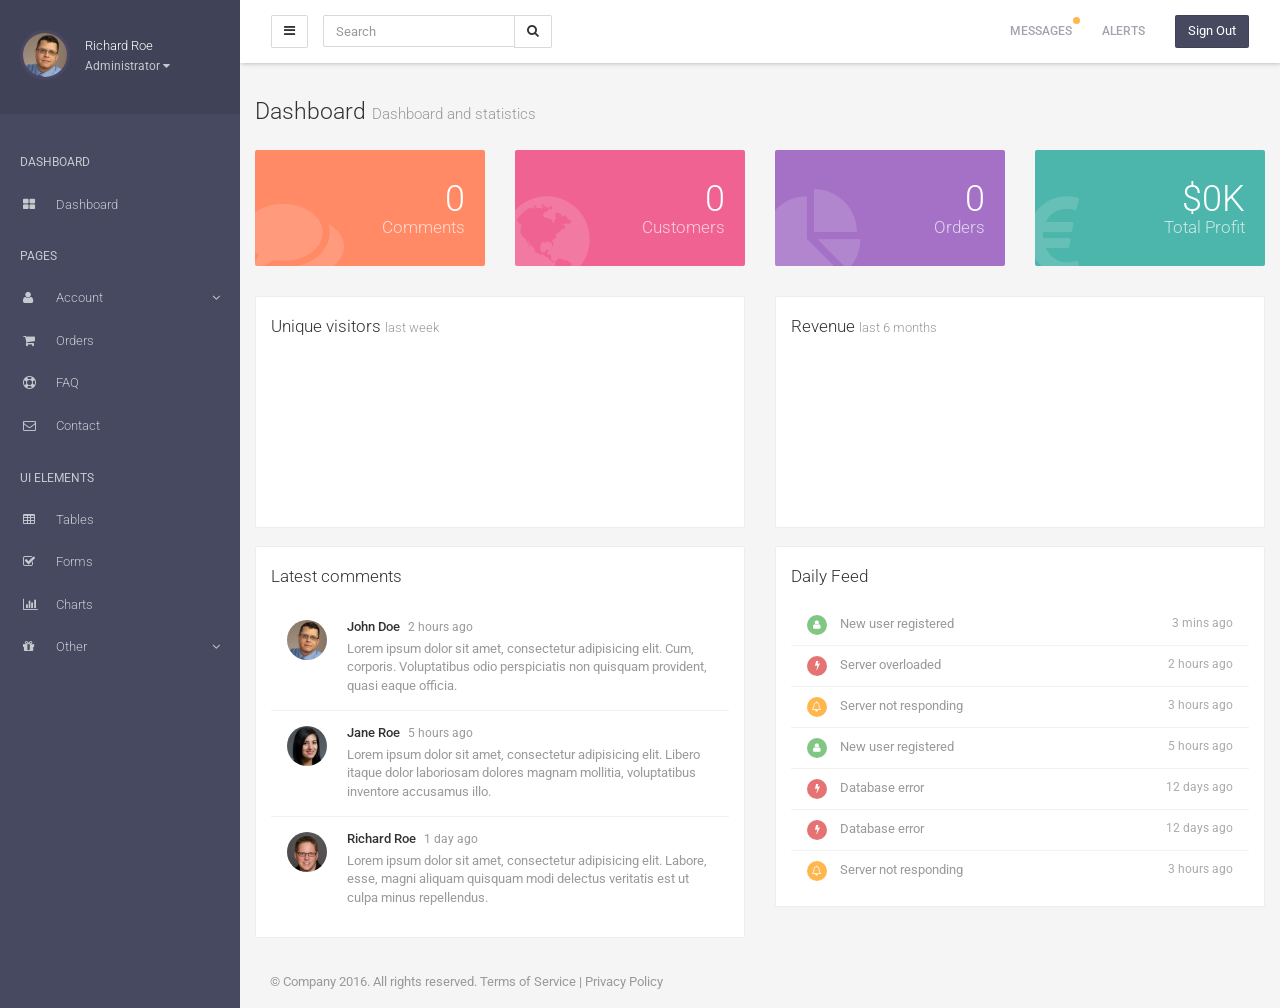
<file: admin-page/index.html>
<!DOCTYPE html>
<html lang="en">
  
<!-- Mirrored from simpleqode.com/preview/kite/index.html by HTTrack Website Copier/3.x [XR&CO'2014], Mon, 31 Oct 2016 09:06:49 GMT -->
<head>
  <meta charset="utf-8">
  <meta http-equiv="X-UA-Compatible" content="IE=edge">
  <meta name="viewport" content="width=device-width, initial-scale=1">
  <meta name="description" content="">
  <meta name="author" content="">
  <link rel="shortcut icon" href="assets/ico/favicon.ico">

  <title>Kite: Dashboard</title>

  <!-- CSS Plugins -->
  <link rel="stylesheet" href="assets/plugins/font-awesome/css/font-awesome.min.css">
  <link rel="stylesheet" href="assets/plugins/perfect-scrollbar/css/perfect-scrollbar.min.css">

  <!-- CSS Global -->
  <link href="assets/css/styles.css" rel="stylesheet">

  <!-- Google Fonts -->
  <link href='https://fonts.googleapis.com/css?family=Roboto:400,700,300,500' rel='stylesheet' type='text/css'>

  </head>

  <body>

    <div class="wrapper">

      <!-- SIDEBAR
      ================================================== -->
      <div class="sidebar">

        <!-- Close button (mobile devices) -->
        <div class="sidebar__close">
          <img src="assets/img/close.svg" alt="Close sidebar">
        </div>
        
        <!-- Sidebar user -->
        <div class="sidebar__user">

          <!-- Sidebar user avatar -->
          <div class="sidebar-user__avatar">
            <img src="assets/img/user_1.jpg" alt="...">
          </div>

          <!-- Sidebar user info -->
          <a class="sidebar-user__info">
            <h4>Richard Roe</h4>
            <p>Administrator <i class="fa fa-caret-down"></i></p>
          </a>

        </div>

        <!-- Sidebar user nav -->
        <nav class="sidebar-user__nav">
          <ul class="sidebar__nav">
            <li>
              <a href="profile.html"><i class="fa fa-user"></i> Profile</a>
            </li>
            <li>
              <a href="edit-profile.html"><i class="fa fa-edit"></i> Edit profile</a>
            </li>
            <li>
              <a href="inbox.html"><i class="fa fa-envelope-o"></i> Inbox</a>
            </li>
            <li>
              <a href="#"><i class="fa fa-sign-out"></i> Sign out</a>
            </li>
          </ul>
        </nav>

        <!-- Sidebar nav -->
        <nav>
          <ul class="sidebar__nav">
            <li class="sidebar-nav__heading">Dashboard</li>
            <li>
              <a href="index.html"><i class="fa fa-th-large"></i> Dashboard</a>
            </li>
            <li class="sidebar-nav__heading">Pages</li>
            <li class="sidebar-nav__dropdown">
              <a href="#"><i class="fa fa-user"></i> Account <i class="fa fa-angle-down"></i></a>
              <ul class="sidebar-nav__submenu">
                <li><a href="profile.html">Profile</a></li>
                <li><a href="edit-profile.html">Edit profile</a></li>
                <li><a href="inbox.html">Inbox</a></li>
                <li><a href="sign-in.html">Sign In</a></li>
                <li><a href="sign-up.html">Sign Up</a></li>
              </ul>
            </li>
            <li>
              <a href="orders.html"><i class="fa fa-shopping-cart"></i> Orders</a>
            </li>
            <li>
              <a href="faq.html"><i class="fa fa-support"></i> FAQ</a>
            </li>
            <li>
              <a href="contact.html"><i class="fa fa-envelope-o"></i> Contact</a>
            </li>
            <li class="sidebar-nav__heading">UI Elements</li>
            <li>
              <a href="ui_tables.html"><i class="fa fa-table"></i> Tables</a>
            </li>
            <li>
              <a href="ui_forms.html"><i class="fa fa-check-square-o"></i> Forms</a>
            </li>
            <li>
              <a href="ui_charts.html"><i class="fa fa-bar-chart-o"></i> Charts</a>
            </li>
            <li class="sidebar-nav__dropdown">
              <a href="#"><i class="fa fa-gift"></i> Other <i class="fa fa-angle-down"></i></a>
              <ul class="sidebar-nav__submenu">
                <li><a href="ui_alerts.html">Alerts</a></li>
                <li><a href="ui_buttons.html">Buttons</a></li>
                <li><a href="ui_pagination.html">Pagination</a></li>
                <li><a href="ui_panels.html">Panels</a></li>
                <li><a href="ui_progress-bars.html">Progress Bars</a></li>
                <li><a href="ui_tabs.html">Tabs</a></li>
                <li><a href="ui_typography.html">Typography</a></li>
              </ul>
            </li>
          </ul>
        </nav>

      </div>

      <!-- MAIN CONTENT
      ================================================== -->
      <div class="container-fluid">

        <!-- Navbar -->
        <div class="row">
          <div class="col-xs-12">

            <nav class="navbar navbar-default">
              <div class="container-fluid">
                <div class="collapse navbar-collapse" id="navbar_main">
                  
                  <a href="#" class="btn btn-default navbar-btn navbar-left" id="sidebar__toggle">
                    <i class="fa fa-bars"></i>
                  </a>

                  <form class="navbar-form navbar-left hidden-xs" role="search">
                    <div class="input-group">
                      <input type="text" class="form-control" placeholder="Search">
                      <div class="input-group-btn">
                        <button class="btn btn-default">
                          <i class="fa fa-search"></i>
                        </button>
                      </div>
                    </div>
                  </form>

                  <a href="#" class="btn btn-primary navbar-btn navbar-right">
                    Sign Out
                  </a>

                  <ul class="nav navbar-nav navbar-right">
                    <li class="dropdown">
                      <a href="#" class="dropdown-toggle" data-toggle="dropdown" role="button" aria-haspopup="true" aria-expanded="false">
                        <span class="navbar-notification"></span>
                        <span class="hidden-xs">Messages</span> <i class="fa fa-envelope visible-xs-inline-block"></i>
                      </a>
                      <div class="dropdown-menu navbar-messages">
                        <a href="#" class="navbar-messages__item">
                          <div class="navbar-messages__avatar">
                            <img src="assets/img/user_2.jpg" alt="...">
                          </div>
                          <div class="navbar-messages__body">
                            <h5 class="navbar-messages__sender">
                              Jane Roe <small>2 hours ago</small>
                            </h5>
                            <p class="navbar-messages__content">
                              Lorem ipsum dolor sit amet, consectetur adipisicing elit...
                            </p>
                          </div>
                        </a>
                        <a href="#" class="navbar-messages__item">
                          <div class="navbar-messages__avatar">
                            <img src="assets/img/user_3.jpg" alt="...">
                          </div>
                          <div class="navbar-messages__body">
                            <h5 class="navbar-messages__sender">
                              John Doe <small>1 day ago</small>
                            </h5>
                            <p class="navbar-messages__content">
                              Reprehenderit consequatur minima non nostrum aliquid, excepturi...
                            </p>
                          </div>
                        </a>
                        <a href="#" class="navbar-messages__item">
                          <div class="navbar-messages__avatar">
                            <img src="assets/img/user_4.jpg" alt="...">
                          </div>
                          <div class="navbar-messages__body">
                            <h5 class="navbar-messages__sender">
                             Mary Major <small>1 day ago</small>
                            </h5>
                            <p class="navbar-messages__content">
                              Ipsa quaerat labore blanditiis consequuntur, rerum minima, aut...
                            </p>
                          </div>
                        </a>
                        <a href="#" class="navbar-messages__view-all">
                          View All
                        </a>
                      </div>
                    </li>
                    <li class="dropdown">
                      <a href="#" class="dropdown-toggle" data-toggle="dropdown" role="button" aria-haspopup="true" aria-expanded="false">
                        <span class="navbar-notification hidden"></span>
                        <span class="hidden-xs">Alerts</span> <i class="fa fa-bell visible-xs-inline-block"></i>
                      </a>
                      <div class="dropdown-menu navbar-alerts">
                        <a href="#" class="navbar-alerts__item">
                          <span class="label label-success">
                            <i class="fa fa-user"></i>
                        </span>
                          New user registered 
                          <small>3 mins ago</small>
                        </a>
                        <a href="#" class="navbar-alerts__item">
                          <span class="label label-danger">
                            <i class="fa fa-bolt"></i>
                          </span> 
                          Server overloaded
                          <small>2 hours ago</small>
                        </a>
                        <a href="#" class="navbar-alerts__item">
                          <span class="label label-warning">
                            <i class="fa fa-bell-o"></i>
                          </span> 
                          Server not responding 
                          <small>3 hours ago</small>
                        </a>
                        <a href="#" class="navbar-alerts__item">
                          <span class="label label-success">
                            <i class="fa fa-user"></i>
                          </span> 
                          New user registered 
                          <small>5 hours ago</small>
                        </a>
                        <a href="#" class="navbar-alerts__item">
                          <span class="label label-danger">
                            <i class="fa fa-bolt"></i>
                          </span> 
                          Database error
                          <small>12 days ago</small>
                        </a>
                        <a href="#" class="navbar-alerts__view-all">
                          View All
                        </a>
                      </div>
                    </li>
                  </ul>

                </div><!-- /.navbar-collapse -->
              </div><!-- /.container-fluid -->
            </nav>
            
          </div>
        </div> <!-- / .row -->

        <div class="row">
          <div class="col-xs-12">
            
            <h3 class="page-header">
              Dashboard <small>Dashboard and statistics</small>
            </h3>

          </div>
        </div> <!-- / .row -->
        
        <!-- Dashboard: Stats -->
        <div class="row">
          <div class="col-xs-12 col-sm-3">

            <div class="dashboard-stats__item bg-orange">
              <i class="fa fa-comments"></i>
              <h3 class="dashboard-stats__title">
                <span class="count-to" data-from="0" data-to="1250">0</span> 
                <small>Comments</small>
              </h3>
            </div>
            
          </div>
          <div class="col-xs-12 col-sm-3">

            <div class="dashboard-stats__item bg-pink">
              <i class="fa fa-globe"></i>
              <h3 class="dashboard-stats__title">
                <span class="count-to" data-from="0" data-to="5411">0</span> 
                <small>Customers</small>
              </h3>
            </div>
            
          </div>
          <div class="col-xs-12 col-sm-3">

            <div class="dashboard-stats__item bg-accent">
              <i class="fa fa-pie-chart"></i>
              <h3 class="dashboard-stats__title">
                <span class="count-to" data-from="0" data-to="4151">0</span> 
                <small>Orders</small>
              </h3>
            </div>
            
          </div>
          <div class="col-xs-12 col-sm-3">

            <div class="dashboard-stats__item bg-teal">
              <i class="fa fa-eur"></i>
              <h3 class="dashboard-stats__title">
                $<span class="count-to" data-from="0" data-to="105">0</span>K 
                <small>Total profit</small>
              </h3>
            </div>
            
          </div>
        </div> <!-- / .row -->

        <div class="row">

          <!-- Dashboard: Visitors -->
          <div class="col-xs-12 col-sm-6">
            
            <div class="panel panel-default">
              <div class="panel-heading">
                <h4 class="panel-title">
                  Unique visitors <small>last week</small>
                </h4>
              </div>
              <div class="panel-body">
                <canvas class="chart chart_visitors"></canvas>
              </div>
            </div>

          </div>

          <!-- Dashboard: Revenue -->
          <div class="col-xs-12 col-sm-6">
            
            <div class="panel panel-default">
              <div class="panel-heading">
                <h4 class="panel-title">
                  Revenue <small>last 6 months</small>
                </h4>
              </div>
              <div class="panel-body">
                <canvas class="chart chart_revenue"></canvas>
              </div>
            </div>

          </div>
        </div> <!-- / .row -->

        <div class="row">
          
          <!-- Dashboard: Comments -->
          <div class="col-xs-12 col-sm-6">
            
            <div class="panel panel-default">
              <div class="panel-heading">
                <h4 class="panel-title">
                  Latest comments
                </h4>
              </div>
              <div class="panel-body">
                <div class="dashboard__comments">
                  <div class="dashboard-comments__item">
                    <div class="dashboard-comments__controls">
                      <a href="#"><i class="fa fa-share-square-o"></i></a>
                      <a href="#"><i class="fa fa-edit"></i></a>
                      <a href="#"><i class="fa fa-trash-o"></i></a>
                    </div>
                    <div class="dashboard-comments__avatar">
                      <img src="assets/img/user_1.jpg" alt="...">
                    </div>
                    <div class="dashboard-comments__body">
                      <h5 class="dashboard-comments__sender">
                        John Doe <small>2 hours ago</small>
                      </h5>
                      <div class="dashboard-comments__content">
                        Lorem ipsum dolor sit amet, consectetur adipisicing elit. Cum, corporis. Voluptatibus odio perspiciatis non quisquam provident, quasi eaque officia.
                      </div>
                    </div>
                  </div>
                  <div class="dashboard-comments__item">
                    <div class="dashboard-comments__controls">
                      <a href="#"><i class="fa fa-share-square-o"></i></a>
                      <a href="#"><i class="fa fa-edit"></i></a>
                      <a href="#"><i class="fa fa-trash-o"></i></a>
                    </div>
                    <div class="dashboard-comments__avatar">
                      <img src="assets/img/user_2.jpg" alt="...">
                    </div>
                    <div class="dashboard-comments__body">
                      <h5 class="dashboard-comments__sender">
                        Jane Roe <small>5 hours ago</small>
                      </h5>
                      <div class="dashboard-comments__content">
                        Lorem ipsum dolor sit amet, consectetur adipisicing elit. Libero itaque dolor laboriosam dolores magnam mollitia, voluptatibus inventore accusamus illo.
                      </div>
                    </div>
                  </div>
                  <div class="dashboard-comments__item">
                    <div class="dashboard-comments__controls">
                      <a href="#"><i class="fa fa-share-square-o"></i></a>
                      <a href="#"><i class="fa fa-edit"></i></a>
                      <a href="#"><i class="fa fa-trash-o"></i></a>
                    </div>
                    <div class="dashboard-comments__avatar">
                      <img src="assets/img/user_3.jpg" alt="...">
                    </div>
                    <div class="dashboard-comments__body">
                      <h5 class="dashboard-comments__sender">
                        Richard Roe <small>1 day ago</small>
                      </h5>
                      <div class="dashboard-comments__content">
                        Lorem ipsum dolor sit amet, consectetur adipisicing elit. Labore, esse, magni aliquam quisquam modi delectus veritatis est ut culpa minus repellendus.
                      </div>
                    </div>
                  </div>
                </div>
              </div>
            </div>

          </div>

          <!-- Dashboard: Feed -->
          <div class="col-xs-12 col-sm-6">
            <div class="panel panel-default">
              <div class="panel-heading">
                <h4 class="panel-title">
                  Daily Feed
                </h4>
              </div>
              <div class="panel-body">
                <div class="dashboard__feed">
                  <div class="dashboard-feed__item">
                    <span class="label label-success">
                      <i class="fa fa-user"></i>
                    </span>
                    New user registered 
                    <small>3 mins ago</small>
                  </div>
                  <div class="dashboard-feed__item">
                    <span class="label label-danger">
                      <i class="fa fa-bolt"></i>
                    </span> 
                    Server overloaded
                    <small>2 hours ago</small>
                  </div>
                  <div class="dashboard-feed__item">
                    <span class="label label-warning">
                      <i class="fa fa-bell-o"></i>
                    </span> 
                    Server not responding 
                    <small>3 hours ago</small>
                  </div>
                  <div class="dashboard-feed__item">
                    <span class="label label-success">
                      <i class="fa fa-user"></i>
                    </span> 
                    New user registered 
                    <small>5 hours ago</small>
                  </div>
                  <div class="dashboard-feed__item">
                    <span class="label label-danger">
                      <i class="fa fa-bolt"></i>
                    </span> 
                    Database error
                    <small>12 days ago</small>
                  </div>
                  <div class="dashboard-feed__item">
                    <span class="label label-danger">
                      <i class="fa fa-bolt"></i>
                    </span> 
                    Database error
                    <small>12 days ago</small>
                  </div>
                  <div class="dashboard-feed__item">
                    <span class="label label-warning">
                      <i class="fa fa-bell-o"></i>
                    </span> 
                    Server not responding 
                    <small>3 hours ago</small>
                  </div>
                </div>
              </div>
            </div>
          </div>

        </div> <!-- / .row -->

        <!-- Footer -->
        <footer class="footer">
          <div class="row">
            <div class="col-xs-12">
              
              &copy; Company 2016. All rights reserved. 
              <a href="#">Terms of Service</a> | 
              <a href="#">Privacy Policy</a>
            </div>
          </div>
        </footer>

      </div> <!-- / .container-fluid -->

    </div> <!-- / .wrapper -->


    <!-- JavaScript
    ================================================== -->
    
    <!-- JS Global -->
    <script src="https://ajax.googleapis.com/ajax/libs/jquery/1.11.3/jquery.min.js"></script>
    <script src="assets/bootstrap/js/bootstrap.min.js"></script>
    
    <!-- JS Plugins -->
    <script src="assets/plugins/chart-js/Chart.min.js"></script>
    <script src="assets/plugins/count-to/jquery.countTo.js"></script>
    <script src="assets/plugins/perfect-scrollbar/js/perfect-scrollbar.jquery.min.js"></script>
    
    <!-- JS Custom -->
    <script src="assets/js/custom.js"></script>

  </body>

<!-- Mirrored from simpleqode.com/preview/kite/index.html by HTTrack Website Copier/3.x [XR&CO'2014], Mon, 31 Oct 2016 09:06:54 GMT -->
</html>
</file>
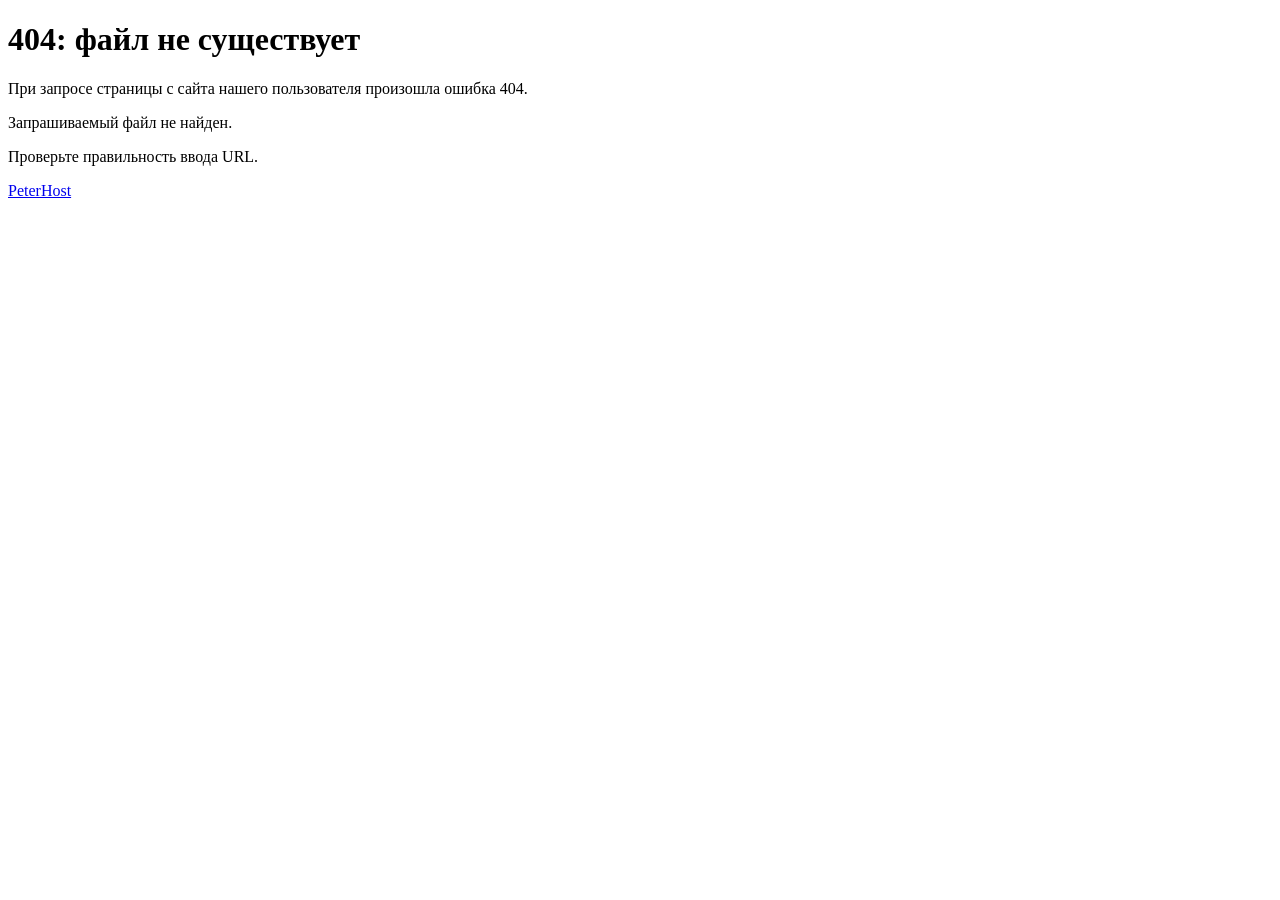
<file: admin-page/options.time.format is deprecated and replaced by options.time.parser. See http_/nnnick.github.io/Chart.js/docs-v2/index.html>
<!DOCTYPE html>
<html>
    <head>
        <title>
            
            
            
            
                Ошибка 404: файл не существует
            
            
            
            
            
            
        </title>
        <meta charset='utf-8' />
        
        <link rel="stylesheet" href="http://peterhost.ru/css/reset.css" media="screen" />
        <link rel="stylesheet" href="http://peterhost.ru/css/styles.css" media="screen" />
        <link rel="stylesheet" href="http://peterhost.ru/css/error.css" media="screen" />
    </head>
    <body>
        <div id="content">

            

            

            

            
                <h1>404: файл не существует</h1>
                <p>При запросе страницы с сайта нашего пользователя произошла ошибка 404.</p>
                <p>Запрашиваемый файл не найден.</p>
                <p>Проверьте правильность ввода URL.</p>
            

            

            

            

            

            

            <p id="return">
                <a href="http://peterhost.ru/">PeterHost</a>
            </p>
        </div>
    </body>
</html>
</file>
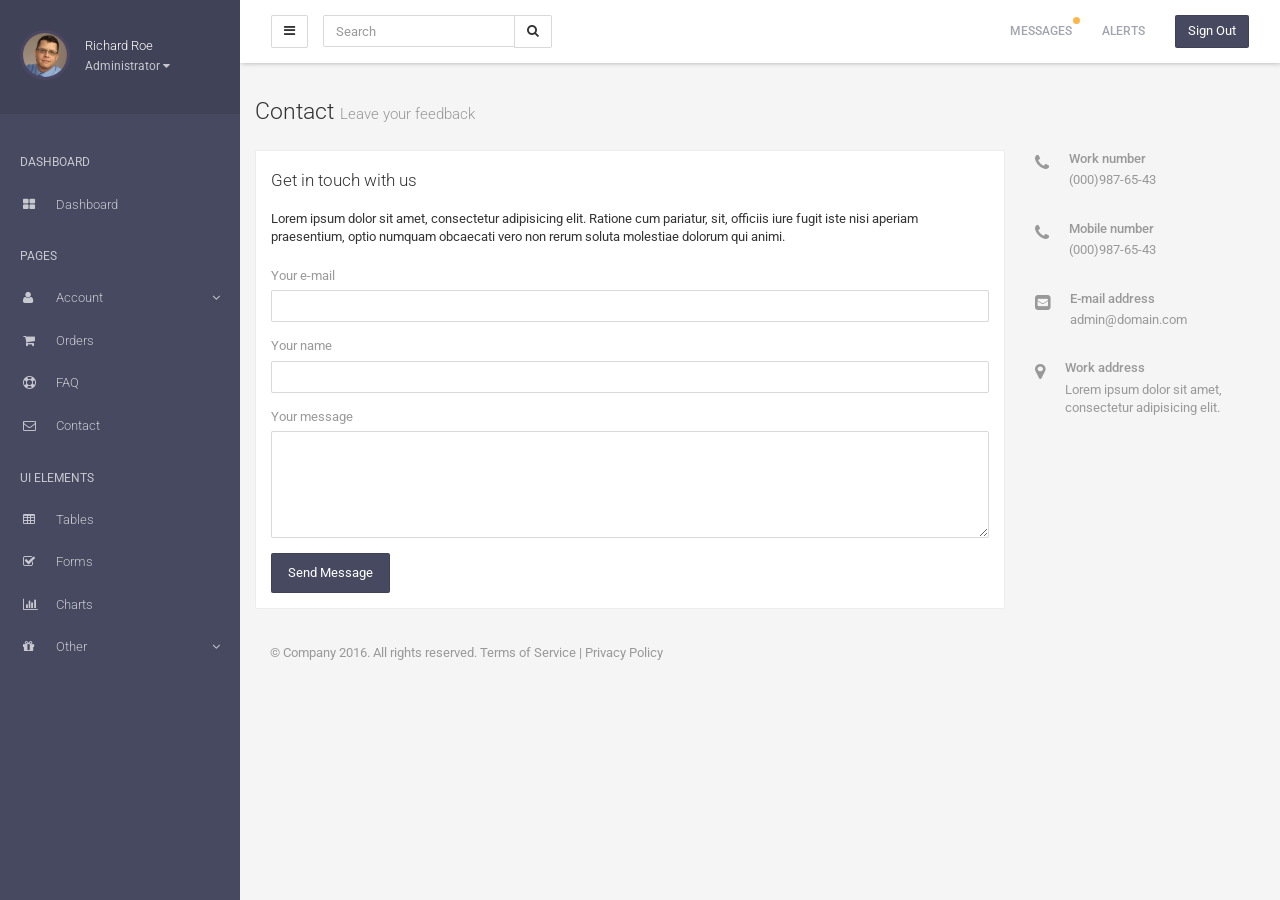
<file: admin-page/contact.html>
<!DOCTYPE html>
<html lang="en">
  
<!-- Mirrored from simpleqode.com/preview/kite/contact.html by HTTrack Website Copier/3.x [XR&CO'2014], Mon, 31 Oct 2016 09:06:54 GMT -->
<head>
    <meta charset="utf-8">
    <meta http-equiv="X-UA-Compatible" content="IE=edge">
    <meta name="viewport" content="width=device-width, initial-scale=1">
    <meta name="description" content="">
    <meta name="author" content="">
    <link rel="shortcut icon" href="assets/ico/favicon.ico">

    <title>Kite: Contact</title>

    <!-- CSS Plugins -->
    <link rel="stylesheet" href="assets/plugins/smart-alerts/jquery.smartAlerts.css">
    <link rel="stylesheet" href="assets/plugins/font-awesome/css/font-awesome.min.css">
    <link rel="stylesheet" href="assets/plugins/perfect-scrollbar/css/perfect-scrollbar.min.css">

    <!-- CSS Global -->
    <link href="assets/css/styles.css" rel="stylesheet">

    <!-- Google Fonts -->
    <link href='https://fonts.googleapis.com/css?family=Roboto:400,700,300,500' rel='stylesheet' type='text/css'>

  </head>

  <body>

    <div class="wrapper">

      <!-- SIDEBAR
      ================================================== -->
      <div class="sidebar">

        <!-- Close button (mobile devices) -->
        <div class="sidebar__close">
          <img src="assets/img/close.svg" alt="Close sidebar">
        </div>
        
        <!-- Sidebar user -->
        <div class="sidebar__user">

          <!-- Sidebar user avatar -->
          <div class="sidebar-user__avatar">
            <img src="assets/img/user_1.jpg" alt="...">
          </div>

          <!-- Sidebar user info -->
          <a class="sidebar-user__info">
            <h4>Richard Roe</h4>
            <p>Administrator <i class="fa fa-caret-down"></i></p>
          </a>

        </div>

        <!-- Sidebar user nav -->
        <nav class="sidebar-user__nav">
          <ul class="sidebar__nav">
            <li>
              <a href="profile.html"><i class="fa fa-user"></i> Profile</a>
            </li>
            <li>
              <a href="edit-profile.html"><i class="fa fa-edit"></i> Edit profile</a>
            </li>
            <li>
              <a href="inbox.html"><i class="fa fa-envelope-o"></i> Inbox</a>
            </li>
            <li>
              <a href="#"><i class="fa fa-sign-out"></i> Sign out</a>
            </li>
          </ul>
        </nav>

        <!-- Sidebar nav -->
        <nav>
          <ul class="sidebar__nav">
            <li class="sidebar-nav__heading">Dashboard</li>
            <li>
              <a href="index.html"><i class="fa fa-th-large"></i> Dashboard</a>
            </li>
            <li class="sidebar-nav__heading">Pages</li>
            <li class="sidebar-nav__dropdown">
              <a href="#"><i class="fa fa-user"></i> Account <i class="fa fa-angle-down"></i></a>
              <ul class="sidebar-nav__submenu">
                <li><a href="profile.html">Profile</a></li>
                <li><a href="edit-profile.html">Edit profile</a></li>
                <li><a href="inbox.html">Inbox</a></li>
                <li><a href="sign-in.html">Sign In</a></li>
                <li><a href="sign-up.html">Sign Up</a></li>
              </ul>
            </li>
            <li>
              <a href="orders.html"><i class="fa fa-shopping-cart"></i> Orders</a>
            </li>
            <li>
              <a href="faq.html"><i class="fa fa-support"></i> FAQ</a>
            </li>
            <li>
              <a href="contact.html"><i class="fa fa-envelope-o"></i> Contact</a>
            </li>
            <li class="sidebar-nav__heading">UI Elements</li>
            <li>
              <a href="ui_tables.html"><i class="fa fa-table"></i> Tables</a>
            </li>
            <li>
              <a href="ui_forms.html"><i class="fa fa-check-square-o"></i> Forms</a>
            </li>
            <li>
              <a href="ui_charts.html"><i class="fa fa-bar-chart-o"></i> Charts</a>
            </li>
            <li class="sidebar-nav__dropdown">
              <a href="#"><i class="fa fa-gift"></i> Other <i class="fa fa-angle-down"></i></a>
              <ul class="sidebar-nav__submenu">
                <li><a href="ui_alerts.html">Alerts</a></li>
                <li><a href="ui_buttons.html">Buttons</a></li>
                <li><a href="ui_pagination.html">Pagination</a></li>
                <li><a href="ui_panels.html">Panels</a></li>
                <li><a href="ui_progress-bars.html">Progress Bars</a></li>
                <li><a href="ui_tabs.html">Tabs</a></li>
                <li><a href="ui_typography.html">Typography</a></li>
              </ul>
            </li>
          </ul>
        </nav>

      </div>

      <!-- MAIN CONTENT
      ================================================== -->
      <div class="container-fluid">

        <!-- Navbar -->
        <div class="row">
          <div class="col-xs-12">

            <nav class="navbar navbar-default">
              <div class="container-fluid">
                <div class="collapse navbar-collapse" id="navbar_main">
                  
                  <a href="#" class="btn btn-default navbar-btn navbar-left" id="sidebar__toggle">
                    <i class="fa fa-bars"></i>
                  </a>

                  <form class="navbar-form navbar-left hidden-xs" role="search">
                    <div class="input-group">
                      <input type="text" class="form-control" placeholder="Search">
                      <div class="input-group-btn">
                        <button class="btn btn-default">
                          <i class="fa fa-search"></i>
                        </button>
                      </div>
                    </div>
                  </form>

                  <a href="#" class="btn btn-primary navbar-btn navbar-right">
                    Sign Out
                  </a>

                  <ul class="nav navbar-nav navbar-right">
                    <li class="dropdown">
                      <a href="#" class="dropdown-toggle" data-toggle="dropdown" role="button" aria-haspopup="true" aria-expanded="false">
                        <span class="navbar-notification"></span>
                        <span class="hidden-xs">Messages</span> <i class="fa fa-envelope visible-xs-inline-block"></i>
                      </a>
                      <div class="dropdown-menu navbar-messages">
                        <a href="#" class="navbar-messages__item">
                          <div class="navbar-messages__avatar">
                            <img src="assets/img/user_2.jpg" alt="...">
                          </div>
                          <div class="navbar-messages__body">
                            <h5 class="navbar-messages__sender">
                              Jane Roe <small>2 hours ago</small>
                            </h5>
                            <p class="navbar-messages__content">
                              Lorem ipsum dolor sit amet, consectetur adipisicing elit...
                            </p>
                          </div>
                        </a>
                        <a href="#" class="navbar-messages__item">
                          <div class="navbar-messages__avatar">
                            <img src="assets/img/user_3.jpg" alt="...">
                          </div>
                          <div class="navbar-messages__body">
                            <h5 class="navbar-messages__sender">
                              John Doe <small>1 day ago</small>
                            </h5>
                            <p class="navbar-messages__content">
                              Reprehenderit consequatur minima non nostrum aliquid, excepturi...
                            </p>
                          </div>
                        </a>
                        <a href="#" class="navbar-messages__item">
                          <div class="navbar-messages__avatar">
                            <img src="assets/img/user_4.jpg" alt="...">
                          </div>
                          <div class="navbar-messages__body">
                            <h5 class="navbar-messages__sender">
                             Mary Major <small>1 day ago</small>
                            </h5>
                            <p class="navbar-messages__content">
                              Ipsa quaerat labore blanditiis consequuntur, rerum minima, aut...
                            </p>
                          </div>
                        </a>
                        <a href="#" class="navbar-messages__view-all">
                          View All
                        </a>
                      </div>
                    </li>
                    <li class="dropdown">
                      <a href="#" class="dropdown-toggle" data-toggle="dropdown" role="button" aria-haspopup="true" aria-expanded="false">
                        <span class="navbar-notification hidden"></span>
                        <span class="hidden-xs">Alerts</span> <i class="fa fa-bell visible-xs-inline-block"></i>
                      </a>
                      <div class="dropdown-menu navbar-alerts">
                        <a href="#" class="navbar-alerts__item">
                          <span class="label label-success">
                            <i class="fa fa-user"></i>
                        </span>
                          New user registered 
                          <small>3 mins ago</small>
                        </a>
                        <a href="#" class="navbar-alerts__item">
                          <span class="label label-danger">
                            <i class="fa fa-bolt"></i>
                          </span> 
                          Server overloaded
                          <small>2 hours ago</small>
                        </a>
                        <a href="#" class="navbar-alerts__item">
                          <span class="label label-warning">
                            <i class="fa fa-bell-o"></i>
                          </span> 
                          Server not responding 
                          <small>3 hours ago</small>
                        </a>
                        <a href="#" class="navbar-alerts__item">
                          <span class="label label-success">
                            <i class="fa fa-user"></i>
                          </span> 
                          New user registered 
                          <small>5 hours ago</small>
                        </a>
                        <a href="#" class="navbar-alerts__item">
                          <span class="label label-danger">
                            <i class="fa fa-bolt"></i>
                          </span> 
                          Database error
                          <small>12 days ago</small>
                        </a>
                        <a href="#" class="navbar-alerts__view-all">
                          View All
                        </a>
                      </div>
                    </li>
                  </ul>

                </div><!-- /.navbar-collapse -->
              </div><!-- /.container-fluid -->
            </nav>
            
          </div>
        </div> <!-- / .row -->

        <div class="row">
          <div class="col-xs-12">
            
            <h3 class="page-header">
              Contact <small>Leave your feedback</small>
            </h3>

          </div>
        </div> <!-- / .row -->
        <div class="row">
          <div class="col-sm-9">
            
            <!-- Contact form -->
            <div class="panel panel-default">
              <div class="panel-heading">
                <h3 class="panel-title">
                  Get in touch with us
                </h3>
              </div>
              <div class="panel-body">
                <p class="contact__desc">
                  Lorem ipsum dolor sit amet, consectetur adipisicing elit. Ratione cum pariatur, sit, officiis iure fugit iste nisi aperiam praesentium, optio numquam obcaecati vero non rerum soluta molestiae dolorum qui animi.
                </p>

                <!-- Alert message -->
                <div class="alert hidden" id="form_message" role="alert"></div>

                <!-- Please carefully read the README.txt file in order to setup
                     the PHP contact form properly -->
                <form id="form_sendemail">
                  <div class="form-group">
                    <label for="email">Your e-mail</label>
                    <input type="email" name="email" class="form-control" id="email" data-original-title="" title="">
                    <p class="help-block"></p>
                  </div>
                  <div class="form-group">
                    <label for="name">Your name</label>
                    <input type="text" name="name" class="form-control" id="name" data-original-title="" title="">
                    <p class="help-block"></p>
                  </div>   
                  <div class="form-group">
                    <label for="message">Your message</label>
                    <textarea name="message" class="form-control" rows="5" id="message" ></textarea>
                    <p class="help-block"></p>
                  </div>
                  <!-- reCAPTCHA -->
                  <div class="form-group" id="form-captcha">
                    
                    <div class="g-recaptcha" data-sitekey="6LcFnvsSAAAAAAm2DpxPr9hew9OpRr1Vc7-szm-a"></div>
                    <p class="help-block"></p>
                  </div>
                  <!-- /reCAPTCHA -->
                  <button type="submit" class="btn btn-lg btn-primary">Send Message</button>
                </form>
              </div>
            </div>

          </div>
          <div class="col-sm-3">
            
            <!-- Contact info -->
            <div class="contact__contact-info">
              <div class="contact__contact-info-item">
                <div class="contact__contact-info-icon">
                  <i class="fa fa-phone"></i>
                </div>
                <div class="contact__contact-info-body">
                  <h5 class="contact__contact-info-heading">Work number</h5>
                  (000)987-65-43
                </div>
              </div>
              <div class="contact__contact-info-item">
                <div class="contact__contact-info-icon">
                  <i class="fa fa-phone"></i>
                </div>
                <div class="contact__contact-info-body">
                  <h5 class="contact__contact-info-heading">Mobile number</h5>
                  (000)987-65-43
                </div>
              </div>
              <div class="contact__contact-info-item">
                <div class="contact__contact-info-icon">
                  <i class="fa fa-envelope-square"></i>
                </div>
                <div class="contact__contact-info-body">
                  <h5 class="contact__contact-info-heading">E-mail address</h5>
                  <a href="mailto:admin@domain.com">admin@domain.com</a>
                </div>
              </div>
              <div class="contact__contact-info-item">
                <div class="contact__contact-info-icon">
                  <i class="fa fa-map-marker"></i>
                </div>
                <div class="contact__contact-info-body">
                  <h5 class="contact__contact-info-heading">Work address</h5>
                  Lorem ipsum dolor sit amet, consectetur adipisicing elit.
                </div>
              </div>
            </div>

          </div>
        </div> <!-- / .row -->
        

        <!-- Footer -->
        <footer class="footer">
          <div class="row">
            <div class="col-xs-12">
              
              &copy; Company 2016. All rights reserved. 
              <a href="#">Terms of Service</a> | 
              <a href="#">Privacy Policy</a>
            </div>
          </div>
        </footer>

      </div> <!-- / .container-fluid -->

    </div> <!-- / .wrapper -->


    <!-- JavaScript
    ================================================== -->
    
    <!-- JS Global -->
    <script src="https://ajax.googleapis.com/ajax/libs/jquery/1.11.3/jquery.min.js"></script>
    <script src="assets/bootstrap/js/bootstrap.min.js"></script>
    <script src='https://www.google.com/recaptcha/api.js'></script>
    
    <!-- JS Plugins -->
    <script src="assets/plugins/perfect-scrollbar/js/perfect-scrollbar.jquery.min.js"></script>
    
    <!-- JS Custom -->
    <script src="assets/js/custom.js"></script>

  </body>

<!-- Mirrored from simpleqode.com/preview/kite/contact.html by HTTrack Website Copier/3.x [XR&CO'2014], Mon, 31 Oct 2016 09:06:56 GMT -->
</html>
</file>
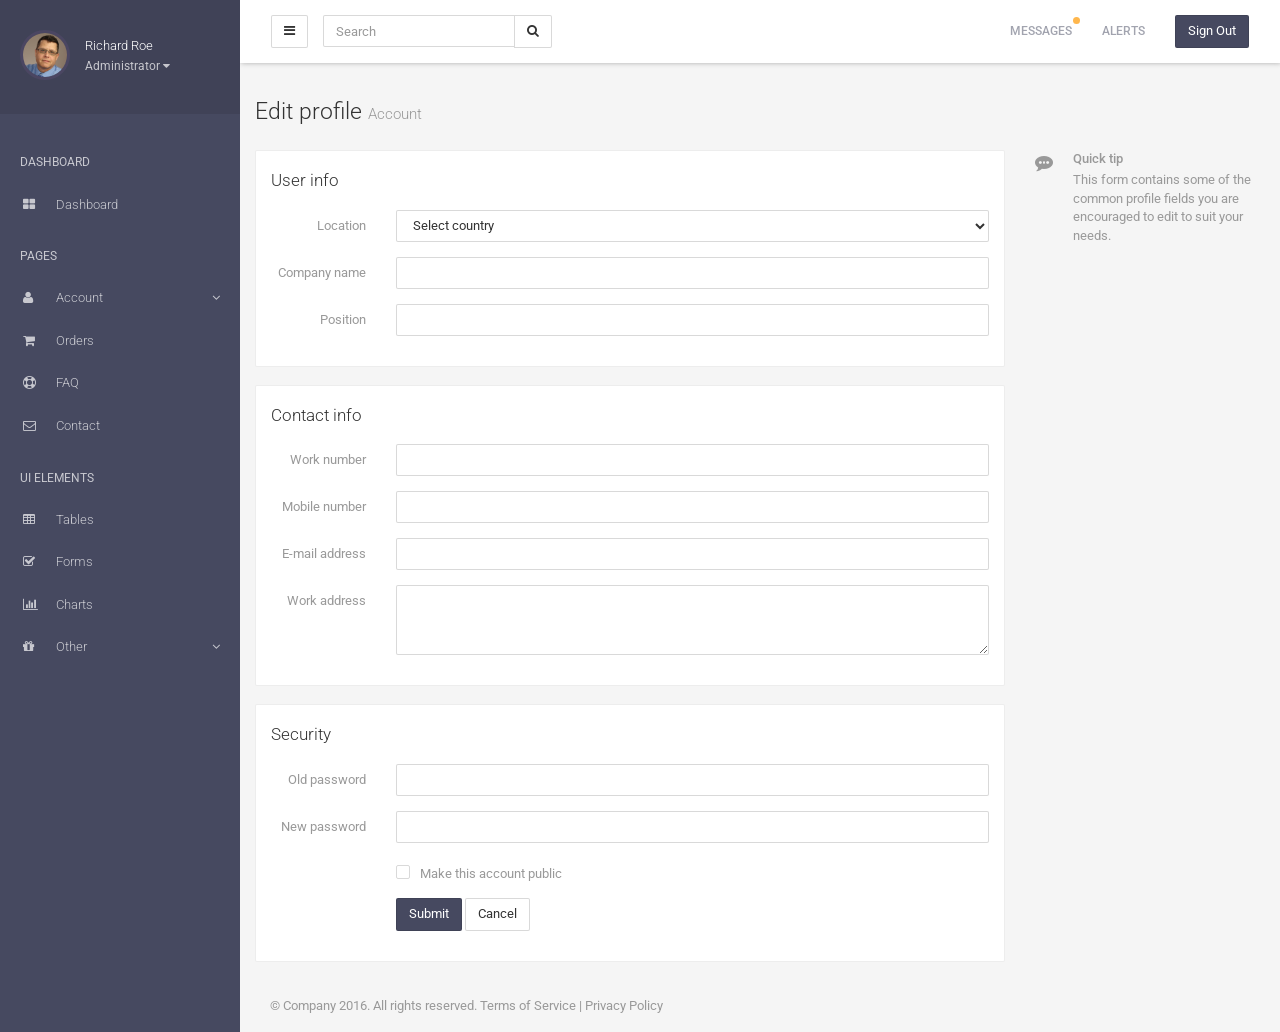
<file: admin-page/edit-profile.html>
<!DOCTYPE html>
<html lang="en">
  
<!-- Mirrored from simpleqode.com/preview/kite/edit-profile.html by HTTrack Website Copier/3.x [XR&CO'2014], Mon, 31 Oct 2016 09:06:49 GMT -->
<head>
    <meta charset="utf-8">
    <meta http-equiv="X-UA-Compatible" content="IE=edge">
    <meta name="viewport" content="width=device-width, initial-scale=1">
    <meta name="description" content="">
    <meta name="author" content="">
    <link rel="shortcut icon" href="assets/ico/favicon.ico">

    <title>Kite: Edit profile</title>

    <!-- CSS Plugins -->
    <link rel="stylesheet" href="assets/plugins/font-awesome/css/font-awesome.min.css">
    <link rel="stylesheet" href="assets/plugins/perfect-scrollbar/css/perfect-scrollbar.min.css">

    <!-- CSS Global -->
    <link href="assets/css/styles.css" rel="stylesheet">

    <!-- Google Fonts -->
    <link href='https://fonts.googleapis.com/css?family=Roboto:400,700,300,500' rel='stylesheet' type='text/css'>

  </head>

  <body>

    <div class="wrapper">

      <!-- SIDEBAR
      ================================================== -->
      <div class="sidebar">

        <!-- Close button (mobile devices) -->
        <div class="sidebar__close">
          <img src="assets/img/close.svg" alt="Close sidebar">
        </div>
        
        <!-- Sidebar user -->
        <div class="sidebar__user">

          <!-- Sidebar user avatar -->
          <div class="sidebar-user__avatar">
            <img src="assets/img/user_1.jpg" alt="...">
          </div>

          <!-- Sidebar user info -->
          <a class="sidebar-user__info">
            <h4>Richard Roe</h4>
            <p>Administrator <i class="fa fa-caret-down"></i></p>
          </a>

        </div>

        <!-- Sidebar user nav -->
        <nav class="sidebar-user__nav">
          <ul class="sidebar__nav">
            <li>
              <a href="profile.html"><i class="fa fa-user"></i> Profile</a>
            </li>
            <li>
              <a href="edit-profile.html"><i class="fa fa-edit"></i> Edit profile</a>
            </li>
            <li>
              <a href="inbox.html"><i class="fa fa-envelope-o"></i> Inbox</a>
            </li>
            <li>
              <a href="#"><i class="fa fa-sign-out"></i> Sign out</a>
            </li>
          </ul>
        </nav>

        <!-- Sidebar nav -->
        <nav>
          <ul class="sidebar__nav">
            <li class="sidebar-nav__heading">Dashboard</li>
            <li>
              <a href="index.html"><i class="fa fa-th-large"></i> Dashboard</a>
            </li>
            <li class="sidebar-nav__heading">Pages</li>
            <li class="sidebar-nav__dropdown">
              <a href="#"><i class="fa fa-user"></i> Account <i class="fa fa-angle-down"></i></a>
              <ul class="sidebar-nav__submenu">
                <li><a href="profile.html">Profile</a></li>
                <li><a href="edit-profile.html">Edit profile</a></li>
                <li><a href="inbox.html">Inbox</a></li>
                <li><a href="sign-in.html">Sign In</a></li>
                <li><a href="sign-up.html">Sign Up</a></li>
              </ul>
            </li>
            <li>
              <a href="orders.html"><i class="fa fa-shopping-cart"></i> Orders</a>
            </li>
            <li>
              <a href="faq.html"><i class="fa fa-support"></i> FAQ</a>
            </li>
            <li>
              <a href="contact.html"><i class="fa fa-envelope-o"></i> Contact</a>
            </li>
            <li class="sidebar-nav__heading">UI Elements</li>
            <li>
              <a href="ui_tables.html"><i class="fa fa-table"></i> Tables</a>
            </li>
            <li>
              <a href="ui_forms.html"><i class="fa fa-check-square-o"></i> Forms</a>
            </li>
            <li>
              <a href="ui_charts.html"><i class="fa fa-bar-chart-o"></i> Charts</a>
            </li>
            <li class="sidebar-nav__dropdown">
              <a href="#"><i class="fa fa-gift"></i> Other <i class="fa fa-angle-down"></i></a>
              <ul class="sidebar-nav__submenu">
                <li><a href="ui_alerts.html">Alerts</a></li>
                <li><a href="ui_buttons.html">Buttons</a></li>
                <li><a href="ui_pagination.html">Pagination</a></li>
                <li><a href="ui_panels.html">Panels</a></li>
                <li><a href="ui_progress-bars.html">Progress Bars</a></li>
                <li><a href="ui_tabs.html">Tabs</a></li>
                <li><a href="ui_typography.html">Typography</a></li>
              </ul>
            </li>
          </ul>
        </nav>

      </div>

      <!-- MAIN CONTENT
      ================================================== -->
      <div class="container-fluid">

        <!-- Navbar -->
        <div class="row">
          <div class="col-xs-12">

            <nav class="navbar navbar-default">
              <div class="container-fluid">
                <div class="collapse navbar-collapse" id="navbar_main">
                  
                  <a href="#" class="btn btn-default navbar-btn navbar-left" id="sidebar__toggle">
                    <i class="fa fa-bars"></i>
                  </a>

                  <form class="navbar-form navbar-left hidden-xs" role="search">
                    <div class="input-group">
                      <input type="text" class="form-control" placeholder="Search">
                      <div class="input-group-btn">
                        <button class="btn btn-default">
                          <i class="fa fa-search"></i>
                        </button>
                      </div>
                    </div>
                  </form>

                  <a href="#" class="btn btn-primary navbar-btn navbar-right">
                    Sign Out
                  </a>

                  <ul class="nav navbar-nav navbar-right">
                    <li class="dropdown">
                      <a href="#" class="dropdown-toggle" data-toggle="dropdown" role="button" aria-haspopup="true" aria-expanded="false">
                        <span class="navbar-notification"></span>
                        <span class="hidden-xs">Messages</span> <i class="fa fa-envelope visible-xs-inline-block"></i>
                      </a>
                      <div class="dropdown-menu navbar-messages">
                        <a href="#" class="navbar-messages__item">
                          <div class="navbar-messages__avatar">
                            <img src="assets/img/user_2.jpg" alt="...">
                          </div>
                          <div class="navbar-messages__body">
                            <h5 class="navbar-messages__sender">
                              Jane Roe <small>2 hours ago</small>
                            </h5>
                            <p class="navbar-messages__content">
                              Lorem ipsum dolor sit amet, consectetur adipisicing elit...
                            </p>
                          </div>
                        </a>
                        <a href="#" class="navbar-messages__item">
                          <div class="navbar-messages__avatar">
                            <img src="assets/img/user_3.jpg" alt="...">
                          </div>
                          <div class="navbar-messages__body">
                            <h5 class="navbar-messages__sender">
                              John Doe <small>1 day ago</small>
                            </h5>
                            <p class="navbar-messages__content">
                              Reprehenderit consequatur minima non nostrum aliquid, excepturi...
                            </p>
                          </div>
                        </a>
                        <a href="#" class="navbar-messages__item">
                          <div class="navbar-messages__avatar">
                            <img src="assets/img/user_4.jpg" alt="...">
                          </div>
                          <div class="navbar-messages__body">
                            <h5 class="navbar-messages__sender">
                             Mary Major <small>1 day ago</small>
                            </h5>
                            <p class="navbar-messages__content">
                              Ipsa quaerat labore blanditiis consequuntur, rerum minima, aut...
                            </p>
                          </div>
                        </a>
                        <a href="#" class="navbar-messages__view-all">
                          View All
                        </a>
                      </div>
                    </li>
                    <li class="dropdown">
                      <a href="#" class="dropdown-toggle" data-toggle="dropdown" role="button" aria-haspopup="true" aria-expanded="false">
                        <span class="navbar-notification hidden"></span>
                        <span class="hidden-xs">Alerts</span> <i class="fa fa-bell visible-xs-inline-block"></i>
                      </a>
                      <div class="dropdown-menu navbar-alerts">
                        <a href="#" class="navbar-alerts__item">
                          <span class="label label-success">
                            <i class="fa fa-user"></i>
                        </span>
                          New user registered 
                          <small>3 mins ago</small>
                        </a>
                        <a href="#" class="navbar-alerts__item">
                          <span class="label label-danger">
                            <i class="fa fa-bolt"></i>
                          </span> 
                          Server overloaded
                          <small>2 hours ago</small>
                        </a>
                        <a href="#" class="navbar-alerts__item">
                          <span class="label label-warning">
                            <i class="fa fa-bell-o"></i>
                          </span> 
                          Server not responding 
                          <small>3 hours ago</small>
                        </a>
                        <a href="#" class="navbar-alerts__item">
                          <span class="label label-success">
                            <i class="fa fa-user"></i>
                          </span> 
                          New user registered 
                          <small>5 hours ago</small>
                        </a>
                        <a href="#" class="navbar-alerts__item">
                          <span class="label label-danger">
                            <i class="fa fa-bolt"></i>
                          </span> 
                          Database error
                          <small>12 days ago</small>
                        </a>
                        <a href="#" class="navbar-alerts__view-all">
                          View All
                        </a>
                      </div>
                    </li>
                  </ul>

                </div><!-- /.navbar-collapse -->
              </div><!-- /.container-fluid -->
            </nav>
            
          </div>
        </div> <!-- / .row -->

        <div class="row">
          <div class="col-xs-12">
            
            <h3 class="page-header">
              Edit profile <small>Account</small>
            </h3>

          </div>
        </div> <!-- / .row -->

        <div class="row">
          <div class="col-xs-12 col-sm-9">
            
            <form class="form-horizontal">

              <div class="panel panel-default">
                <div class="panel-heading">
                <h4 class="panel-title">User info</h4>
                </div>
                <div class="panel-body">
                  <div class="form-group">
                    <label class="col-sm-2 control-label">Location</label>
                    <div class="col-sm-10">
                      <select class="form-control">
                        <option selected>Select country</option>
                        <option>Belgium</option>
                        <option>Canada</option>
                        <option>Denmark</option>
                        <option>Estonia</option>
                        <option>France</option>
                      </select>
                    </div>
                  </div>
                  <div class="form-group">
                    <label class="col-sm-2 control-label">Company name</label>
                    <div class="col-sm-10">
                      <input type="text" class="form-control">
                    </div>
                  </div>
                  <div class="form-group">
                    <label class="col-sm-2 control-label">Position</label>
                    <div class="col-sm-10">
                      <input type="text" class="form-control">
                    </div>
                  </div>
                </div>
              </div>

              <div class="panel panel-default">
                <div class="panel-heading">
                <h4 class="panel-title">Contact info</h4>
                </div>
                <div class="panel-body">
                  <div class="form-group">
                    <label class="col-sm-2 control-label">Work number</label>
                    <div class="col-sm-10">
                      <input type="tel" class="form-control">
                    </div>
                  </div>
                  <div class="form-group">
                    <label class="col-sm-2 control-label">Mobile number</label>
                    <div class="col-sm-10">
                      <input type="tel" class="form-control">
                    </div>
                  </div>
                  <div class="form-group">
                    <label class="col-sm-2 control-label">E-mail address</label>
                    <div class="col-sm-10">
                      <input type="email" class="form-control">
                    </div>
                  </div>
                  <div class="form-group">
                    <label class="col-sm-2 control-label">Work address</label>
                    <div class="col-sm-10">
                      <textarea rows="3" class="form-control"></textarea>
                    </div>
                  </div>
                </div>
              </div>

              <div class="panel panel-default">
                <div class="panel-heading">
                <h4 class="panel-title">Security</h4>
                </div>
                <div class="panel-body">
                  <div class="form-group">
                    <label class="col-sm-2 control-label">Old password</label>
                    <div class="col-sm-10">
                      <input type="password" class="form-control">
                    </div>
                  </div>
                  <div class="form-group">
                    <label class="col-sm-2 control-label">New password</label>
                    <div class="col-sm-10">
                      <input type="password" class="form-control">
                    </div>
                  </div>
                  <div class="form-group">
                    <div class="col-sm-10 col-sm-offset-2">
                      <div class="checkbox">
                        <input type="checkbox" id="checkbox_1">
                        <label for="checkbox_1">Make this account public</label>
                      </div>
                    </div>
                  </div>
                  <div class="form-group">
                    <div class="col-sm-10 col-sm-offset-2">
                      <button type="submit" class="btn btn-primary">Submit</button>
                      <button type="reset" class="btn btn-default">Cancel</button>
                    </div>
                  </div>
                </div>
              </div>

            </form>

          </div>
          <div class="col-xs-12 col-sm-3">
            
            <div class="profile__contact-info">
              <div class="profile__contact-info-item">
                <div class="profile__contact-info-icon">
                  <i class="fa fa-commenting"></i>
                </div>
                <div class="profile__contact-info-body">
                  <h5 class="profile__contact-info-heading">
                    Quick tip
                  </h5>
                  This form contains some of the common profile fields you are encouraged to edit to suit your needs.
                </div>
              </div>
            </div>

          </div>
        </div> <!-- / .row -->
        

        <!-- Footer -->
        <footer class="footer">
          <div class="row">
            <div class="col-xs-12">
              
              &copy; Company 2016. All rights reserved. 
              <a href="#">Terms of Service</a> | 
              <a href="#">Privacy Policy</a>
            </div>
          </div>
        </footer>

      </div> <!-- / .container-fluid -->

    </div> <!-- / .wrapper -->


    <!-- JavaScript
    ================================================== -->
    
    <!-- JS Global -->
    <script src="https://ajax.googleapis.com/ajax/libs/jquery/1.11.3/jquery.min.js"></script>
    <script src="assets/bootstrap/js/bootstrap.min.js"></script>
    
    <!-- JS Plugins -->
    <script src="assets/plugins/perfect-scrollbar/js/perfect-scrollbar.jquery.min.js"></script>
    
    <!-- JS Custom -->
    <script src="assets/js/custom.js"></script>

  </body>

<!-- Mirrored from simpleqode.com/preview/kite/edit-profile.html by HTTrack Website Copier/3.x [XR&CO'2014], Mon, 31 Oct 2016 09:06:49 GMT -->
</html>
</file>
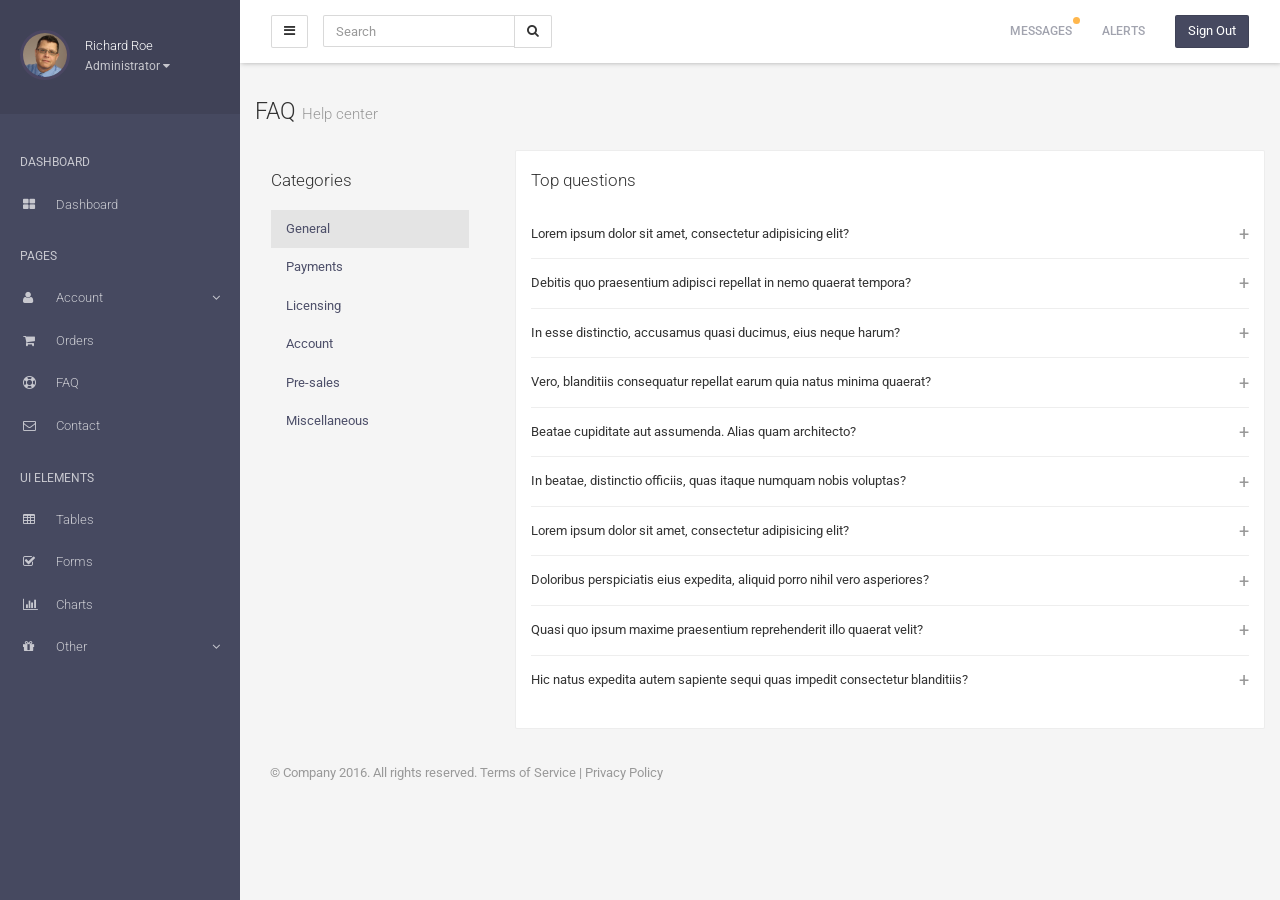
<file: admin-page/faq.html>
<!DOCTYPE html>
<html lang="en">
  
<!-- Mirrored from simpleqode.com/preview/kite/faq.html by HTTrack Website Copier/3.x [XR&CO'2014], Mon, 31 Oct 2016 09:06:54 GMT -->
<head>
    <meta charset="utf-8">
    <meta http-equiv="X-UA-Compatible" content="IE=edge">
    <meta name="viewport" content="width=device-width, initial-scale=1">
    <meta name="description" content="">
    <meta name="author" content="">
    <link rel="shortcut icon" href="assets/ico/favicon.ico">

    <title>Kite: FAQ</title>

    <!-- CSS Plugins -->
    <link rel="stylesheet" href="assets/plugins/font-awesome/css/font-awesome.min.css">
    <link rel="stylesheet" href="assets/plugins/perfect-scrollbar/css/perfect-scrollbar.min.css">

    <!-- CSS Global -->
    <link href="assets/css/styles.css" rel="stylesheet">

    <!-- Google Fonts -->
    <link href='https://fonts.googleapis.com/css?family=Roboto:400,700,300,500' rel='stylesheet' type='text/css'>

  </head>

  <body>

    <div class="wrapper">

      <!-- SIDEBAR
      ================================================== -->
      <div class="sidebar">

        <!-- Close button (mobile devices) -->
        <div class="sidebar__close">
          <img src="assets/img/close.svg" alt="Close sidebar">
        </div>
        
        <!-- Sidebar user -->
        <div class="sidebar__user">

          <!-- Sidebar user avatar -->
          <div class="sidebar-user__avatar">
            <img src="assets/img/user_1.jpg" alt="...">
          </div>

          <!-- Sidebar user info -->
          <a class="sidebar-user__info">
            <h4>Richard Roe</h4>
            <p>Administrator <i class="fa fa-caret-down"></i></p>
          </a>

        </div>

        <!-- Sidebar user nav -->
        <nav class="sidebar-user__nav">
          <ul class="sidebar__nav">
            <li>
              <a href="profile.html"><i class="fa fa-user"></i> Profile</a>
            </li>
            <li>
              <a href="edit-profile.html"><i class="fa fa-edit"></i> Edit profile</a>
            </li>
            <li>
              <a href="inbox.html"><i class="fa fa-envelope-o"></i> Inbox</a>
            </li>
            <li>
              <a href="#"><i class="fa fa-sign-out"></i> Sign out</a>
            </li>
          </ul>
        </nav>

        <!-- Sidebar nav -->
        <nav>
          <ul class="sidebar__nav">
            <li class="sidebar-nav__heading">Dashboard</li>
            <li>
              <a href="index.html"><i class="fa fa-th-large"></i> Dashboard</a>
            </li>
            <li class="sidebar-nav__heading">Pages</li>
            <li class="sidebar-nav__dropdown">
              <a href="#"><i class="fa fa-user"></i> Account <i class="fa fa-angle-down"></i></a>
              <ul class="sidebar-nav__submenu">
                <li><a href="profile.html">Profile</a></li>
                <li><a href="edit-profile.html">Edit profile</a></li>
                <li><a href="inbox.html">Inbox</a></li>
                <li><a href="sign-in.html">Sign In</a></li>
                <li><a href="sign-up.html">Sign Up</a></li>
              </ul>
            </li>
            <li>
              <a href="orders.html"><i class="fa fa-shopping-cart"></i> Orders</a>
            </li>
            <li>
              <a href="faq.html"><i class="fa fa-support"></i> FAQ</a>
            </li>
            <li>
              <a href="contact.html"><i class="fa fa-envelope-o"></i> Contact</a>
            </li>
            <li class="sidebar-nav__heading">UI Elements</li>
            <li>
              <a href="ui_tables.html"><i class="fa fa-table"></i> Tables</a>
            </li>
            <li>
              <a href="ui_forms.html"><i class="fa fa-check-square-o"></i> Forms</a>
            </li>
            <li>
              <a href="ui_charts.html"><i class="fa fa-bar-chart-o"></i> Charts</a>
            </li>
            <li class="sidebar-nav__dropdown">
              <a href="#"><i class="fa fa-gift"></i> Other <i class="fa fa-angle-down"></i></a>
              <ul class="sidebar-nav__submenu">
                <li><a href="ui_alerts.html">Alerts</a></li>
                <li><a href="ui_buttons.html">Buttons</a></li>
                <li><a href="ui_pagination.html">Pagination</a></li>
                <li><a href="ui_panels.html">Panels</a></li>
                <li><a href="ui_progress-bars.html">Progress Bars</a></li>
                <li><a href="ui_tabs.html">Tabs</a></li>
                <li><a href="ui_typography.html">Typography</a></li>
              </ul>
            </li>
          </ul>
        </nav>

      </div>

      <!-- MAIN CONTENT
      ================================================== -->
      <div class="container-fluid">

        <!-- Navbar -->
        <div class="row">
          <div class="col-xs-12">

            <nav class="navbar navbar-default">
              <div class="container-fluid">
                <div class="collapse navbar-collapse" id="navbar_main">
                  
                  <a href="#" class="btn btn-default navbar-btn navbar-left" id="sidebar__toggle">
                    <i class="fa fa-bars"></i>
                  </a>

                  <form class="navbar-form navbar-left hidden-xs" role="search">
                    <div class="input-group">
                      <input type="text" class="form-control" placeholder="Search">
                      <div class="input-group-btn">
                        <button class="btn btn-default">
                          <i class="fa fa-search"></i>
                        </button>
                      </div>
                    </div>
                  </form>

                  <a href="#" class="btn btn-primary navbar-btn navbar-right">
                    Sign Out
                  </a>

                  <ul class="nav navbar-nav navbar-right">
                    <li class="dropdown">
                      <a href="#" class="dropdown-toggle" data-toggle="dropdown" role="button" aria-haspopup="true" aria-expanded="false">
                        <span class="navbar-notification"></span>
                        <span class="hidden-xs">Messages</span> <i class="fa fa-envelope visible-xs-inline-block"></i>
                      </a>
                      <div class="dropdown-menu navbar-messages">
                        <a href="#" class="navbar-messages__item">
                          <div class="navbar-messages__avatar">
                            <img src="assets/img/user_2.jpg" alt="...">
                          </div>
                          <div class="navbar-messages__body">
                            <h5 class="navbar-messages__sender">
                              Jane Roe <small>2 hours ago</small>
                            </h5>
                            <p class="navbar-messages__content">
                              Lorem ipsum dolor sit amet, consectetur adipisicing elit...
                            </p>
                          </div>
                        </a>
                        <a href="#" class="navbar-messages__item">
                          <div class="navbar-messages__avatar">
                            <img src="assets/img/user_3.jpg" alt="...">
                          </div>
                          <div class="navbar-messages__body">
                            <h5 class="navbar-messages__sender">
                              John Doe <small>1 day ago</small>
                            </h5>
                            <p class="navbar-messages__content">
                              Reprehenderit consequatur minima non nostrum aliquid, excepturi...
                            </p>
                          </div>
                        </a>
                        <a href="#" class="navbar-messages__item">
                          <div class="navbar-messages__avatar">
                            <img src="assets/img/user_4.jpg" alt="...">
                          </div>
                          <div class="navbar-messages__body">
                            <h5 class="navbar-messages__sender">
                             Mary Major <small>1 day ago</small>
                            </h5>
                            <p class="navbar-messages__content">
                              Ipsa quaerat labore blanditiis consequuntur, rerum minima, aut...
                            </p>
                          </div>
                        </a>
                        <a href="#" class="navbar-messages__view-all">
                          View All
                        </a>
                      </div>
                    </li>
                    <li class="dropdown">
                      <a href="#" class="dropdown-toggle" data-toggle="dropdown" role="button" aria-haspopup="true" aria-expanded="false">
                        <span class="navbar-notification hidden"></span>
                        <span class="hidden-xs">Alerts</span> <i class="fa fa-bell visible-xs-inline-block"></i>
                      </a>
                      <div class="dropdown-menu navbar-alerts">
                        <a href="#" class="navbar-alerts__item">
                          <span class="label label-success">
                            <i class="fa fa-user"></i>
                        </span>
                          New user registered 
                          <small>3 mins ago</small>
                        </a>
                        <a href="#" class="navbar-alerts__item">
                          <span class="label label-danger">
                            <i class="fa fa-bolt"></i>
                          </span> 
                          Server overloaded
                          <small>2 hours ago</small>
                        </a>
                        <a href="#" class="navbar-alerts__item">
                          <span class="label label-warning">
                            <i class="fa fa-bell-o"></i>
                          </span> 
                          Server not responding 
                          <small>3 hours ago</small>
                        </a>
                        <a href="#" class="navbar-alerts__item">
                          <span class="label label-success">
                            <i class="fa fa-user"></i>
                          </span> 
                          New user registered 
                          <small>5 hours ago</small>
                        </a>
                        <a href="#" class="navbar-alerts__item">
                          <span class="label label-danger">
                            <i class="fa fa-bolt"></i>
                          </span> 
                          Database error
                          <small>12 days ago</small>
                        </a>
                        <a href="#" class="navbar-alerts__view-all">
                          View All
                        </a>
                      </div>
                    </li>
                  </ul>

                </div><!-- /.navbar-collapse -->
              </div><!-- /.container-fluid -->
            </nav>
            
          </div>
        </div> <!-- / .row -->

        <div class="row">
          <div class="col-xs-12">
            
            <h3 class="page-header">
              FAQ <small>Help center</small>
            </h3>

          </div>
        </div> <!-- / .row -->
        <div class="row">
          <div class="col-sm-3">
            
            <!-- Categories -->
            <div class="panel faq-categories__panel">
              <div class="panel-heading">
                <h3 class="panel-title">
                  Categories
                </h3>
              </div>
              <div class="panel-body">
                <ul class="faq__categories">
                  <li class="active">
                    <a href="#">General</a>
                  </li>
                  <li>
                    <a href="#">Payments</a>
                  </li>
                  <li>
                    <a href="#">Licensing</a>
                  </li>
                  <li>
                    <a href="#">Account</a>
                  </li>
                  <li>
                    <a href="#">Pre-sales</a>
                  </li>
                  <li>
                    <a href="#">Miscellaneous</a>
                  </li>
                </ul>
              </div>
            </div>


          </div>
          <div class="col-sm-9">
            
            <!-- Top questions -->
            <div class="panel panel-default">
              <div class="panel-heading">
                <h3 class="panel-title">Top questions</h3>
              </div>
              <div class="panel-body">

                <ul class="faq__questions">
                  <li>
                    <a href="#" data-toggle="collapse" data-target="#faq__question_1">
                      Lorem ipsum dolor sit amet, consectetur adipisicing elit?
                    </a>
                    <div class="collapse" id="faq__question_1">
                      <p>
                        Lorem ipsum dolor sit amet, consectetur adipisicing elit. Saepe nesciunt rerum mollitia nobis corporis sint error quaerat cupiditate animi doloribus! Voluptas dolores, incidunt perspiciatis labore velit libero minus consequuntur blanditiis.
                      </p>
                    </div>
                  </li>
                  <li>
                    <a href="#" data-toggle="collapse" data-target="#faq__question_2">
                      Debitis quo praesentium adipisci repellat in nemo quaerat tempora?
                    </a>
                    <div class="collapse" id="faq__question_2">
                      <p>
                        Lorem ipsum dolor sit amet, consectetur adipisicing elit. Saepe nesciunt rerum mollitia nobis corporis sint error quaerat cupiditate animi doloribus! Voluptas dolores, incidunt perspiciatis labore velit libero minus consequuntur blanditiis.
                      </p>
                    </div>
                  </li>
                  <li>
                    <a href="#" data-toggle="collapse" data-target="#faq__question_3">
                      In esse distinctio, accusamus quasi ducimus, eius neque harum?
                    </a>
                    <div class="collapse" id="faq__question_3">
                      <p>
                        Lorem ipsum dolor sit amet, consectetur adipisicing elit. Saepe nesciunt rerum mollitia nobis corporis sint error quaerat cupiditate animi doloribus! Voluptas dolores, incidunt perspiciatis labore velit libero minus consequuntur blanditiis.
                      </p>
                    </div>
                  </li>
                  <li>
                    <a href="#" data-toggle="collapse" data-target="#faq__question_4">
                      Vero, blanditiis consequatur repellat earum quia natus minima quaerat?
                    </a>
                    <div class="collapse" id="faq__question_4">
                      <p>
                        Lorem ipsum dolor sit amet, consectetur adipisicing elit. Saepe nesciunt rerum mollitia nobis corporis sint error quaerat cupiditate animi doloribus! Voluptas dolores, incidunt perspiciatis labore velit libero minus consequuntur blanditiis.
                      </p>
                    </div>
                  </li>
                  <li>
                    <a href="#" data-toggle="collapse" data-target="#faq__question_5">
                      Beatae cupiditate aut assumenda. Alias quam architecto?
                    </a>
                    <div class="collapse" id="faq__question_5">
                      <p>
                        Lorem ipsum dolor sit amet, consectetur adipisicing elit. Saepe nesciunt rerum mollitia nobis corporis sint error quaerat cupiditate animi doloribus! Voluptas dolores, incidunt perspiciatis labore velit libero minus consequuntur blanditiis.
                      </p>
                    </div>
                  </li>
                  <li>
                    <a href="#" data-toggle="collapse" data-target="#faq__question_6">
                      In beatae, distinctio officiis, quas itaque numquam nobis voluptas?
                    </a>
                    <div class="collapse" id="faq__question_6">
                      <p>
                        Lorem ipsum dolor sit amet, consectetur adipisicing elit. Saepe nesciunt rerum mollitia nobis corporis sint error quaerat cupiditate animi doloribus! Voluptas dolores, incidunt perspiciatis labore velit libero minus consequuntur blanditiis.
                      </p>
                    </div>
                  </li>
                  <li>
                    <a href="#" data-toggle="collapse" data-target="#faq__question_7">
                      Lorem ipsum dolor sit amet, consectetur adipisicing elit?
                    </a>
                    <div class="collapse" id="faq__question_7">
                      <p>
                        Lorem ipsum dolor sit amet, consectetur adipisicing elit. Saepe nesciunt rerum mollitia nobis corporis sint error quaerat cupiditate animi doloribus! Voluptas dolores, incidunt perspiciatis labore velit libero minus consequuntur blanditiis.
                      </p>
                    </div>
                  </li>
                  <li>
                    <a href="#" data-toggle="collapse" data-target="#faq__question_8">
                       Doloribus perspiciatis eius expedita, aliquid porro nihil vero asperiores?
                    </a>
                    <div class="collapse" id="faq__question_8">
                      <p>
                        Lorem ipsum dolor sit amet, consectetur adipisicing elit. Saepe nesciunt rerum mollitia nobis corporis sint error quaerat cupiditate animi doloribus! Voluptas dolores, incidunt perspiciatis labore velit libero minus consequuntur blanditiis.
                      </p>
                    </div>
                  </li>
                  <li>
                    <a href="#" data-toggle="collapse" data-target="#faq__question_9">
                      Quasi quo ipsum maxime praesentium reprehenderit illo quaerat velit?
                    </a>
                    <div class="collapse" id="faq__question_9">
                      <p>
                        Lorem ipsum dolor sit amet, consectetur adipisicing elit. Saepe nesciunt rerum mollitia nobis corporis sint error quaerat cupiditate animi doloribus! Voluptas dolores, incidunt perspiciatis labore velit libero minus consequuntur blanditiis.
                      </p>
                    </div>
                  </li>
                  <li>
                    <a href="#" data-toggle="collapse" data-target="#faq__question_10">
                      Hic natus expedita autem sapiente sequi quas impedit consectetur blanditiis?
                    </a>
                    <div class="collapse" id="faq__question_10">
                      <p>
                        Lorem ipsum dolor sit amet, consectetur adipisicing elit. Saepe nesciunt rerum mollitia nobis corporis sint error quaerat cupiditate animi doloribus! Voluptas dolores, incidunt perspiciatis labore velit libero minus consequuntur blanditiis.
                      </p>
                    </div>
                  </li>
                </ul>

              </div>
            </div>

          </div>
        </div> <!-- / .row -->
        

        <!-- Footer -->
        <footer class="footer">
          <div class="row">
            <div class="col-xs-12">
              
              &copy; Company 2016. All rights reserved. 
              <a href="#">Terms of Service</a> | 
              <a href="#">Privacy Policy</a>
            </div>
          </div>
        </footer>

      </div> <!-- / .container-fluid -->

    </div> <!-- / .wrapper -->


    <!-- JavaScript
    ================================================== -->
    
    <!-- JS Global -->
    <script src="https://ajax.googleapis.com/ajax/libs/jquery/1.11.3/jquery.min.js"></script>
    <script src="assets/bootstrap/js/bootstrap.min.js"></script>
    
    <!-- JS Plugins -->
    <script src="assets/plugins/perfect-scrollbar/js/perfect-scrollbar.jquery.min.js"></script>
    
    <!-- JS Custom -->
    <script src="assets/js/custom.js"></script>

  </body>

<!-- Mirrored from simpleqode.com/preview/kite/faq.html by HTTrack Website Copier/3.x [XR&CO'2014], Mon, 31 Oct 2016 09:06:54 GMT -->
</html>
</file>
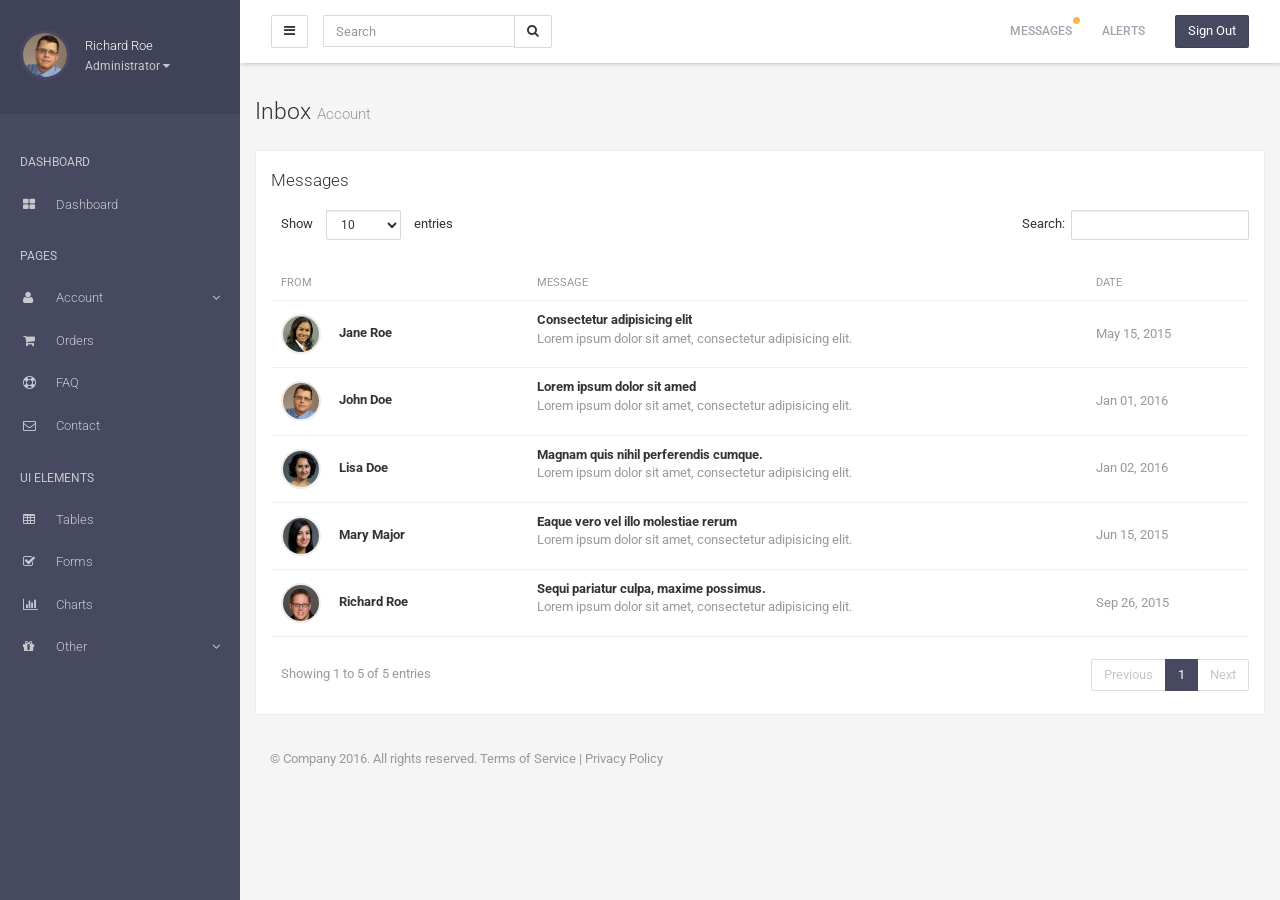
<file: admin-page/inbox.html>
<!DOCTYPE html>
<html lang="en">
  
<!-- Mirrored from simpleqode.com/preview/kite/inbox.html by HTTrack Website Copier/3.x [XR&CO'2014], Mon, 31 Oct 2016 09:06:49 GMT -->
<head>
    <meta charset="utf-8">
    <meta http-equiv="X-UA-Compatible" content="IE=edge">
    <meta name="viewport" content="width=device-width, initial-scale=1">
    <meta name="description" content="">
    <meta name="author" content="">
    <link rel="shortcut icon" href="assets/ico/favicon.ico">

    <title>Kite: Inbox</title>

    <!-- CSS Plugins -->
    <link rel="stylesheet" href="assets/plugins/font-awesome/css/font-awesome.min.css">
    <link rel="stylesheet" href="assets/plugins/perfect-scrollbar/css/perfect-scrollbar.min.css">
    <link rel="stylesheet" href="assets/plugins/datatables/datatables.min.css">

    <!-- CSS Global -->
    <link href="assets/css/styles.css" rel="stylesheet">

    <!-- Google Fonts -->
    <link href='https://fonts.googleapis.com/css?family=Roboto:300,400,500,700' rel='stylesheet' type='text/css'>

  </head>

  <body>

    <!-- Modal: Private message -->
    <div class="modal fade" id="inbox__message" tabindex="-1" role="dialog" aria-labelledby="inbox-message__title">
      <div class="modal-dialog" role="document">
        <div class="modal-content">
          <div class="modal-header">
            <button type="button" class="close" data-dismiss="modal" aria-label="Close">
              <span aria-hidden="true">&times;</span>
            </button>
            <h4 class="modal-title" id="inbox-message__title">
              Lorem ipsum dolor sit amet!
            </h4>
          </div>
          <div class="modal-body">
            <div class="inbox-message__header">
              <div class="inbox-message__avatar">
                <img src="assets/img/user_1.jpg" alt="...">
              </div>
              <h5 class="inbox-message__sender">
                John Doe
              </h5>
            </div>
            <div class="inbox-message__body">
              <p>
                Lorem ipsum dolor sit amet, consectetur adipisicing elit. Tempora optio cum dolores, incidunt laboriosam, suscipit vitae esse necessitatibus! Amet repellendus, at earum libero numquam laborum ratione quasi, consectetur aspernatur maxime.
              </p>
              <p>
                Lorem ipsum dolor sit amet, consectetur adipisicing elit. Magnam impedit, placeat veritatis saepe aspernatur voluptates dignissimos velit vel. Odio atque odit voluptates, molestiae cum quis in magni incidunt hic, minus.
              </p>
            </div>
            <div class="inbox-message__answer">
              <form>
                <div class="form-group">
                  <label class="sr-only">Enter your message</label>
                  <textarea rows="5" class="form-control" placeholder="Enter your message here to reply"></textarea>
                </div>
                <div class="form-group">
                  <button type="submit" class="btn btn-primary">Send message</button>
                </div>
              </form>
            </div>
          </div>
        </div>
      </div>
    </div>


    <div class="wrapper">

      <!-- SIDEBAR
      ================================================== -->
      <div class="sidebar">

        <!-- Close button (mobile devices) -->
        <div class="sidebar__close">
          <img src="assets/img/close.svg" alt="Close sidebar">
        </div>
        
        <!-- Sidebar user -->
        <div class="sidebar__user">

          <!-- Sidebar user avatar -->
          <div class="sidebar-user__avatar">
            <img src="assets/img/user_1.jpg" alt="...">
          </div>

          <!-- Sidebar user info -->
          <a class="sidebar-user__info">
            <h4>Richard Roe</h4>
            <p>Administrator <i class="fa fa-caret-down"></i></p>
          </a>

        </div>

        <!-- Sidebar user nav -->
        <nav class="sidebar-user__nav">
          <ul class="sidebar__nav">
            <li>
              <a href="profile.html"><i class="fa fa-user"></i> Profile</a>
            </li>
            <li>
              <a href="edit-profile.html"><i class="fa fa-edit"></i> Edit profile</a>
            </li>
            <li>
              <a href="inbox.html"><i class="fa fa-envelope-o"></i> Inbox</a>
            </li>
            <li>
              <a href="#"><i class="fa fa-sign-out"></i> Sign out</a>
            </li>
          </ul>
        </nav>

        <!-- Sidebar nav -->
        <nav>
          <ul class="sidebar__nav">
            <li class="sidebar-nav__heading">Dashboard</li>
            <li>
              <a href="index.html"><i class="fa fa-th-large"></i> Dashboard</a>
            </li>
            <li class="sidebar-nav__heading">Pages</li>
            <li class="sidebar-nav__dropdown">
              <a href="#"><i class="fa fa-user"></i> Account <i class="fa fa-angle-down"></i></a>
              <ul class="sidebar-nav__submenu">
                <li><a href="profile.html">Profile</a></li>
                <li><a href="edit-profile.html">Edit profile</a></li>
                <li><a href="inbox.html">Inbox</a></li>
                <li><a href="sign-in.html">Sign In</a></li>
                <li><a href="sign-up.html">Sign Up</a></li>
              </ul>
            </li>
            <li>
              <a href="orders.html"><i class="fa fa-shopping-cart"></i> Orders</a>
            </li>
            <li>
              <a href="faq.html"><i class="fa fa-support"></i> FAQ</a>
            </li>
            <li>
              <a href="contact.html"><i class="fa fa-envelope-o"></i> Contact</a>
            </li>
            <li class="sidebar-nav__heading">UI Elements</li>
            <li>
              <a href="ui_tables.html"><i class="fa fa-table"></i> Tables</a>
            </li>
            <li>
              <a href="ui_forms.html"><i class="fa fa-check-square-o"></i> Forms</a>
            </li>
            <li>
              <a href="ui_charts.html"><i class="fa fa-bar-chart-o"></i> Charts</a>
            </li>
            <li class="sidebar-nav__dropdown">
              <a href="#"><i class="fa fa-gift"></i> Other <i class="fa fa-angle-down"></i></a>
              <ul class="sidebar-nav__submenu">
                <li><a href="ui_alerts.html">Alerts</a></li>
                <li><a href="ui_buttons.html">Buttons</a></li>
                <li><a href="ui_pagination.html">Pagination</a></li>
                <li><a href="ui_panels.html">Panels</a></li>
                <li><a href="ui_progress-bars.html">Progress Bars</a></li>
                <li><a href="ui_tabs.html">Tabs</a></li>
                <li><a href="ui_typography.html">Typography</a></li>
              </ul>
            </li>
          </ul>
        </nav>

      </div>

      <!-- MAIN CONTENT
      ================================================== -->
      <div class="container-fluid">

        <!-- Navbar -->
        <div class="row">
          <div class="col-xs-12">

            <nav class="navbar navbar-default">
              <div class="container-fluid">
                <div class="collapse navbar-collapse" id="navbar_main">
                  
                  <a href="#" class="btn btn-default navbar-btn navbar-left" id="sidebar__toggle">
                    <i class="fa fa-bars"></i>
                  </a>

                  <form class="navbar-form navbar-left hidden-xs" role="search">
                    <div class="input-group">
                      <input type="text" class="form-control" placeholder="Search">
                      <div class="input-group-btn">
                        <button class="btn btn-default">
                          <i class="fa fa-search"></i>
                        </button>
                      </div>
                    </div>
                  </form>

                  <a href="#" class="btn btn-primary navbar-btn navbar-right">
                    Sign Out
                  </a>

                  <ul class="nav navbar-nav navbar-right">
                    <li class="dropdown">
                      <a href="#" class="dropdown-toggle" data-toggle="dropdown" role="button" aria-haspopup="true" aria-expanded="false">
                        <span class="navbar-notification"></span>
                        <span class="hidden-xs">Messages</span> <i class="fa fa-envelope visible-xs-inline-block"></i>
                      </a>
                      <div class="dropdown-menu navbar-messages">
                        <a href="#" class="navbar-messages__item">
                          <div class="navbar-messages__avatar">
                            <img src="assets/img/user_2.jpg" alt="...">
                          </div>
                          <div class="navbar-messages__body">
                            <h5 class="navbar-messages__sender">
                              Jane Roe <small>2 hours ago</small>
                            </h5>
                            <p class="navbar-messages__content">
                              Lorem ipsum dolor sit amet, consectetur adipisicing elit...
                            </p>
                          </div>
                        </a>
                        <a href="#" class="navbar-messages__item">
                          <div class="navbar-messages__avatar">
                            <img src="assets/img/user_3.jpg" alt="...">
                          </div>
                          <div class="navbar-messages__body">
                            <h5 class="navbar-messages__sender">
                              John Doe <small>1 day ago</small>
                            </h5>
                            <p class="navbar-messages__content">
                              Reprehenderit consequatur minima non nostrum aliquid, excepturi...
                            </p>
                          </div>
                        </a>
                        <a href="#" class="navbar-messages__item">
                          <div class="navbar-messages__avatar">
                            <img src="assets/img/user_4.jpg" alt="...">
                          </div>
                          <div class="navbar-messages__body">
                            <h5 class="navbar-messages__sender">
                             Mary Major <small>1 day ago</small>
                            </h5>
                            <p class="navbar-messages__content">
                              Ipsa quaerat labore blanditiis consequuntur, rerum minima, aut...
                            </p>
                          </div>
                        </a>
                        <a href="#" class="navbar-messages__view-all">
                          View All
                        </a>
                      </div>
                    </li>
                    <li class="dropdown">
                      <a href="#" class="dropdown-toggle" data-toggle="dropdown" role="button" aria-haspopup="true" aria-expanded="false">
                        <span class="navbar-notification hidden"></span>
                        <span class="hidden-xs">Alerts</span> <i class="fa fa-bell visible-xs-inline-block"></i>
                      </a>
                      <div class="dropdown-menu navbar-alerts">
                        <a href="#" class="navbar-alerts__item">
                          <span class="label label-success">
                            <i class="fa fa-user"></i>
                        </span>
                          New user registered 
                          <small>3 mins ago</small>
                        </a>
                        <a href="#" class="navbar-alerts__item">
                          <span class="label label-danger">
                            <i class="fa fa-bolt"></i>
                          </span> 
                          Server overloaded
                          <small>2 hours ago</small>
                        </a>
                        <a href="#" class="navbar-alerts__item">
                          <span class="label label-warning">
                            <i class="fa fa-bell-o"></i>
                          </span> 
                          Server not responding 
                          <small>3 hours ago</small>
                        </a>
                        <a href="#" class="navbar-alerts__item">
                          <span class="label label-success">
                            <i class="fa fa-user"></i>
                          </span> 
                          New user registered 
                          <small>5 hours ago</small>
                        </a>
                        <a href="#" class="navbar-alerts__item">
                          <span class="label label-danger">
                            <i class="fa fa-bolt"></i>
                          </span> 
                          Database error
                          <small>12 days ago</small>
                        </a>
                        <a href="#" class="navbar-alerts__view-all">
                          View All
                        </a>
                      </div>
                    </li>
                  </ul>

                </div><!-- /.navbar-collapse -->
              </div><!-- /.container-fluid -->
            </nav>
            
          </div>
        </div> <!-- / .row -->

        <div class="row">
          <div class="col-xs-12">
            
            <h3 class="page-header">
              Inbox <small>Account</small>
            </h3>

          </div>
        </div> <!-- / .row -->

        <div class="row">
          <div class="col-xs-12">
            <div class="panel panel-default">
              <div class="panel-heading">
                <h4 class="panel-title">Messages</h4>
              </div>
              <div class="panel-body">
                <div class="table-responsive">
                  <table class="table inbox__table" id="inbox__table">
                    <thead>
                      <tr>
                        <th>
                          From
                        </th>
                        <th>
                          Message
                        </th>
                        <th>
                          Date
                        </th>
                      </tr>
                    </thead>
                    <tbody>
                      <tr data-toggle="modal" data-target="#inbox__message">
                        <td>
                          <div class="table__avatar">
                            <img src="assets/img/user_1.jpg" alt="...">
                          </div>
                          <strong>John Doe</strong>
                        </td>
                        <td>
                          <strong>Lorem ipsum dolor sit amed</strong>
                          <p>
                            Lorem ipsum dolor sit amet, consectetur adipisicing elit.
                          </p>
                        </td>
                        <td>
                          Jan 01, 2016
                        </td>
                      </tr>
                      <tr data-toggle="modal" data-target="#inbox__message">
                        <td>
                          <div class="table__avatar">
                            <img src="assets/img/user_2.jpg" alt="...">
                          </div>
                          <strong>Mary Major</strong>
                        </td>
                        <td>
                          <strong>Eaque vero vel illo molestiae rerum</strong>
                          <p>
                            Lorem ipsum dolor sit amet, consectetur adipisicing elit.
                          </p>
                        </td>
                        <td>
                          Jun 15, 2015
                        </td>
                      </tr>
                      <tr data-toggle="modal" data-target="#inbox__message">
                        <td>
                          <div class="table__avatar">
                            <img src="assets/img/user_3.jpg" alt="...">
                          </div>
                          <strong>Richard Roe</strong>
                        </td>
                        <td>
                          <strong>Sequi pariatur culpa, maxime possimus.</strong>
                          <p>
                            Lorem ipsum dolor sit amet, consectetur adipisicing elit.
                          </p>
                        </td>
                        <td>
                          Sep 26, 2015
                        </td>
                      </tr>
                      <tr data-toggle="modal" data-target="#inbox__message">
                        <td>
                          <div class="table__avatar">
                            <img src="assets/img/user_4.jpg" alt="...">
                          </div>
                          <strong>Jane Roe</strong>
                        </td>
                        <td>
                          <strong>Consectetur adipisicing elit</strong>
                          <p>
                            Lorem ipsum dolor sit amet, consectetur adipisicing elit.
                          </p>
                        </td>
                        <td>
                          May 15, 2015
                        </td>
                      </tr>
                      <tr data-toggle="modal" data-target="#inbox__message">
                        <td>
                          <div class="table__avatar">
                            <img src="assets/img/user_5.jpg" alt="...">
                          </div>
                          <strong>Lisa Doe</strong>
                        </td>
                        <td>
                          <strong>Magnam quis nihil perferendis cumque.</strong>
                          <p>
                            Lorem ipsum dolor sit amet, consectetur adipisicing elit.
                          </p>
                        </td>
                        <td>
                          Jan 02, 2016
                        </td>
                      </tr>
                    </tbody>
                  </table>
                </div>
              </div>
            </div>
          </div>
        </div> <!-- / .row -->
        

        <!-- Footer -->
        <footer class="footer">
          <div class="row">
            <div class="col-xs-12">
              
              &copy; Company 2016. All rights reserved. 
              <a href="#">Terms of Service</a> | 
              <a href="#">Privacy Policy</a>
            </div>
          </div>
        </footer>

      </div> <!-- / .container-fluid -->

    </div> <!-- / .wrapper -->


    <!-- JavaScript
    ================================================== -->
    
    <!-- JS Global -->
    <script src="https://ajax.googleapis.com/ajax/libs/jquery/1.11.3/jquery.min.js"></script>
    <script src="assets/bootstrap/js/bootstrap.min.js"></script>
    
    <!-- JS Plugins -->
    <script src="assets/plugins/perfect-scrollbar/js/perfect-scrollbar.jquery.min.js"></script>
    <script src="assets/plugins/datatables/datatables.min.js"></script>
    
    <!-- JS Custom -->
    <script src="assets/js/custom.js"></script>

  </body>

<!-- Mirrored from simpleqode.com/preview/kite/inbox.html by HTTrack Website Copier/3.x [XR&CO'2014], Mon, 31 Oct 2016 09:06:49 GMT -->
</html>
</file>
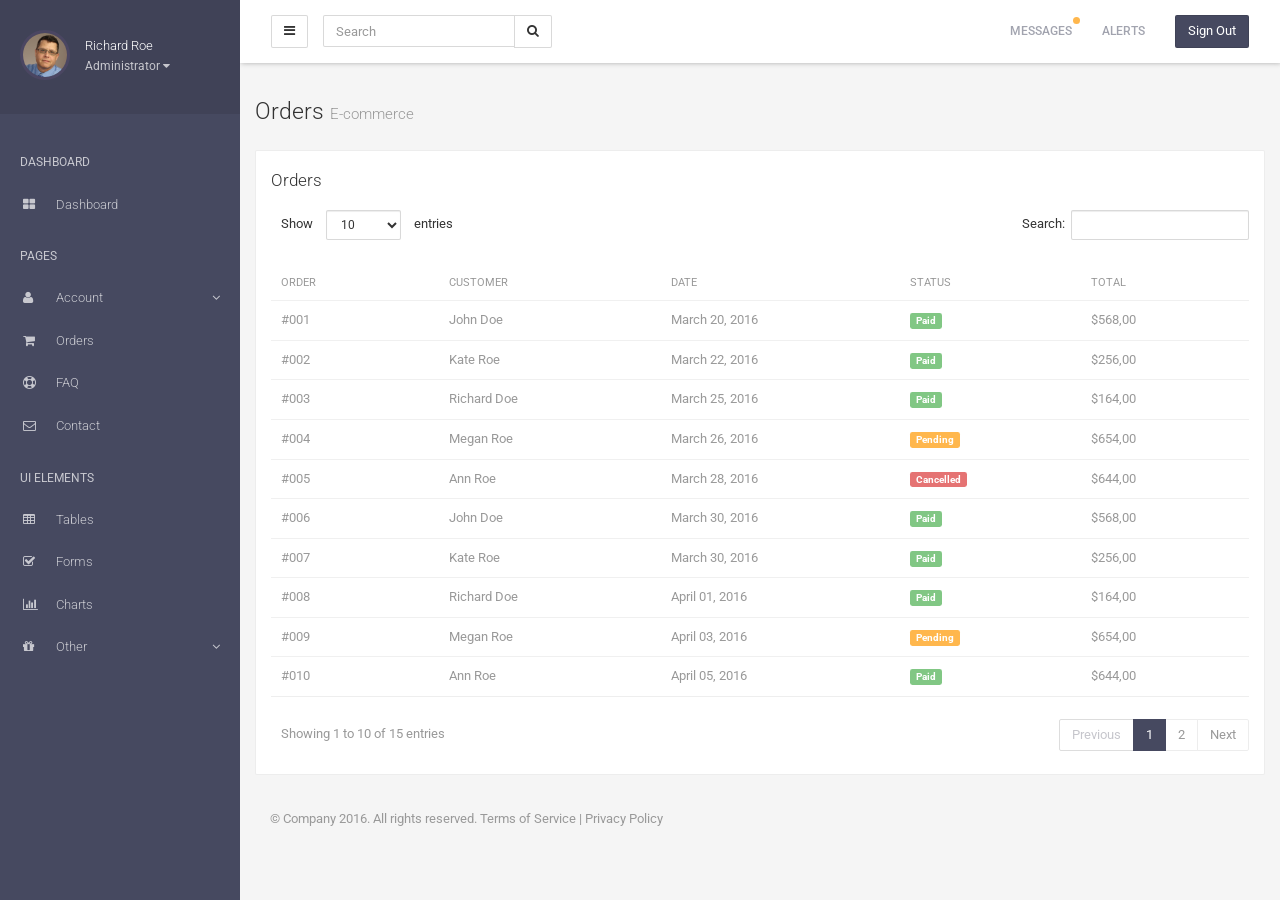
<file: admin-page/orders.html>
<!DOCTYPE html>
<html lang="en">
  
<!-- Mirrored from simpleqode.com/preview/kite/orders.html by HTTrack Website Copier/3.x [XR&CO'2014], Mon, 31 Oct 2016 09:06:54 GMT -->
<head>
  <meta charset="utf-8">
  <meta http-equiv="X-UA-Compatible" content="IE=edge">
  <meta name="viewport" content="width=device-width, initial-scale=1">
  <meta name="description" content="">
  <meta name="author" content="">
  <link rel="shortcut icon" href="assets/ico/favicon.ico">

  <title>Kite: Orders</title>

  <!-- CSS Plugins -->
  <link rel="stylesheet" href="assets/plugins/font-awesome/css/font-awesome.min.css">
  <link rel="stylesheet" href="assets/plugins/perfect-scrollbar/css/perfect-scrollbar.min.css">
  <link rel="stylesheet" href="assets/plugins/datatables/datatables.min.css">

  <!-- CSS Global -->
  <link href="assets/css/styles.css" rel="stylesheet">

  <!-- Google Fonts -->
  <link href='https://fonts.googleapis.com/css?family=Roboto:400,700,300,500' rel='stylesheet' type='text/css'>

  </head>

  <body>

    <div class="wrapper">

      <!-- SIDEBAR
      ================================================== -->
      <div class="sidebar">

        <!-- Close button (mobile devices) -->
        <div class="sidebar__close">
          <img src="assets/img/close.svg" alt="Close sidebar">
        </div>
        
        <!-- Sidebar user -->
        <div class="sidebar__user">

          <!-- Sidebar user avatar -->
          <div class="sidebar-user__avatar">
            <img src="assets/img/user_1.jpg" alt="...">
          </div>

          <!-- Sidebar user info -->
          <a class="sidebar-user__info">
            <h4>Richard Roe</h4>
            <p>Administrator <i class="fa fa-caret-down"></i></p>
          </a>

        </div>

        <!-- Sidebar user nav -->
        <nav class="sidebar-user__nav">
          <ul class="sidebar__nav">
            <li>
              <a href="profile.html"><i class="fa fa-user"></i> Profile</a>
            </li>
            <li>
              <a href="edit-profile.html"><i class="fa fa-edit"></i> Edit profile</a>
            </li>
            <li>
              <a href="inbox.html"><i class="fa fa-envelope-o"></i> Inbox</a>
            </li>
            <li>
              <a href="#"><i class="fa fa-sign-out"></i> Sign out</a>
            </li>
          </ul>
        </nav>

        <!-- Sidebar nav -->
        <nav>
          <ul class="sidebar__nav">
            <li class="sidebar-nav__heading">Dashboard</li>
            <li>
              <a href="index.html"><i class="fa fa-th-large"></i> Dashboard</a>
            </li>
            <li class="sidebar-nav__heading">Pages</li>
            <li class="sidebar-nav__dropdown">
              <a href="#"><i class="fa fa-user"></i> Account <i class="fa fa-angle-down"></i></a>
              <ul class="sidebar-nav__submenu">
                <li><a href="profile.html">Profile</a></li>
                <li><a href="edit-profile.html">Edit profile</a></li>
                <li><a href="inbox.html">Inbox</a></li>
                <li><a href="sign-in.html">Sign In</a></li>
                <li><a href="sign-up.html">Sign Up</a></li>
              </ul>
            </li>
            <li>
              <a href="orders.html"><i class="fa fa-shopping-cart"></i> Orders</a>
            </li>
            <li>
              <a href="faq.html"><i class="fa fa-support"></i> FAQ</a>
            </li>
            <li>
              <a href="contact.html"><i class="fa fa-envelope-o"></i> Contact</a>
            </li>
            <li class="sidebar-nav__heading">UI Elements</li>
            <li>
              <a href="ui_tables.html"><i class="fa fa-table"></i> Tables</a>
            </li>
            <li>
              <a href="ui_forms.html"><i class="fa fa-check-square-o"></i> Forms</a>
            </li>
            <li>
              <a href="ui_charts.html"><i class="fa fa-bar-chart-o"></i> Charts</a>
            </li>
            <li class="sidebar-nav__dropdown">
              <a href="#"><i class="fa fa-gift"></i> Other <i class="fa fa-angle-down"></i></a>
              <ul class="sidebar-nav__submenu">
                <li><a href="ui_alerts.html">Alerts</a></li>
                <li><a href="ui_buttons.html">Buttons</a></li>
                <li><a href="ui_pagination.html">Pagination</a></li>
                <li><a href="ui_panels.html">Panels</a></li>
                <li><a href="ui_progress-bars.html">Progress Bars</a></li>
                <li><a href="ui_tabs.html">Tabs</a></li>
                <li><a href="ui_typography.html">Typography</a></li>
              </ul>
            </li>
          </ul>
        </nav>

      </div>

      <!-- MAIN CONTENT
      ================================================== -->
      <div class="container-fluid">

        <!-- Navbar -->
        <div class="row">
          <div class="col-xs-12">

            <nav class="navbar navbar-default">
              <div class="container-fluid">
                <div class="collapse navbar-collapse" id="navbar_main">
                  
                  <a href="#" class="btn btn-default navbar-btn navbar-left" id="sidebar__toggle">
                    <i class="fa fa-bars"></i>
                  </a>

                  <form class="navbar-form navbar-left hidden-xs" role="search">
                    <div class="input-group">
                      <input type="text" class="form-control" placeholder="Search">
                      <div class="input-group-btn">
                        <button class="btn btn-default">
                          <i class="fa fa-search"></i>
                        </button>
                      </div>
                    </div>
                  </form>

                  <a href="#" class="btn btn-primary navbar-btn navbar-right">
                    Sign Out
                  </a>

                  <ul class="nav navbar-nav navbar-right">
                    <li class="dropdown">
                      <a href="#" class="dropdown-toggle" data-toggle="dropdown" role="button" aria-haspopup="true" aria-expanded="false">
                        <span class="navbar-notification"></span>
                        <span class="hidden-xs">Messages</span> <i class="fa fa-envelope visible-xs-inline-block"></i>
                      </a>
                      <div class="dropdown-menu navbar-messages">
                        <a href="#" class="navbar-messages__item">
                          <div class="navbar-messages__avatar">
                            <img src="assets/img/user_2.jpg" alt="...">
                          </div>
                          <div class="navbar-messages__body">
                            <h5 class="navbar-messages__sender">
                              Jane Roe <small>2 hours ago</small>
                            </h5>
                            <p class="navbar-messages__content">
                              Lorem ipsum dolor sit amet, consectetur adipisicing elit...
                            </p>
                          </div>
                        </a>
                        <a href="#" class="navbar-messages__item">
                          <div class="navbar-messages__avatar">
                            <img src="assets/img/user_3.jpg" alt="...">
                          </div>
                          <div class="navbar-messages__body">
                            <h5 class="navbar-messages__sender">
                              John Doe <small>1 day ago</small>
                            </h5>
                            <p class="navbar-messages__content">
                              Reprehenderit consequatur minima non nostrum aliquid, excepturi...
                            </p>
                          </div>
                        </a>
                        <a href="#" class="navbar-messages__item">
                          <div class="navbar-messages__avatar">
                            <img src="assets/img/user_4.jpg" alt="...">
                          </div>
                          <div class="navbar-messages__body">
                            <h5 class="navbar-messages__sender">
                             Mary Major <small>1 day ago</small>
                            </h5>
                            <p class="navbar-messages__content">
                              Ipsa quaerat labore blanditiis consequuntur, rerum minima, aut...
                            </p>
                          </div>
                        </a>
                        <a href="#" class="navbar-messages__view-all">
                          View All
                        </a>
                      </div>
                    </li>
                    <li class="dropdown">
                      <a href="#" class="dropdown-toggle" data-toggle="dropdown" role="button" aria-haspopup="true" aria-expanded="false">
                        <span class="navbar-notification hidden"></span>
                        <span class="hidden-xs">Alerts</span> <i class="fa fa-bell visible-xs-inline-block"></i>
                      </a>
                      <div class="dropdown-menu navbar-alerts">
                        <a href="#" class="navbar-alerts__item">
                          <span class="label label-success">
                            <i class="fa fa-user"></i>
                        </span>
                          New user registered 
                          <small>3 mins ago</small>
                        </a>
                        <a href="#" class="navbar-alerts__item">
                          <span class="label label-danger">
                            <i class="fa fa-bolt"></i>
                          </span> 
                          Server overloaded
                          <small>2 hours ago</small>
                        </a>
                        <a href="#" class="navbar-alerts__item">
                          <span class="label label-warning">
                            <i class="fa fa-bell-o"></i>
                          </span> 
                          Server not responding 
                          <small>3 hours ago</small>
                        </a>
                        <a href="#" class="navbar-alerts__item">
                          <span class="label label-success">
                            <i class="fa fa-user"></i>
                          </span> 
                          New user registered 
                          <small>5 hours ago</small>
                        </a>
                        <a href="#" class="navbar-alerts__item">
                          <span class="label label-danger">
                            <i class="fa fa-bolt"></i>
                          </span> 
                          Database error
                          <small>12 days ago</small>
                        </a>
                        <a href="#" class="navbar-alerts__view-all">
                          View All
                        </a>
                      </div>
                    </li>
                  </ul>

                </div><!-- /.navbar-collapse -->
              </div><!-- /.container-fluid -->
            </nav>
            
          </div>
        </div> <!-- / .row -->

        <div class="row">
          <div class="col-xs-12">
            
            <h3 class="page-header">
              Orders <small>E-commerce</small>
            </h3>

          </div>
        </div> <!-- / .row -->
        <div class="row">
          <div class="col-xs-12">
            
            <!-- Orders -->
            <div class="panel panel-default">
              <div class="panel-heading">
                <h3 class="panel-title">Orders</h3>
              </div>
              <div class="panel-body">
                <div class="table-responsive">
                  <table class="table" id="orders__table">
                    <thead>
                      <tr>
                        <th>Order</th>
                        <th>Customer</th>
                        <th>Date</th>
                        <th>Status</th>
                        <th>Total</th>
                      </tr>
                    </thead>
                    <tbody>
                      <tr>
                        <td>#001</td>
                        <td>John Doe</td>
                        <td><time datetime="2016-03-20">March 20, 2016</time></td>
                        <td><span class="label label-success">Paid</span></td>
                        <td>$568,00</td>
                      </tr>
                      <tr>
                        <td>#002</td>
                        <td>Kate Roe</td>
                        <td><time datetime="2016-03-22">March 22, 2016</time></td>
                        <td><span class="label label-success">Paid</span></td>
                        <td>$256,00</td>
                      </tr>
                      <tr>
                        <td>#003</td>
                        <td>Richard Doe</td>
                        <td><time datetime="2016-03-25">March 25, 2016</time></td>
                        <td><span class="label label-success">Paid</span></td>
                        <td>$164,00</td>
                      </tr>
                      <tr>
                        <td>#004</td>
                        <td>Megan Roe</td>
                        <td><time datetime="2016-03-26">March 26, 2016</time></td>
                        <td><span class="label label-warning">Pending</span></td>
                        <td>$654,00</td>
                      </tr>
                      <tr>
                        <td>#005</td>
                        <td>Ann Roe</td>
                        <td><time datetime="2016-03-28">March 28, 2016</time></td>
                        <td><span class="label label-danger">Cancelled</span></td>
                        <td>$644,00</td>
                      </tr>
                      <tr>
                        <td>#006</td>
                        <td>John Doe</td>
                        <td><time datetime="2016-03-30">March 30, 2016</time></td>
                        <td><span class="label label-success">Paid</span></td>
                        <td>$568,00</td>
                      </tr>
                      <tr>
                        <td>#007</td>
                        <td>Kate Roe</td>
                        <td><time datetime="2016-03-30">March 30, 2016</time></td>
                        <td><span class="label label-success">Paid</span></td>
                        <td>$256,00</td>
                      </tr>
                      <tr>
                        <td>#008</td>
                        <td>Richard Doe</td>
                        <td><time datetime="2016-04-01">April 01, 2016</time></td>
                        <td><span class="label label-success">Paid</span></td>
                        <td>$164,00</td>
                      </tr>
                      <tr>
                        <td>#009</td>
                        <td>Megan Roe</td>
                        <td><time datetime="2016-04-03">April 03, 2016</time></td>
                        <td><span class="label label-warning">Pending</span></td>
                        <td>$654,00</td>
                      </tr>
                      <tr>
                        <td>#010</td>
                        <td>Ann Roe</td>
                        <td><time datetime="2016-04-05">April 05, 2016</time></td>
                        <td><span class="label label-success">Paid</span></td>
                        <td>$644,00</td>
                      </tr>
                      <tr>
                        <td>#011</td>
                        <td>John Doe</td>
                        <td><time datetime="2016-04-08">April 08, 2016</time></td>
                        <td><span class="label label-success">Paid</span></td>
                        <td>$568,00</td>
                      </tr>
                      <tr>
                        <td>#012</td>
                        <td>Kate Roe</td>
                        <td><time datetime="2016-04-15">April 15, 2016</time></td>
                        <td><span class="label label-danger">Cancelled</span></td>
                        <td>$256,00</td>
                      </tr>
                      <tr>
                        <td>#013</td>
                        <td>Richard Doe</td>
                        <td><time datetime="2016-04-25">April 25, 2016</time></td>
                        <td><span class="label label-success">Paid</span></td>
                        <td>$164,00</td>
                      </tr>
                      <tr>
                        <td>#014</td>
                        <td>Megan Roe</td>
                        <td><time datetime="2016-05-01">May 01, 2016</time></td>
                        <td><span class="label label-warning">Pending</span></td>
                        <td>$654,00</td>
                      </tr>
                      <tr>
                        <td>#015</td>
                        <td>Ann Roe</td>
                        <td><time datetime="2016-05-03">May 03, 2016</time></td>
                        <td><span class="label label-success">Paid</span></td>
                        <td>$644,00</td>
                      </tr>
                    </tbody>
                  </table>
                </div>
              </div>
            </div> <!-- / .panel -->

          </div>
        </div>
        

        <!-- Footer -->
        <footer class="footer">
          <div class="row">
            <div class="col-xs-12">
              
              &copy; Company 2016. All rights reserved. 
              <a href="#">Terms of Service</a> | 
              <a href="#">Privacy Policy</a>
            </div>
          </div>
        </footer>

      </div> <!-- / .container-fluid -->

    </div> <!-- / .wrapper -->


    <!-- JavaScript
    ================================================== -->
    
    <!-- JS Global -->
    <script src="https://ajax.googleapis.com/ajax/libs/jquery/1.11.3/jquery.min.js"></script>
    <script src="assets/bootstrap/js/bootstrap.min.js"></script>
    
    <!-- JS Plugins -->
    <script src="assets/plugins/datatables/datatables.min.js"></script>
    <script src="assets/plugins/perfect-scrollbar/js/perfect-scrollbar.jquery.min.js"></script>
    
    <!-- JS Custom -->
    <script src="assets/js/custom.js"></script>

  </body>

<!-- Mirrored from simpleqode.com/preview/kite/orders.html by HTTrack Website Copier/3.x [XR&CO'2014], Mon, 31 Oct 2016 09:06:54 GMT -->
</html>
</file>
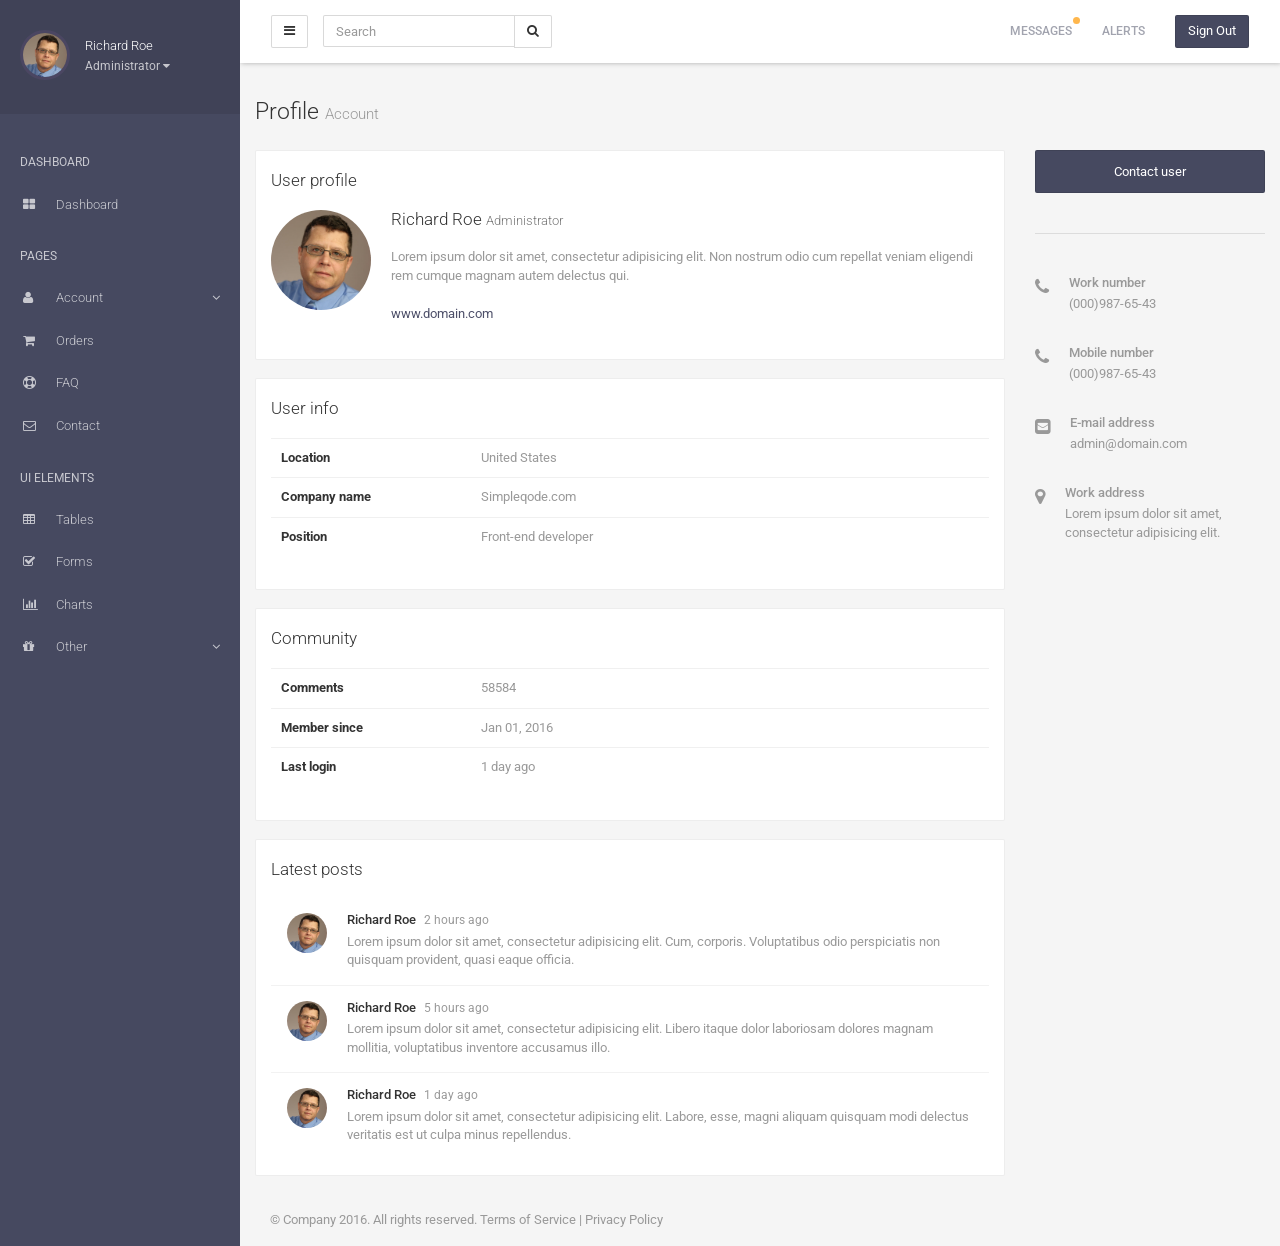
<file: admin-page/profile.html>
<!DOCTYPE html>
<html lang="en">
  
<!-- Mirrored from simpleqode.com/preview/kite/profile.html by HTTrack Website Copier/3.x [XR&CO'2014], Mon, 31 Oct 2016 09:06:49 GMT -->
<head>
  <meta charset="utf-8">
  <meta http-equiv="X-UA-Compatible" content="IE=edge">
  <meta name="viewport" content="width=device-width, initial-scale=1">
  <meta name="description" content="">
  <meta name="author" content="">
  <link rel="shortcut icon" href="assets/ico/favicon.ico">

  <title>Kite: Profile</title>

  <!-- CSS Plugins -->
  <link rel="stylesheet" href="assets/plugins/font-awesome/css/font-awesome.min.css">
  <link rel="stylesheet" href="assets/plugins/perfect-scrollbar/css/perfect-scrollbar.min.css">

  <!-- CSS Global -->
  <link href="assets/css/styles.css" rel="stylesheet">

  <!-- Google Fonts -->
  <link href='https://fonts.googleapis.com/css?family=Roboto:400,700,300,500' rel='stylesheet' type='text/css'>

  </head>

  <body>

    <!-- MODALS
    ================================================== -->

    <!-- Contact form -->
    <div class="modal fade" id="profile__contact-form" tabindex="-1" role="dialog" aria-labelledby="myModalLabel">
      <div class="modal-dialog" role="document">
        <div class="modal-content">
          <div class="modal-header">
            <button type="button" class="close" data-dismiss="modal" aria-label="Close"><span aria-hidden="true">&times;</span></button>
            <h4 class="modal-title" id="myModalLabel">Contact user</h4>
          </div>
          <div class="modal-body">
            <form>
              <div class="form-group">
                <label>Your name</label>
                <input type="text" class="form-control">
              </div>
              <div class="form-group">
                <label>Your e-mail address</label>
                <input type="email" class="form-control">
              </div>
              <div class="form-group">
                <label>Your message</label>
                <textarea rows="5" class="form-control"></textarea>
              </div>
            </form>
          </div>
          <div class="modal-footer">
            <button type="button" class="btn btn-default" data-dismiss="modal">Cancel</button>
            <button type="button" class="btn btn-primary">Send</button>
          </div>
        </div>
      </div>
    </div>


    <div class="wrapper">

      <!-- SIDEBAR
      ================================================== -->
      <div class="sidebar">

        <!-- Close button (mobile devices) -->
        <div class="sidebar__close">
          <img src="assets/img/close.svg" alt="Close sidebar">
        </div>
        
        <!-- Sidebar user -->
        <div class="sidebar__user">

          <!-- Sidebar user avatar -->
          <div class="sidebar-user__avatar">
            <img src="assets/img/user_1.jpg" alt="...">
          </div>

          <!-- Sidebar user info -->
          <a class="sidebar-user__info">
            <h4>Richard Roe</h4>
            <p>Administrator <i class="fa fa-caret-down"></i></p>
          </a>

        </div>

        <!-- Sidebar user nav -->
        <nav class="sidebar-user__nav">
          <ul class="sidebar__nav">
            <li>
              <a href="profile.html"><i class="fa fa-user"></i> Profile</a>
            </li>
            <li>
              <a href="edit-profile.html"><i class="fa fa-edit"></i> Edit profile</a>
            </li>
            <li>
              <a href="inbox.html"><i class="fa fa-envelope-o"></i> Inbox</a>
            </li>
            <li>
              <a href="#"><i class="fa fa-sign-out"></i> Sign out</a>
            </li>
          </ul>
        </nav>

        <!-- Sidebar nav -->
        <nav>
          <ul class="sidebar__nav">
            <li class="sidebar-nav__heading">Dashboard</li>
            <li>
              <a href="index.html"><i class="fa fa-th-large"></i> Dashboard</a>
            </li>
            <li class="sidebar-nav__heading">Pages</li>
            <li class="sidebar-nav__dropdown">
              <a href="#"><i class="fa fa-user"></i> Account <i class="fa fa-angle-down"></i></a>
              <ul class="sidebar-nav__submenu">
                <li><a href="profile.html">Profile</a></li>
                <li><a href="edit-profile.html">Edit profile</a></li>
                <li><a href="inbox.html">Inbox</a></li>
                <li><a href="sign-in.html">Sign In</a></li>
                <li><a href="sign-up.html">Sign Up</a></li>
              </ul>
            </li>
            <li>
              <a href="orders.html"><i class="fa fa-shopping-cart"></i> Orders</a>
            </li>
            <li>
              <a href="faq.html"><i class="fa fa-support"></i> FAQ</a>
            </li>
            <li>
              <a href="contact.html"><i class="fa fa-envelope-o"></i> Contact</a>
            </li>
            <li class="sidebar-nav__heading">UI Elements</li>
            <li>
              <a href="ui_tables.html"><i class="fa fa-table"></i> Tables</a>
            </li>
            <li>
              <a href="ui_forms.html"><i class="fa fa-check-square-o"></i> Forms</a>
            </li>
            <li>
              <a href="ui_charts.html"><i class="fa fa-bar-chart-o"></i> Charts</a>
            </li>
            <li class="sidebar-nav__dropdown">
              <a href="#"><i class="fa fa-gift"></i> Other <i class="fa fa-angle-down"></i></a>
              <ul class="sidebar-nav__submenu">
                <li><a href="ui_alerts.html">Alerts</a></li>
                <li><a href="ui_buttons.html">Buttons</a></li>
                <li><a href="ui_pagination.html">Pagination</a></li>
                <li><a href="ui_panels.html">Panels</a></li>
                <li><a href="ui_progress-bars.html">Progress Bars</a></li>
                <li><a href="ui_tabs.html">Tabs</a></li>
                <li><a href="ui_typography.html">Typography</a></li>
              </ul>
            </li>
          </ul>
        </nav>

      </div>

      <!-- MAIN CONTENT
      ================================================== -->
      <div class="container-fluid">

        <!-- Navbar -->
        <div class="row">
          <div class="col-xs-12">

            <nav class="navbar navbar-default">
              <div class="container-fluid">
                <div class="collapse navbar-collapse" id="navbar_main">
                  
                  <a href="#" class="btn btn-default navbar-btn navbar-left" id="sidebar__toggle">
                    <i class="fa fa-bars"></i>
                  </a>

                  <form class="navbar-form navbar-left hidden-xs" role="search">
                    <div class="input-group">
                      <input type="text" class="form-control" placeholder="Search">
                      <div class="input-group-btn">
                        <button class="btn btn-default">
                          <i class="fa fa-search"></i>
                        </button>
                      </div>
                    </div>
                  </form>

                  <a href="#" class="btn btn-primary navbar-btn navbar-right">
                    Sign Out
                  </a>

                  <ul class="nav navbar-nav navbar-right">
                    <li class="dropdown">
                      <a href="#" class="dropdown-toggle" data-toggle="dropdown" role="button" aria-haspopup="true" aria-expanded="false">
                        <span class="navbar-notification"></span>
                        <span class="hidden-xs">Messages</span> <i class="fa fa-envelope visible-xs-inline-block"></i>
                      </a>
                      <div class="dropdown-menu navbar-messages">
                        <a href="#" class="navbar-messages__item">
                          <div class="navbar-messages__avatar">
                            <img src="assets/img/user_2.jpg" alt="...">
                          </div>
                          <div class="navbar-messages__body">
                            <h5 class="navbar-messages__sender">
                              Jane Roe <small>2 hours ago</small>
                            </h5>
                            <p class="navbar-messages__content">
                              Lorem ipsum dolor sit amet, consectetur adipisicing elit...
                            </p>
                          </div>
                        </a>
                        <a href="#" class="navbar-messages__item">
                          <div class="navbar-messages__avatar">
                            <img src="assets/img/user_3.jpg" alt="...">
                          </div>
                          <div class="navbar-messages__body">
                            <h5 class="navbar-messages__sender">
                              John Doe <small>1 day ago</small>
                            </h5>
                            <p class="navbar-messages__content">
                              Reprehenderit consequatur minima non nostrum aliquid, excepturi...
                            </p>
                          </div>
                        </a>
                        <a href="#" class="navbar-messages__item">
                          <div class="navbar-messages__avatar">
                            <img src="assets/img/user_4.jpg" alt="...">
                          </div>
                          <div class="navbar-messages__body">
                            <h5 class="navbar-messages__sender">
                             Mary Major <small>1 day ago</small>
                            </h5>
                            <p class="navbar-messages__content">
                              Ipsa quaerat labore blanditiis consequuntur, rerum minima, aut...
                            </p>
                          </div>
                        </a>
                        <a href="#" class="navbar-messages__view-all">
                          View All
                        </a>
                      </div>
                    </li>
                    <li class="dropdown">
                      <a href="#" class="dropdown-toggle" data-toggle="dropdown" role="button" aria-haspopup="true" aria-expanded="false">
                        <span class="navbar-notification hidden"></span>
                        <span class="hidden-xs">Alerts</span> <i class="fa fa-bell visible-xs-inline-block"></i>
                      </a>
                      <div class="dropdown-menu navbar-alerts">
                        <a href="#" class="navbar-alerts__item">
                          <span class="label label-success">
                            <i class="fa fa-user"></i>
                        </span>
                          New user registered 
                          <small>3 mins ago</small>
                        </a>
                        <a href="#" class="navbar-alerts__item">
                          <span class="label label-danger">
                            <i class="fa fa-bolt"></i>
                          </span> 
                          Server overloaded
                          <small>2 hours ago</small>
                        </a>
                        <a href="#" class="navbar-alerts__item">
                          <span class="label label-warning">
                            <i class="fa fa-bell-o"></i>
                          </span> 
                          Server not responding 
                          <small>3 hours ago</small>
                        </a>
                        <a href="#" class="navbar-alerts__item">
                          <span class="label label-success">
                            <i class="fa fa-user"></i>
                          </span> 
                          New user registered 
                          <small>5 hours ago</small>
                        </a>
                        <a href="#" class="navbar-alerts__item">
                          <span class="label label-danger">
                            <i class="fa fa-bolt"></i>
                          </span> 
                          Database error
                          <small>12 days ago</small>
                        </a>
                        <a href="#" class="navbar-alerts__view-all">
                          View All
                        </a>
                      </div>
                    </li>
                  </ul>

                </div><!-- /.navbar-collapse -->
              </div><!-- /.container-fluid -->
            </nav>
            
          </div>
        </div> <!-- / .row -->

        <div class="row">
          <div class="col-xs-12">
            
            <h3 class="page-header">
              Profile <small>Account</small>
            </h3>

          </div>
        </div> <!-- / .row -->
        <div class="row">
          <div class="col-xs-12 col-sm-9">
            
            <!-- User profile -->
            <div class="panel panel-default">
              <div class="panel-heading">
              <h4 class="panel-title">User profile</h4>
              </div>
              <div class="panel-body">
                <div class="profile__avatar">
                  <img src="assets/img/user_1.jpg" alt="...">
                </div>
                <div class="profile__header">
                  <h4>Richard Roe <small>Administrator</small></h4>
                  <p class="text-muted">
                    Lorem ipsum dolor sit amet, consectetur adipisicing elit. Non nostrum odio cum repellat veniam eligendi rem cumque magnam autem delectus qui.
                  </p>
                  <p>
                    <a href="#">www.domain.com</a>
                  </p>
                </div>
              </div>
            </div>

            <!-- User info -->
            <div class="panel panel-default">
              <div class="panel-heading">
              <h4 class="panel-title">User info</h4>
              </div>
              <div class="panel-body">
                <table class="table profile__table">
                  <tbody>
                    <tr>
                      <th><strong>Location</strong></th>
                      <td>United States</td>
                    </tr>
                    <tr>
                      <th><strong>Company name</strong></th>
                      <td>Simpleqode.com</td>
                    </tr>
                    <tr>
                      <th><strong>Position</strong></th>
                      <td>Front-end developer</td>
                    </tr>
                  </tbody>
                </table>
              </div>
            </div>

            <!-- Community -->
            <div class="panel panel-default">
              <div class="panel-heading">
              <h4 class="panel-title">Community</h4>
              </div>
              <div class="panel-body">
                <table class="table profile__table">
                  <tbody>
                    <tr>
                      <th><strong>Comments</strong></th>
                      <td>58584</td>
                    </tr>
                    <tr>
                      <th><strong>Member since</strong></th>
                      <td>Jan 01, 2016</td>
                    </tr>
                    <tr>
                      <th><strong>Last login</strong></th>
                      <td>1 day ago</td>
                    </tr>
                  </tbody>
                </table>
              </div>
            </div>

            <!-- Latest posts -->
            <div class="panel panel-default">
              <div class="panel-heading">
              <h4 class="panel-title">Latest posts</h4>
              </div>
              <div class="panel-body">
                <div class="profile__comments">
                  <div class="profile-comments__item">
                    <div class="profile-comments__controls">
                      <a href="#"><i class="fa fa-share-square-o"></i></a>
                      <a href="#"><i class="fa fa-edit"></i></a>
                      <a href="#"><i class="fa fa-trash-o"></i></a>
                    </div>
                    <div class="profile-comments__avatar">
                      <img src="assets/img/user_1.jpg" alt="...">
                    </div>
                    <div class="profile-comments__body">
                      <h5 class="profile-comments__sender">
                        Richard Roe <small>2 hours ago</small>
                      </h5>
                      <div class="profile-comments__content">
                        Lorem ipsum dolor sit amet, consectetur adipisicing elit. Cum, corporis. Voluptatibus odio perspiciatis non quisquam provident, quasi eaque officia.
                      </div>
                    </div>
                  </div>
                  <div class="profile-comments__item">
                    <div class="profile-comments__controls">
                      <a href="#"><i class="fa fa-share-square-o"></i></a>
                      <a href="#"><i class="fa fa-edit"></i></a>
                      <a href="#"><i class="fa fa-trash-o"></i></a>
                    </div>
                    <div class="profile-comments__avatar">
                      <img src="assets/img/user_1.jpg" alt="...">
                    </div>
                    <div class="profile-comments__body">
                      <h5 class="profile-comments__sender">
                        Richard Roe <small>5 hours ago</small>
                      </h5>
                      <div class="profile-comments__content">
                        Lorem ipsum dolor sit amet, consectetur adipisicing elit. Libero itaque dolor laboriosam dolores magnam mollitia, voluptatibus inventore accusamus illo.
                      </div>
                    </div>
                  </div>
                  <div class="profile-comments__item">
                    <div class="profile-comments__controls">
                      <a href="#"><i class="fa fa-share-square-o"></i></a>
                      <a href="#"><i class="fa fa-edit"></i></a>
                      <a href="#"><i class="fa fa-trash-o"></i></a>
                    </div>
                    <div class="profile-comments__avatar">
                      <img src="assets/img/user_1.jpg" alt="...">
                    </div>
                    <div class="profile-comments__body">
                      <h5 class="profile-comments__sender">
                        Richard Roe <small>1 day ago</small>
                      </h5>
                      <div class="profile-comments__content">
                        Lorem ipsum dolor sit amet, consectetur adipisicing elit. Labore, esse, magni aliquam quisquam modi delectus veritatis est ut culpa minus repellendus.
                      </div>
                    </div>
                  </div>
                </div>
              </div>
            </div>

          </div>
          <div class="col-xs-12 col-sm-3">
            
            <!-- Contact user -->
            <p>
              <a href="#" class="profile__contact-btn btn btn-lg btn-block btn-primary" data-toggle="modal" data-target="#profile__contact-form">
                Contact user
              </a>
            </p>

            <hr class="profile__contact-hr">
            
            <!-- Contact info -->
            <div class="profile__contact-info">
              <div class="profile__contact-info-item">
                <div class="profile__contact-info-icon">
                  <i class="fa fa-phone"></i>
                </div>
                <div class="profile__contact-info-body">
                  <h5 class="profile__contact-info-heading">Work number</h5>
                  (000)987-65-43
                </div>
              </div>
              <div class="profile__contact-info-item">
                <div class="profile__contact-info-icon">
                  <i class="fa fa-phone"></i>
                </div>
                <div class="profile__contact-info-body">
                  <h5 class="profile__contact-info-heading">Mobile number</h5>
                  (000)987-65-43
                </div>
              </div>
              <div class="profile__contact-info-item">
                <div class="profile__contact-info-icon">
                  <i class="fa fa-envelope-square"></i>
                </div>
                <div class="profile__contact-info-body">
                  <h5 class="profile__contact-info-heading">E-mail address</h5>
                  <a href="mailto:admin@domain.com">admin@domain.com</a>
                </div>
              </div>
              <div class="profile__contact-info-item">
                <div class="profile__contact-info-icon">
                  <i class="fa fa-map-marker"></i>
                </div>
                <div class="profile__contact-info-body">
                  <h5 class="profile__contact-info-heading">Work address</h5>
                  Lorem ipsum dolor sit amet, consectetur adipisicing elit.
                </div>
              </div>
            </div>

          </div>
        </div> <!-- / .row -->
        

        <!-- Footer -->
        <footer class="footer">
          <div class="row">
            <div class="col-xs-12">
              
              &copy; Company 2016. All rights reserved. 
              <a href="#">Terms of Service</a> | 
              <a href="#">Privacy Policy</a>

            </div>
          </div>
        </footer>

      </div> <!-- / .container-fluid -->

    </div> <!-- / .wrapper -->


    <!-- JavaScript
    ================================================== -->
    
    <!-- JS Global -->
    <script src="https://ajax.googleapis.com/ajax/libs/jquery/1.11.3/jquery.min.js"></script>
    <script src="assets/bootstrap/js/bootstrap.min.js"></script>
    
    <!-- JS Plugins -->
    <script src="assets/plugins/perfect-scrollbar/js/perfect-scrollbar.jquery.min.js"></script>
    
    <!-- JS Custom -->
    <script src="assets/js/custom.js"></script>

  </body>

<!-- Mirrored from simpleqode.com/preview/kite/profile.html by HTTrack Website Copier/3.x [XR&CO'2014], Mon, 31 Oct 2016 09:06:49 GMT -->
</html>
</file>
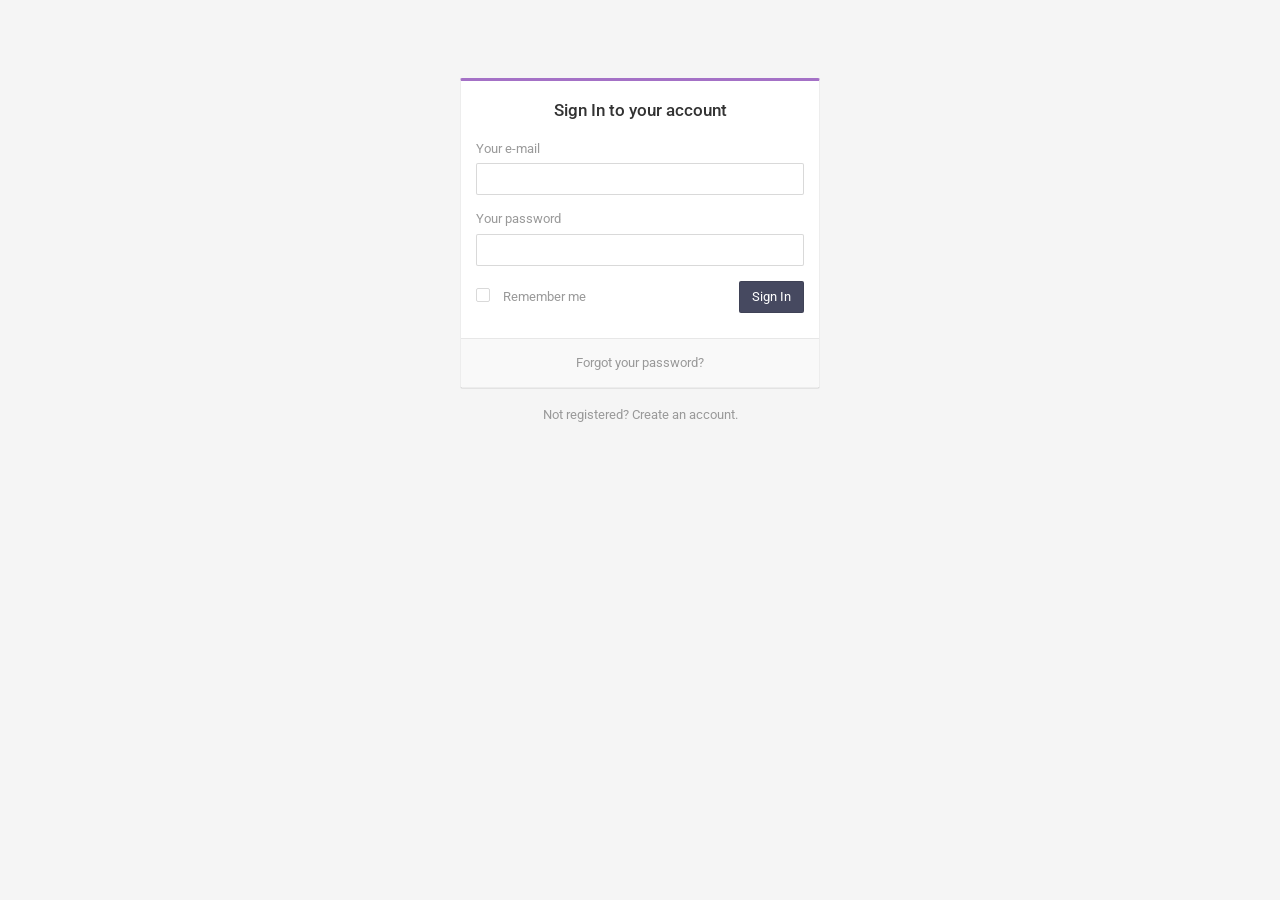
<file: admin-page/sign-in.html>
<!DOCTYPE html>
<html lang="en">
  
<!-- Mirrored from simpleqode.com/preview/kite/sign-in.html by HTTrack Website Copier/3.x [XR&CO'2014], Mon, 31 Oct 2016 09:06:54 GMT -->
<head>
  <meta charset="utf-8">
  <meta http-equiv="X-UA-Compatible" content="IE=edge">
  <meta name="viewport" content="width=device-width, initial-scale=1">
  <meta name="description" content="">
  <meta name="author" content="">
  <link rel="shortcut icon" href="assets/ico/favicon.ico">

  <title>Kite: Sign In</title>

  <!-- CSS Plugins -->
  <link rel="stylesheet" href="assets/plugins/font-awesome/css/font-awesome.min.css">
  <link rel="stylesheet" href="assets/plugins/perfect-scrollbar/css/perfect-scrollbar.min.css">

  <!-- CSS Global -->
  <link href="assets/css/styles.css" rel="stylesheet">

  <!-- Google Fonts -->
  <link href='https://fonts.googleapis.com/css?family=Roboto:400,700,300,500' rel='stylesheet' type='text/css'>

  </head>

  <body>


    <!-- MAIN CONTENT
    ================================================== -->
    <div class="container">
      <div class="row">
        <div class="col-sm-6 col-sm-offset-3 col-md-4 col-md-offset-4">
          
          <!-- Sign In -->
          <div class="sign__container">

            <div class="panel panel-default">

              <div class="panel-heading">
                <h4 class="panel-title">
                  Sign In to your account
                </h4>
              </div> <!-- / .panel-heading -->

              <div class="panel-body">
                <form>
                  <div class="form-group">
                    <label for="sign-in__email">Your e-mail</label>
                    <input type="email" class="form-control" id="sign-in__email">
                  </div>
                  <div class="form-group">
                    <label for="sign-in__password">Your password</label>
                    <input type="email" class="form-control" id="sign-in__password"> 
                  </div>
                  <div class="row">
                    <div class="col-sm-6">
                      <div class="checkbox">
                        <input type="checkbox" id="remember-me">
                        <label for="remember-me">
                          Remember me
                        </label>
                      </div>
                    </div>
                    <div class="col-sm-6 text-right">
                      <button type="submit" class="btn btn-primary">
                        Sign In
                      </button>
                    </div>
                  </div>
                </form>
              </div> <!-- / .panel-body -->

              <div class="panel-footer">
                <a href="#" data-toggle="collapse" data-target="#sign__resend-password">Forgot your password?</a>
                <div class="collapse" id="sign__resend-password">
                  <form class="form-inline">
                    <div class="form-group">
                      <label class="sr-only">Enter your e-mail</label>
                      <input type="email" class="form-control" placeholder="Enter your e-mail">
                    </div>
                    <button type="submit" class="btn btn-primary">
                      Resend
                    </button>
                  </form>
                </div>
              </div> <!-- / .panel-footer -->

            </div> <!-- / .panel -->

            <p class="sign__extra text-muted text-center">
              Not registered? <a href="#">Create an account</a>.
            </p>

          </div> <!-- / .sign__conteiner -->

        </div>
      </div>
    </div>


    <!-- JavaScript
    ================================================== -->
    
    <!-- JS Global -->
    <script src="https://ajax.googleapis.com/ajax/libs/jquery/1.11.3/jquery.min.js"></script>
    <script src="assets/bootstrap/js/bootstrap.min.js"></script>
    
    <!-- JS Plugins -->
    <script src="assets/plugins/perfect-scrollbar/js/perfect-scrollbar.jquery.min.js"></script>
    
    <!-- JS Custom -->
    <script src="assets/js/custom.js"></script>

  </body>

<!-- Mirrored from simpleqode.com/preview/kite/sign-in.html by HTTrack Website Copier/3.x [XR&CO'2014], Mon, 31 Oct 2016 09:06:54 GMT -->
</html>
</file>
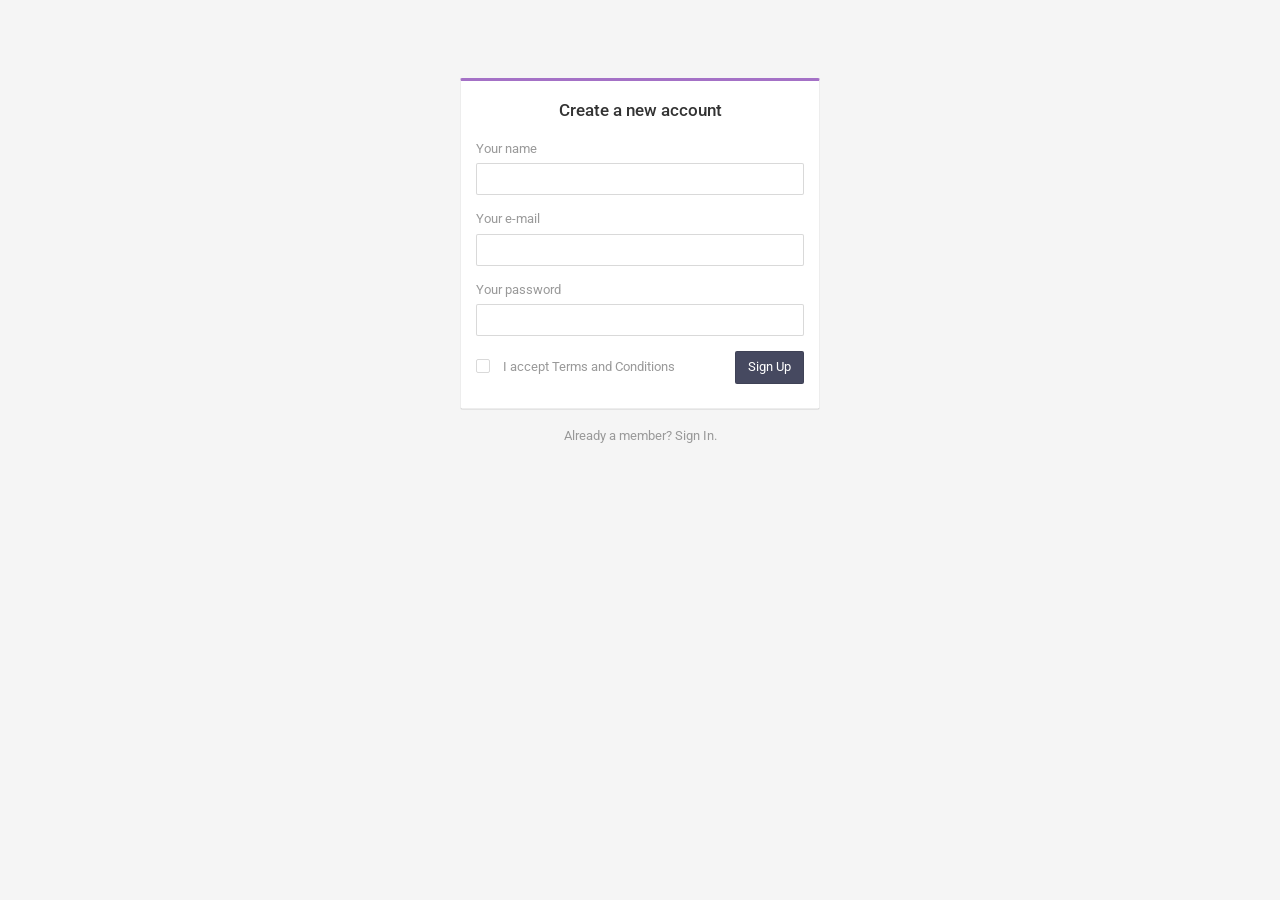
<file: admin-page/sign-up.html>
<!DOCTYPE html>
<html lang="en">
  
<!-- Mirrored from simpleqode.com/preview/kite/sign-up.html by HTTrack Website Copier/3.x [XR&CO'2014], Mon, 31 Oct 2016 09:06:54 GMT -->
<head>
  <meta charset="utf-8">
  <meta http-equiv="X-UA-Compatible" content="IE=edge">
  <meta name="viewport" content="width=device-width, initial-scale=1">
  <meta name="description" content="">
  <meta name="author" content="">
  <link rel="shortcut icon" href="assets/ico/favicon.ico">

  <title>Kite: Sign Up</title>

  <!-- CSS Plugins -->
  <link rel="stylesheet" href="assets/plugins/font-awesome/css/font-awesome.min.css">
  <link rel="stylesheet" href="assets/plugins/perfect-scrollbar/css/perfect-scrollbar.min.css">

  <!-- CSS Global -->
  <link href="assets/css/styles.css" rel="stylesheet">

  <!-- Google Fonts -->
  <link href='https://fonts.googleapis.com/css?family=Roboto:400,700,300,500' rel='stylesheet' type='text/css'>

  </head>

  <body>


    <!-- MAIN CONTENT
    ================================================== -->
    <div class="container">
      <div class="row">
        <div class="col-sm-6 col-sm-offset-3 col-md-4 col-md-offset-4">
          
          <!-- Sign In -->
          <div class="sign__container">

            <div class="panel panel-default">

              <div class="panel-heading">
                <h4 class="panel-title">
                  Create a new account
                </h4>
              </div> <!-- / .panel-heading -->

              <div class="panel-body">
                <form>
                  <div class="form-group">
                    <label for="sign-up__name">Your name</label>
                    <input type="email" class="form-control" id="sign-up__name">
                  </div>
                  <div class="form-group">
                    <label for="sign-up__email">Your e-mail</label>
                    <input type="email" class="form-control" id="sign-up__email">
                  </div>
                  <div class="form-group">
                    <label for="sign-up__password">Your password</label>
                    <input type="email" class="form-control" id="sign-up__password"> 
                  </div>
                  <div class="row">
                    <div class="col-sm-8">
                      <div class="checkbox">
                        <input type="checkbox" id="remember-me">
                        <label for="remember-me">
                          I accept <a href="#">Terms and Conditions</a>
                        </label>
                      </div>
                    </div>
                    <div class="col-sm-4 text-right">
                      <button type="submit" class="btn btn-primary">
                        Sign Up
                      </button>
                    </div>
                  </div>
                </form>
              </div> <!-- / .panel-body -->

            </div> <!-- / .panel -->

            <p class="sign__extra text-muted text-center">
              Already a member? <a href="#">Sign In</a>.
            </p>

          </div> <!-- / .sign__conteiner -->

        </div>
      </div>
    </div>


    <!-- JavaScript
    ================================================== -->
    
    <!-- JS Global -->
    <script src="https://ajax.googleapis.com/ajax/libs/jquery/1.11.3/jquery.min.js"></script>
    <script src="assets/bootstrap/js/bootstrap.min.js"></script>
    
    <!-- JS Plugins -->
    <script src="assets/plugins/perfect-scrollbar/js/perfect-scrollbar.jquery.min.js"></script>
    
    <!-- JS Custom -->
    <script src="assets/js/custom.js"></script>

  </body>

<!-- Mirrored from simpleqode.com/preview/kite/sign-up.html by HTTrack Website Copier/3.x [XR&CO'2014], Mon, 31 Oct 2016 09:06:54 GMT -->
</html>
</file>
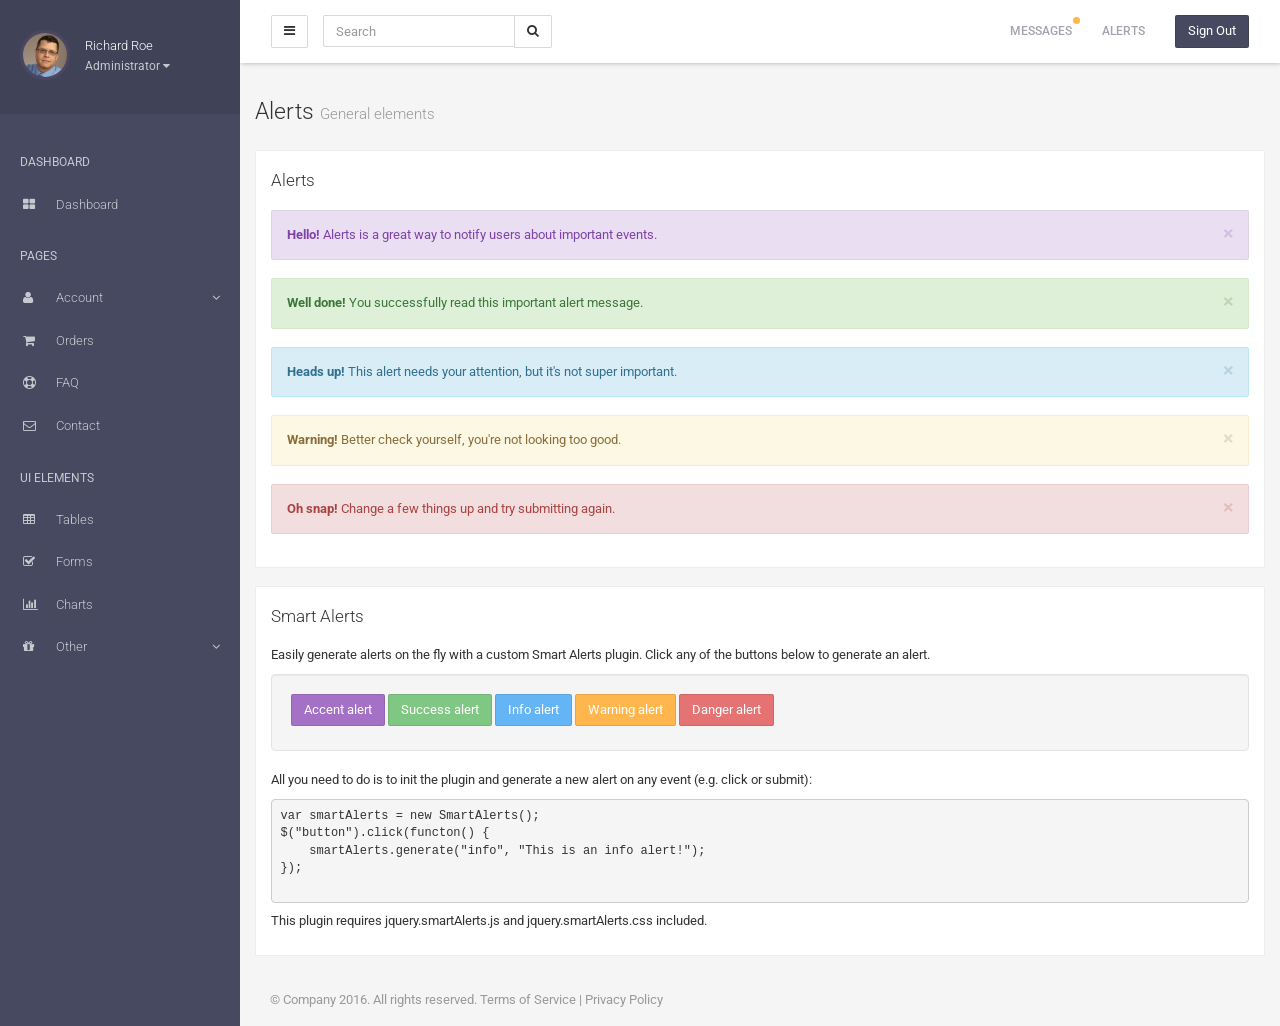
<file: admin-page/ui_alerts.html>
<!DOCTYPE html>
<html lang="en">
  
<!-- Mirrored from simpleqode.com/preview/kite/ui_alerts.html by HTTrack Website Copier/3.x [XR&CO'2014], Mon, 31 Oct 2016 09:06:56 GMT -->
<head>
  <meta charset="utf-8">
  <meta http-equiv="X-UA-Compatible" content="IE=edge">
  <meta name="viewport" content="width=device-width, initial-scale=1">
  <meta name="description" content="">
  <meta name="author" content="">
  <link rel="shortcut icon" href="assets/ico/favicon.ico">

  <title>Kite UI: Alerts</title>

  <!-- CSS Plugins -->
  <link rel="stylesheet" href="assets/plugins/font-awesome/css/font-awesome.min.css">
  <link rel="stylesheet" href="assets/plugins/perfect-scrollbar/css/perfect-scrollbar.min.css">
  <link rel="stylesheet" href="assets/plugins/smart-alerts/jquery.smartAlerts.css">

  <!-- CSS Global -->
  <link href="assets/css/styles.css" rel="stylesheet">

  <!-- Google Fonts -->
  <link href='https://fonts.googleapis.com/css?family=Roboto:400,700,300,500' rel='stylesheet' type='text/css'>

  </head>

  <body>

    <div class="wrapper">

      <!-- SIDEBAR
      ================================================== -->
      <div class="sidebar">

        <!-- Close button (mobile devices) -->
        <div class="sidebar__close">
          <img src="assets/img/close.svg" alt="Close sidebar">
        </div>
        
        <!-- Sidebar user -->
        <div class="sidebar__user">

          <!-- Sidebar user avatar -->
          <div class="sidebar-user__avatar">
            <img src="assets/img/user_1.jpg" alt="...">
          </div>

          <!-- Sidebar user info -->
          <a class="sidebar-user__info">
            <h4>Richard Roe</h4>
            <p>Administrator <i class="fa fa-caret-down"></i></p>
          </a>

        </div>

        <!-- Sidebar user nav -->
        <nav class="sidebar-user__nav">
          <ul class="sidebar__nav">
            <li>
              <a href="profile.html"><i class="fa fa-user"></i> Profile</a>
            </li>
            <li>
              <a href="edit-profile.html"><i class="fa fa-edit"></i> Edit profile</a>
            </li>
            <li>
              <a href="inbox.html"><i class="fa fa-envelope-o"></i> Inbox</a>
            </li>
            <li>
              <a href="#"><i class="fa fa-sign-out"></i> Sign out</a>
            </li>
          </ul>
        </nav>

        <!-- Sidebar nav -->
        <nav>
          <ul class="sidebar__nav">
            <li class="sidebar-nav__heading">Dashboard</li>
            <li>
              <a href="index.html"><i class="fa fa-th-large"></i> Dashboard</a>
            </li>
            <li class="sidebar-nav__heading">Pages</li>
            <li class="sidebar-nav__dropdown">
              <a href="#"><i class="fa fa-user"></i> Account <i class="fa fa-angle-down"></i></a>
              <ul class="sidebar-nav__submenu">
                <li><a href="profile.html">Profile</a></li>
                <li><a href="edit-profile.html">Edit profile</a></li>
                <li><a href="inbox.html">Inbox</a></li>
                <li><a href="sign-in.html">Sign In</a></li>
                <li><a href="sign-up.html">Sign Up</a></li>
              </ul>
            </li>
            <li>
              <a href="orders.html"><i class="fa fa-shopping-cart"></i> Orders</a>
            </li>
            <li>
              <a href="faq.html"><i class="fa fa-support"></i> FAQ</a>
            </li>
            <li>
              <a href="contact.html"><i class="fa fa-envelope-o"></i> Contact</a>
            </li>
            <li class="sidebar-nav__heading">UI Elements</li>
            <li>
              <a href="ui_tables.html"><i class="fa fa-table"></i> Tables</a>
            </li>
            <li>
              <a href="ui_forms.html"><i class="fa fa-check-square-o"></i> Forms</a>
            </li>
            <li>
              <a href="ui_charts.html"><i class="fa fa-bar-chart-o"></i> Charts</a>
            </li>
            <li class="sidebar-nav__dropdown">
              <a href="#"><i class="fa fa-gift"></i> Other <i class="fa fa-angle-down"></i></a>
              <ul class="sidebar-nav__submenu">
                <li><a href="ui_alerts.html">Alerts</a></li>
                <li><a href="ui_buttons.html">Buttons</a></li>
                <li><a href="ui_pagination.html">Pagination</a></li>
                <li><a href="ui_panels.html">Panels</a></li>
                <li><a href="ui_progress-bars.html">Progress Bars</a></li>
                <li><a href="ui_tabs.html">Tabs</a></li>
                <li><a href="ui_typography.html">Typography</a></li>
              </ul>
            </li>
          </ul>
        </nav>

      </div>

      <!-- MAIN CONTENT
      ================================================== -->
      <div class="container-fluid">

        <!-- Navbar -->
        <div class="row">
          <div class="col-xs-12">

            <nav class="navbar navbar-default">
              <div class="container-fluid">
                <div class="collapse navbar-collapse" id="navbar_main">
                  
                  <a href="#" class="btn btn-default navbar-btn navbar-left" id="sidebar__toggle">
                    <i class="fa fa-bars"></i>
                  </a>

                  <form class="navbar-form navbar-left hidden-xs" role="search">
                    <div class="input-group">
                      <input type="text" class="form-control" placeholder="Search">
                      <div class="input-group-btn">
                        <button class="btn btn-default">
                          <i class="fa fa-search"></i>
                        </button>
                      </div>
                    </div>
                  </form>

                  <a href="#" class="btn btn-primary navbar-btn navbar-right">
                    Sign Out
                  </a>

                  <ul class="nav navbar-nav navbar-right">
                    <li class="dropdown">
                      <a href="#" class="dropdown-toggle" data-toggle="dropdown" role="button" aria-haspopup="true" aria-expanded="false">
                        <span class="navbar-notification"></span>
                        <span class="hidden-xs">Messages</span> <i class="fa fa-envelope visible-xs-inline-block"></i>
                      </a>
                      <div class="dropdown-menu navbar-messages">
                        <a href="#" class="navbar-messages__item">
                          <div class="navbar-messages__avatar">
                            <img src="assets/img/user_2.jpg" alt="...">
                          </div>
                          <div class="navbar-messages__body">
                            <h5 class="navbar-messages__sender">
                              Jane Roe <small>2 hours ago</small>
                            </h5>
                            <p class="navbar-messages__content">
                              Lorem ipsum dolor sit amet, consectetur adipisicing elit...
                            </p>
                          </div>
                        </a>
                        <a href="#" class="navbar-messages__item">
                          <div class="navbar-messages__avatar">
                            <img src="assets/img/user_3.jpg" alt="...">
                          </div>
                          <div class="navbar-messages__body">
                            <h5 class="navbar-messages__sender">
                              John Doe <small>1 day ago</small>
                            </h5>
                            <p class="navbar-messages__content">
                              Reprehenderit consequatur minima non nostrum aliquid, excepturi...
                            </p>
                          </div>
                        </a>
                        <a href="#" class="navbar-messages__item">
                          <div class="navbar-messages__avatar">
                            <img src="assets/img/user_4.jpg" alt="...">
                          </div>
                          <div class="navbar-messages__body">
                            <h5 class="navbar-messages__sender">
                             Mary Major <small>1 day ago</small>
                            </h5>
                            <p class="navbar-messages__content">
                              Ipsa quaerat labore blanditiis consequuntur, rerum minima, aut...
                            </p>
                          </div>
                        </a>
                        <a href="#" class="navbar-messages__view-all">
                          View All
                        </a>
                      </div>
                    </li>
                    <li class="dropdown">
                      <a href="#" class="dropdown-toggle" data-toggle="dropdown" role="button" aria-haspopup="true" aria-expanded="false">
                        <span class="navbar-notification hidden"></span>
                        <span class="hidden-xs">Alerts</span> <i class="fa fa-bell visible-xs-inline-block"></i>
                      </a>
                      <div class="dropdown-menu navbar-alerts">
                        <a href="#" class="navbar-alerts__item">
                          <span class="label label-success">
                            <i class="fa fa-user"></i>
                        </span>
                          New user registered 
                          <small>3 mins ago</small>
                        </a>
                        <a href="#" class="navbar-alerts__item">
                          <span class="label label-danger">
                            <i class="fa fa-bolt"></i>
                          </span> 
                          Server overloaded
                          <small>2 hours ago</small>
                        </a>
                        <a href="#" class="navbar-alerts__item">
                          <span class="label label-warning">
                            <i class="fa fa-bell-o"></i>
                          </span> 
                          Server not responding 
                          <small>3 hours ago</small>
                        </a>
                        <a href="#" class="navbar-alerts__item">
                          <span class="label label-success">
                            <i class="fa fa-user"></i>
                          </span> 
                          New user registered 
                          <small>5 hours ago</small>
                        </a>
                        <a href="#" class="navbar-alerts__item">
                          <span class="label label-danger">
                            <i class="fa fa-bolt"></i>
                          </span> 
                          Database error
                          <small>12 days ago</small>
                        </a>
                        <a href="#" class="navbar-alerts__view-all">
                          View All
                        </a>
                      </div>
                    </li>
                  </ul>

                </div><!-- /.navbar-collapse -->
              </div><!-- /.container-fluid -->
            </nav>
            
          </div>
        </div> <!-- / .row -->

        <div class="row">
          <div class="col-xs-12">
            
            <h3 class="page-header">
              Alerts <small>General elements</small>
            </h3>

          </div>
        </div> <!-- / .row -->
        <div class="row">
          <div class="col-xs-12">

            <div class="panel panel-default">
              <div class="panel-heading">
              <h4 class="panel-title">Alerts</h4>
              </div>
              <div class="panel-body">
                <div class="alert alert-accent alert-dismissible" role="alert">
                  <button type="button" class="close" data-dismiss="alert" aria-label="Close"><span aria-hidden="true">&times;</span></button>
                  <strong>Hello!</strong> Alerts is a great way to notify users about important events.
                </div>
                <div class="alert alert-success alert-dismissible" role="alert">
                  <button type="button" class="close" data-dismiss="alert" aria-label="Close"><span aria-hidden="true">&times;</span></button>
                  <strong>Well done!</strong> You successfully read this important alert message.
                </div>
                <div class="alert alert-info alert-dismissible" role="alert">
                  <button type="button" class="close" data-dismiss="alert" aria-label="Close"><span aria-hidden="true">&times;</span></button>
                  <strong>Heads up!</strong> This alert needs your attention, but it's not super important.
                </div>
                <div class="alert alert-warning alert-dismissible" role="alert">
                  <button type="button" class="close" data-dismiss="alert" aria-label="Close"><span aria-hidden="true">&times;</span></button>
                  <strong>Warning!</strong> Better check yourself, you're not looking too good.
                </div>
                <div class="alert alert-danger alert-dismissible" role="alert">
                  <button type="button" class="close" data-dismiss="alert" aria-label="Close"><span aria-hidden="true">&times;</span></button>
                  <strong>Oh snap!</strong> Change a few things up and try submitting again.
                </div>
              </div>
            </div>

          </div>          
        </div> <!-- / .row -->
        <div class="row">
          <div class="col-xs-12">
            
            <div class="panel panel-default">
              <div class="panel-heading">
              <h4 class="panel-title">Smart Alerts</h4>
              </div>
              <div class="panel-body">
                <p>
                  Easily generate alerts on the fly with a custom Smart Alerts plugin. Click any of the buttons below to generate an alert.
                </p>
                <div class="well">
                  <a href="#" class="btn btn-accent mb_sm smart-alert" data-alert-type="accent" data-alert-content="You've succesfully generated a smart alert!">Accent alert</a>
                  <a href="#" class="btn btn-success mb_sm smart-alert" data-alert-type="success" data-alert-content="You've succesfully generated a smart alert!">Success alert</a>
                  <a href="#" class="btn btn-info mb_sm smart-alert" data-alert-type="info" data-alert-content="You've succesfully generated a smart alert!">Info alert</a>
                  <a href="#" class="btn btn-warning mb_sm smart-alert" data-alert-type="warning" data-alert-content="You've succesfully generated a smart alert!">Warning alert</a>
                  <a href="#" class="btn btn-danger mb_sm smart-alert" data-alert-type="danger" data-alert-content="You've succesfully generated a smart alert!">Danger alert</a>
                </div>
                <p>
                  All you need to do is to init the plugin and generate a new alert on any event (e.g. click or submit):
                </p>
                <pre>
var smartAlerts = new SmartAlerts();
$("button").click(functon() {
    smartAlerts.generate("info", "This is an info alert!");
});
                </pre>
                <p>
                  This plugin requires jquery.smartAlerts.js and jquery.smartAlerts.css included.
                 </p>
              </div>
            </div>

          </div>
        </div>
        

        <!-- Footer -->
        <footer class="footer">
          <div class="row">
            <div class="col-xs-12">
              
              &copy; Company 2016. All rights reserved. 
              <a href="#">Terms of Service</a> | 
              <a href="#">Privacy Policy</a>
            </div>
          </div>
        </footer>

      </div> <!-- / .container-fluid -->

    </div> <!-- / .wrapper -->


    <!-- JavaScript
    ================================================== -->
    
    <!-- JS Global -->
    <script src="https://ajax.googleapis.com/ajax/libs/jquery/1.11.3/jquery.min.js"></script>
    <script src="assets/bootstrap/js/bootstrap.min.js"></script>
    
    <!-- JS Plugins -->
    <script src="assets/plugins/perfect-scrollbar/js/perfect-scrollbar.jquery.min.js"></script>
    <script src="assets/plugins/smart-alerts/jquery.smartAlerts.js"></script>
    
    <!-- JS Custom -->
    <script src="assets/js/custom.js"></script>

  </body>

<!-- Mirrored from simpleqode.com/preview/kite/ui_alerts.html by HTTrack Website Copier/3.x [XR&CO'2014], Mon, 31 Oct 2016 09:06:56 GMT -->
</html>
</file>
<file: admin-page/assets/css/styles.css>
/**
 * Custom Styles
 */
/*!
 * Bootstrap v3.3.6 (http://getbootstrap.com)
 * Copyright 2011-2015 Twitter, Inc.
 * Licensed under MIT (https://github.com/twbs/bootstrap/blob/master/LICENSE)
 */
/*! normalize.css v3.0.3 | MIT License | github.com/necolas/normalize.css */
html {
  font-family: sans-serif;
  -ms-text-size-adjust: 100%;
  -webkit-text-size-adjust: 100%;
}
body {
  margin: 0;
}
article,
aside,
details,
figcaption,
figure,
footer,
header,
hgroup,
main,
menu,
nav,
section,
summary {
  display: block;
}
audio,
canvas,
progress,
video {
  display: inline-block;
  vertical-align: baseline;
}
audio:not([controls]) {
  display: none;
  height: 0;
}
[hidden],
template {
  display: none;
}
a {
  background-color: transparent;
}
a:active,
a:hover {
  outline: 0;
}
abbr[title] {
  border-bottom: 1px dotted;
}
b,
strong {
  font-weight: bold;
}
dfn {
  font-style: italic;
}
h1 {
  font-size: 2em;
  margin: 0.67em 0;
}
mark {
  background: #ff0;
  color: #000;
}
small {
  font-size: 80%;
}
sub,
sup {
  font-size: 75%;
  line-height: 0;
  position: relative;
  vertical-align: baseline;
}
sup {
  top: -0.5em;
}
sub {
  bottom: -0.25em;
}
img {
  border: 0;
}
svg:not(:root) {
  overflow: hidden;
}
figure {
  margin: 1em 40px;
}
hr {
  box-sizing: content-box;
  height: 0;
}
pre {
  overflow: auto;
}
code,
kbd,
pre,
samp {
  font-family: monospace, monospace;
  font-size: 1em;
}
button,
input,
optgroup,
select,
textarea {
  color: inherit;
  font: inherit;
  margin: 0;
}
button {
  overflow: visible;
}
button,
select {
  text-transform: none;
}
button,
html input[type="button"],
input[type="reset"],
input[type="submit"] {
  -webkit-appearance: button;
  cursor: pointer;
}
button[disabled],
html input[disabled] {
  cursor: default;
}
button::-moz-focus-inner,
input::-moz-focus-inner {
  border: 0;
  padding: 0;
}
input {
  line-height: normal;
}
input[type="checkbox"],
input[type="radio"] {
  box-sizing: border-box;
  padding: 0;
}
input[type="number"]::-webkit-inner-spin-button,
input[type="number"]::-webkit-outer-spin-button {
  height: auto;
}
input[type="search"] {
  -webkit-appearance: textfield;
  box-sizing: content-box;
}
input[type="search"]::-webkit-search-cancel-button,
input[type="search"]::-webkit-search-decoration {
  -webkit-appearance: none;
}
fieldset {
  border: 1px solid #c0c0c0;
  margin: 0 2px;
  padding: 0.35em 0.625em 0.75em;
}
legend {
  border: 0;
  padding: 0;
}
textarea {
  overflow: auto;
}
optgroup {
  font-weight: bold;
}
table {
  border-collapse: collapse;
  border-spacing: 0;
}
td,
th {
  padding: 0;
}
/*! Source: https://github.com/h5bp/html5-boilerplate/blob/master/src/css/main.css */
@media print {
  *,
  *:before,
  *:after {
    background: transparent !important;
    color: #000 !important;
    box-shadow: none !important;
    text-shadow: none !important;
  }
  a,
  a:visited {
    text-decoration: underline;
  }
  a[href]:after {
    content: " (" attr(href) ")";
  }
  abbr[title]:after {
    content: " (" attr(title) ")";
  }
  a[href^="#"]:after,
  a[href^="javascript:"]:after {
    content: "";
  }
  pre,
  blockquote {
    border: 1px solid #999;
    page-break-inside: avoid;
  }
  thead {
    display: table-header-group;
  }
  tr,
  img {
    page-break-inside: avoid;
  }
  img {
    max-width: 100% !important;
  }
  p,
  h2,
  h3 {
    orphans: 3;
    widows: 3;
  }
  h2,
  h3 {
    page-break-after: avoid;
  }
  .navbar {
    display: none;
  }
  .btn > .caret,
  .dropup > .btn > .caret {
    border-top-color: #000 !important;
  }
  .label {
    border: 1px solid #000;
  }
  .table {
    border-collapse: collapse !important;
  }
  .table td,
  .table th {
    background-color: #fff !important;
  }
  .table-bordered th,
  .table-bordered td {
    border: 1px solid #ddd !important;
  }
}
@font-face {
  font-family: 'Glyphicons Halflings';
  src: url('../fonts/glyphicons-halflings-regular.html');
  src: url('../fonts/glyphicons-halflings-regulard41d.html?#iefix') format('embedded-opentype'), url('../fonts/glyphicons-halflings-regular-2.html') format('woff2'), url('../fonts/glyphicons-halflings-regular-3.html') format('woff'), url('../fonts/glyphicons-halflings-regular-4.html') format('truetype'), url('../fonts/glyphicons-halflings-regular-5.html#glyphicons_halflingsregular') format('svg');
}
.glyphicon {
  position: relative;
  top: 1px;
  display: inline-block;
  font-family: 'Glyphicons Halflings';
  font-style: normal;
  font-weight: normal;
  line-height: 1;
  -webkit-font-smoothing: antialiased;
  -moz-osx-font-smoothing: grayscale;
}
.glyphicon-asterisk:before {
  content: "\002a";
}
.glyphicon-plus:before {
  content: "\002b";
}
.glyphicon-euro:before,
.glyphicon-eur:before {
  content: "\20ac";
}
.glyphicon-minus:before {
  content: "\2212";
}
.glyphicon-cloud:before {
  content: "\2601";
}
.glyphicon-envelope:before {
  content: "\2709";
}
.glyphicon-pencil:before {
  content: "\270f";
}
.glyphicon-glass:before {
  content: "\e001";
}
.glyphicon-music:before {
  content: "\e002";
}
.glyphicon-search:before {
  content: "\e003";
}
.glyphicon-heart:before {
  content: "\e005";
}
.glyphicon-star:before {
  content: "\e006";
}
.glyphicon-star-empty:before {
  content: "\e007";
}
.glyphicon-user:before {
  content: "\e008";
}
.glyphicon-film:before {
  content: "\e009";
}
.glyphicon-th-large:before {
  content: "\e010";
}
.glyphicon-th:before {
  content: "\e011";
}
.glyphicon-th-list:before {
  content: "\e012";
}
.glyphicon-ok:before {
  content: "\e013";
}
.glyphicon-remove:before {
  content: "\e014";
}
.glyphicon-zoom-in:before {
  content: "\e015";
}
.glyphicon-zoom-out:before {
  content: "\e016";
}
.glyphicon-off:before {
  content: "\e017";
}
.glyphicon-signal:before {
  content: "\e018";
}
.glyphicon-cog:before {
  content: "\e019";
}
.glyphicon-trash:before {
  content: "\e020";
}
.glyphicon-home:before {
  content: "\e021";
}
.glyphicon-file:before {
  content: "\e022";
}
.glyphicon-time:before {
  content: "\e023";
}
.glyphicon-road:before {
  content: "\e024";
}
.glyphicon-download-alt:before {
  content: "\e025";
}
.glyphicon-download:before {
  content: "\e026";
}
.glyphicon-upload:before {
  content: "\e027";
}
.glyphicon-inbox:before {
  content: "\e028";
}
.glyphicon-play-circle:before {
  content: "\e029";
}
.glyphicon-repeat:before {
  content: "\e030";
}
.glyphicon-refresh:before {
  content: "\e031";
}
.glyphicon-list-alt:before {
  content: "\e032";
}
.glyphicon-lock:before {
  content: "\e033";
}
.glyphicon-flag:before {
  content: "\e034";
}
.glyphicon-headphones:before {
  content: "\e035";
}
.glyphicon-volume-off:before {
  content: "\e036";
}
.glyphicon-volume-down:before {
  content: "\e037";
}
.glyphicon-volume-up:before {
  content: "\e038";
}
.glyphicon-qrcode:before {
  content: "\e039";
}
.glyphicon-barcode:before {
  content: "\e040";
}
.glyphicon-tag:before {
  content: "\e041";
}
.glyphicon-tags:before {
  content: "\e042";
}
.glyphicon-book:before {
  content: "\e043";
}
.glyphicon-bookmark:before {
  content: "\e044";
}
.glyphicon-print:before {
  content: "\e045";
}
.glyphicon-camera:before {
  content: "\e046";
}
.glyphicon-font:before {
  content: "\e047";
}
.glyphicon-bold:before {
  content: "\e048";
}
.glyphicon-italic:before {
  content: "\e049";
}
.glyphicon-text-height:before {
  content: "\e050";
}
.glyphicon-text-width:before {
  content: "\e051";
}
.glyphicon-align-left:before {
  content: "\e052";
}
.glyphicon-align-center:before {
  content: "\e053";
}
.glyphicon-align-right:before {
  content: "\e054";
}
.glyphicon-align-justify:before {
  content: "\e055";
}
.glyphicon-list:before {
  content: "\e056";
}
.glyphicon-indent-left:before {
  content: "\e057";
}
.glyphicon-indent-right:before {
  content: "\e058";
}
.glyphicon-facetime-video:before {
  content: "\e059";
}
.glyphicon-picture:before {
  content: "\e060";
}
.glyphicon-map-marker:before {
  content: "\e062";
}
.glyphicon-adjust:before {
  content: "\e063";
}
.glyphicon-tint:before {
  content: "\e064";
}
.glyphicon-edit:before {
  content: "\e065";
}
.glyphicon-share:before {
  content: "\e066";
}
.glyphicon-check:before {
  content: "\e067";
}
.glyphicon-move:before {
  content: "\e068";
}
.glyphicon-step-backward:before {
  content: "\e069";
}
.glyphicon-fast-backward:before {
  content: "\e070";
}
.glyphicon-backward:before {
  content: "\e071";
}
.glyphicon-play:before {
  content: "\e072";
}
.glyphicon-pause:before {
  content: "\e073";
}
.glyphicon-stop:before {
  content: "\e074";
}
.glyphicon-forward:before {
  content: "\e075";
}
.glyphicon-fast-forward:before {
  content: "\e076";
}
.glyphicon-step-forward:before {
  content: "\e077";
}
.glyphicon-eject:before {
  content: "\e078";
}
.glyphicon-chevron-left:before {
  content: "\e079";
}
.glyphicon-chevron-right:before {
  content: "\e080";
}
.glyphicon-plus-sign:before {
  content: "\e081";
}
.glyphicon-minus-sign:before {
  content: "\e082";
}
.glyphicon-remove-sign:before {
  content: "\e083";
}
.glyphicon-ok-sign:before {
  content: "\e084";
}
.glyphicon-question-sign:before {
  content: "\e085";
}
.glyphicon-info-sign:before {
  content: "\e086";
}
.glyphicon-screenshot:before {
  content: "\e087";
}
.glyphicon-remove-circle:before {
  content: "\e088";
}
.glyphicon-ok-circle:before {
  content: "\e089";
}
.glyphicon-ban-circle:before {
  content: "\e090";
}
.glyphicon-arrow-left:before {
  content: "\e091";
}
.glyphicon-arrow-right:before {
  content: "\e092";
}
.glyphicon-arrow-up:before {
  content: "\e093";
}
.glyphicon-arrow-down:before {
  content: "\e094";
}
.glyphicon-share-alt:before {
  content: "\e095";
}
.glyphicon-resize-full:before {
  content: "\e096";
}
.glyphicon-resize-small:before {
  content: "\e097";
}
.glyphicon-exclamation-sign:before {
  content: "\e101";
}
.glyphicon-gift:before {
  content: "\e102";
}
.glyphicon-leaf:before {
  content: "\e103";
}
.glyphicon-fire:before {
  content: "\e104";
}
.glyphicon-eye-open:before {
  content: "\e105";
}
.glyphicon-eye-close:before {
  content: "\e106";
}
.glyphicon-warning-sign:before {
  content: "\e107";
}
.glyphicon-plane:before {
  content: "\e108";
}
.glyphicon-calendar:before {
  content: "\e109";
}
.glyphicon-random:before {
  content: "\e110";
}
.glyphicon-comment:before {
  content: "\e111";
}
.glyphicon-magnet:before {
  content: "\e112";
}
.glyphicon-chevron-up:before {
  content: "\e113";
}
.glyphicon-chevron-down:before {
  content: "\e114";
}
.glyphicon-retweet:before {
  content: "\e115";
}
.glyphicon-shopping-cart:before {
  content: "\e116";
}
.glyphicon-folder-close:before {
  content: "\e117";
}
.glyphicon-folder-open:before {
  content: "\e118";
}
.glyphicon-resize-vertical:before {
  content: "\e119";
}
.glyphicon-resize-horizontal:before {
  content: "\e120";
}
.glyphicon-hdd:before {
  content: "\e121";
}
.glyphicon-bullhorn:before {
  content: "\e122";
}
.glyphicon-bell:before {
  content: "\e123";
}
.glyphicon-certificate:before {
  content: "\e124";
}
.glyphicon-thumbs-up:before {
  content: "\e125";
}
.glyphicon-thumbs-down:before {
  content: "\e126";
}
.glyphicon-hand-right:before {
  content: "\e127";
}
.glyphicon-hand-left:before {
  content: "\e128";
}
.glyphicon-hand-up:before {
  content: "\e129";
}
.glyphicon-hand-down:before {
  content: "\e130";
}
.glyphicon-circle-arrow-right:before {
  content: "\e131";
}
.glyphicon-circle-arrow-left:before {
  content: "\e132";
}
.glyphicon-circle-arrow-up:before {
  content: "\e133";
}
.glyphicon-circle-arrow-down:before {
  content: "\e134";
}
.glyphicon-globe:before {
  content: "\e135";
}
.glyphicon-wrench:before {
  content: "\e136";
}
.glyphicon-tasks:before {
  content: "\e137";
}
.glyphicon-filter:before {
  content: "\e138";
}
.glyphicon-briefcase:before {
  content: "\e139";
}
.glyphicon-fullscreen:before {
  content: "\e140";
}
.glyphicon-dashboard:before {
  content: "\e141";
}
.glyphicon-paperclip:before {
  content: "\e142";
}
.glyphicon-heart-empty:before {
  content: "\e143";
}
.glyphicon-link:before {
  content: "\e144";
}
.glyphicon-phone:before {
  content: "\e145";
}
.glyphicon-pushpin:before {
  content: "\e146";
}
.glyphicon-usd:before {
  content: "\e148";
}
.glyphicon-gbp:before {
  content: "\e149";
}
.glyphicon-sort:before {
  content: "\e150";
}
.glyphicon-sort-by-alphabet:before {
  content: "\e151";
}
.glyphicon-sort-by-alphabet-alt:before {
  content: "\e152";
}
.glyphicon-sort-by-order:before {
  content: "\e153";
}
.glyphicon-sort-by-order-alt:before {
  content: "\e154";
}
.glyphicon-sort-by-attributes:before {
  content: "\e155";
}
.glyphicon-sort-by-attributes-alt:before {
  content: "\e156";
}
.glyphicon-unchecked:before {
  content: "\e157";
}
.glyphicon-expand:before {
  content: "\e158";
}
.glyphicon-collapse-down:before {
  content: "\e159";
}
.glyphicon-collapse-up:before {
  content: "\e160";
}
.glyphicon-log-in:before {
  content: "\e161";
}
.glyphicon-flash:before {
  content: "\e162";
}
.glyphicon-log-out:before {
  content: "\e163";
}
.glyphicon-new-window:before {
  content: "\e164";
}
.glyphicon-record:before {
  content: "\e165";
}
.glyphicon-save:before {
  content: "\e166";
}
.glyphicon-open:before {
  content: "\e167";
}
.glyphicon-saved:before {
  content: "\e168";
}
.glyphicon-import:before {
  content: "\e169";
}
.glyphicon-export:before {
  content: "\e170";
}
.glyphicon-send:before {
  content: "\e171";
}
.glyphicon-floppy-disk:before {
  content: "\e172";
}
.glyphicon-floppy-saved:before {
  content: "\e173";
}
.glyphicon-floppy-remove:before {
  content: "\e174";
}
.glyphicon-floppy-save:before {
  content: "\e175";
}
.glyphicon-floppy-open:before {
  content: "\e176";
}
.glyphicon-credit-card:before {
  content: "\e177";
}
.glyphicon-transfer:before {
  content: "\e178";
}
.glyphicon-cutlery:before {
  content: "\e179";
}
.glyphicon-header:before {
  content: "\e180";
}
.glyphicon-compressed:before {
  content: "\e181";
}
.glyphicon-earphone:before {
  content: "\e182";
}
.glyphicon-phone-alt:before {
  content: "\e183";
}
.glyphicon-tower:before {
  content: "\e184";
}
.glyphicon-stats:before {
  content: "\e185";
}
.glyphicon-sd-video:before {
  content: "\e186";
}
.glyphicon-hd-video:before {
  content: "\e187";
}
.glyphicon-subtitles:before {
  content: "\e188";
}
.glyphicon-sound-stereo:before {
  content: "\e189";
}
.glyphicon-sound-dolby:before {
  content: "\e190";
}
.glyphicon-sound-5-1:before {
  content: "\e191";
}
.glyphicon-sound-6-1:before {
  content: "\e192";
}
.glyphicon-sound-7-1:before {
  content: "\e193";
}
.glyphicon-copyright-mark:before {
  content: "\e194";
}
.glyphicon-registration-mark:before {
  content: "\e195";
}
.glyphicon-cloud-download:before {
  content: "\e197";
}
.glyphicon-cloud-upload:before {
  content: "\e198";
}
.glyphicon-tree-conifer:before {
  content: "\e199";
}
.glyphicon-tree-deciduous:before {
  content: "\e200";
}
.glyphicon-cd:before {
  content: "\e201";
}
.glyphicon-save-file:before {
  content: "\e202";
}
.glyphicon-open-file:before {
  content: "\e203";
}
.glyphicon-level-up:before {
  content: "\e204";
}
.glyphicon-copy:before {
  content: "\e205";
}
.glyphicon-paste:before {
  content: "\e206";
}
.glyphicon-alert:before {
  content: "\e209";
}
.glyphicon-equalizer:before {
  content: "\e210";
}
.glyphicon-king:before {
  content: "\e211";
}
.glyphicon-queen:before {
  content: "\e212";
}
.glyphicon-pawn:before {
  content: "\e213";
}
.glyphicon-bishop:before {
  content: "\e214";
}
.glyphicon-knight:before {
  content: "\e215";
}
.glyphicon-baby-formula:before {
  content: "\e216";
}
.glyphicon-tent:before {
  content: "\26fa";
}
.glyphicon-blackboard:before {
  content: "\e218";
}
.glyphicon-bed:before {
  content: "\e219";
}
.glyphicon-apple:before {
  content: "\f8ff";
}
.glyphicon-erase:before {
  content: "\e221";
}
.glyphicon-hourglass:before {
  content: "\231b";
}
.glyphicon-lamp:before {
  content: "\e223";
}
.glyphicon-duplicate:before {
  content: "\e224";
}
.glyphicon-piggy-bank:before {
  content: "\e225";
}
.glyphicon-scissors:before {
  content: "\e226";
}
.glyphicon-bitcoin:before {
  content: "\e227";
}
.glyphicon-btc:before {
  content: "\e227";
}
.glyphicon-xbt:before {
  content: "\e227";
}
.glyphicon-yen:before {
  content: "\00a5";
}
.glyphicon-jpy:before {
  content: "\00a5";
}
.glyphicon-ruble:before {
  content: "\20bd";
}
.glyphicon-rub:before {
  content: "\20bd";
}
.glyphicon-scale:before {
  content: "\e230";
}
.glyphicon-ice-lolly:before {
  content: "\e231";
}
.glyphicon-ice-lolly-tasted:before {
  content: "\e232";
}
.glyphicon-education:before {
  content: "\e233";
}
.glyphicon-option-horizontal:before {
  content: "\e234";
}
.glyphicon-option-vertical:before {
  content: "\e235";
}
.glyphicon-menu-hamburger:before {
  content: "\e236";
}
.glyphicon-modal-window:before {
  content: "\e237";
}
.glyphicon-oil:before {
  content: "\e238";
}
.glyphicon-grain:before {
  content: "\e239";
}
.glyphicon-sunglasses:before {
  content: "\e240";
}
.glyphicon-text-size:before {
  content: "\e241";
}
.glyphicon-text-color:before {
  content: "\e242";
}
.glyphicon-text-background:before {
  content: "\e243";
}
.glyphicon-object-align-top:before {
  content: "\e244";
}
.glyphicon-object-align-bottom:before {
  content: "\e245";
}
.glyphicon-object-align-horizontal:before {
  content: "\e246";
}
.glyphicon-object-align-left:before {
  content: "\e247";
}
.glyphicon-object-align-vertical:before {
  content: "\e248";
}
.glyphicon-object-align-right:before {
  content: "\e249";
}
.glyphicon-triangle-right:before {
  content: "\e250";
}
.glyphicon-triangle-left:before {
  content: "\e251";
}
.glyphicon-triangle-bottom:before {
  content: "\e252";
}
.glyphicon-triangle-top:before {
  content: "\e253";
}
.glyphicon-console:before {
  content: "\e254";
}
.glyphicon-superscript:before {
  content: "\e255";
}
.glyphicon-subscript:before {
  content: "\e256";
}
.glyphicon-menu-left:before {
  content: "\e257";
}
.glyphicon-menu-right:before {
  content: "\e258";
}
.glyphicon-menu-down:before {
  content: "\e259";
}
.glyphicon-menu-up:before {
  content: "\e260";
}
* {
  -webkit-box-sizing: border-box;
  -moz-box-sizing: border-box;
  box-sizing: border-box;
}
*:before,
*:after {
  -webkit-box-sizing: border-box;
  -moz-box-sizing: border-box;
  box-sizing: border-box;
}
html {
  font-size: 10px;
  -webkit-tap-highlight-color: rgba(0, 0, 0, 0);
}
body {
  font-family: "Roboto", sans-serif;
  font-size: 13px;
  line-height: 1.42857143;
  color: #333333;
  background-color: #f5f5f5;
}
input,
button,
select,
textarea {
  font-family: inherit;
  font-size: inherit;
  line-height: inherit;
}
a {
  color: #4d4f69;
  text-decoration: none;
}
a:hover,
a:focus {
  color: #2d2e3d;
  text-decoration: underline;
}
a:focus {
  outline: thin dotted;
  outline: 5px auto -webkit-focus-ring-color;
  outline-offset: -2px;
}
figure {
  margin: 0;
}
img {
  vertical-align: middle;
}
.img-responsive,
.thumbnail > img,
.thumbnail a > img,
.carousel-inner > .item > img,
.carousel-inner > .item > a > img {
  display: block;
  max-width: 100%;
  height: auto;
}
.img-rounded {
  border-radius: 6px;
}
.img-thumbnail {
  padding: 4px;
  line-height: 1.42857143;
  background-color: #f5f5f5;
  border: 1px solid #dddddd;
  border-radius: 4px;
  -webkit-transition: all 0.2s ease-in-out;
  -o-transition: all 0.2s ease-in-out;
  transition: all 0.2s ease-in-out;
  display: inline-block;
  max-width: 100%;
  height: auto;
}
.img-circle {
  border-radius: 50%;
}
hr {
  margin-top: 18px;
  margin-bottom: 18px;
  border: 0;
  border-top: 1px solid #eeeeee;
}
.sr-only {
  position: absolute;
  width: 1px;
  height: 1px;
  margin: -1px;
  padding: 0;
  overflow: hidden;
  clip: rect(0, 0, 0, 0);
  border: 0;
}
.sr-only-focusable:active,
.sr-only-focusable:focus {
  position: static;
  width: auto;
  height: auto;
  margin: 0;
  overflow: visible;
  clip: auto;
}
[role="button"] {
  cursor: pointer;
}
h1,
h2,
h3,
h4,
h5,
h6,
.h1,
.h2,
.h3,
.h4,
.h5,
.h6 {
  font-family: inherit;
  font-weight: 500;
  line-height: 1.1;
  color: inherit;
}
h1 small,
h2 small,
h3 small,
h4 small,
h5 small,
h6 small,
.h1 small,
.h2 small,
.h3 small,
.h4 small,
.h5 small,
.h6 small,
h1 .small,
h2 .small,
h3 .small,
h4 .small,
h5 .small,
h6 .small,
.h1 .small,
.h2 .small,
.h3 .small,
.h4 .small,
.h5 .small,
.h6 .small {
  font-weight: normal;
  line-height: 1;
  color: #777777;
}
h1,
.h1,
h2,
.h2,
h3,
.h3 {
  margin-top: 18px;
  margin-bottom: 9px;
}
h1 small,
.h1 small,
h2 small,
.h2 small,
h3 small,
.h3 small,
h1 .small,
.h1 .small,
h2 .small,
.h2 .small,
h3 .small,
.h3 .small {
  font-size: 65%;
}
h4,
.h4,
h5,
.h5,
h6,
.h6 {
  margin-top: 9px;
  margin-bottom: 9px;
}
h4 small,
.h4 small,
h5 small,
.h5 small,
h6 small,
.h6 small,
h4 .small,
.h4 .small,
h5 .small,
.h5 .small,
h6 .small,
.h6 .small {
  font-size: 75%;
}
h1,
.h1 {
  font-size: 33px;
}
h2,
.h2 {
  font-size: 27px;
}
h3,
.h3 {
  font-size: 23px;
}
h4,
.h4 {
  font-size: 17px;
}
h5,
.h5 {
  font-size: 13px;
}
h6,
.h6 {
  font-size: 12px;
}
p {
  margin: 0 0 9px;
}
.lead {
  margin-bottom: 18px;
  font-size: 14px;
  font-weight: 300;
  line-height: 1.4;
}
@media (min-width: 768px) {
  .lead {
    font-size: 19.5px;
  }
}
small,
.small {
  font-size: 92%;
}
mark,
.mark {
  background-color: #fcf8e3;
  padding: .2em;
}
.text-left {
  text-align: left;
}
.text-right {
  text-align: right;
}
.text-center {
  text-align: center;
}
.text-justify {
  text-align: justify;
}
.text-nowrap {
  white-space: nowrap;
}
.text-lowercase {
  text-transform: lowercase;
}
.text-uppercase {
  text-transform: uppercase;
}
.text-capitalize {
  text-transform: capitalize;
}
.text-muted {
  color: #999999;
}
.text-primary {
  color: #464960;
}
a.text-primary:hover,
a.text-primary:focus {
  color: #313242;
}
.text-success {
  color: #3c763d;
}
a.text-success:hover,
a.text-success:focus {
  color: #2b542c;
}
.text-info {
  color: #31708f;
}
a.text-info:hover,
a.text-info:focus {
  color: #245269;
}
.text-warning {
  color: #8a6d3b;
}
a.text-warning:hover,
a.text-warning:focus {
  color: #66512c;
}
.text-danger {
  color: #a94442;
}
a.text-danger:hover,
a.text-danger:focus {
  color: #843534;
}
.bg-primary {
  color: #fff;
  background-color: #464960;
}
a.bg-primary:hover,
a.bg-primary:focus {
  background-color: #313242;
}
.bg-success {
  background-color: #dff0d8;
}
a.bg-success:hover,
a.bg-success:focus {
  background-color: #c1e2b3;
}
.bg-info {
  background-color: #d9edf7;
}
a.bg-info:hover,
a.bg-info:focus {
  background-color: #afd9ee;
}
.bg-warning {
  background-color: #fcf8e3;
}
a.bg-warning:hover,
a.bg-warning:focus {
  background-color: #f7ecb5;
}
.bg-danger {
  background-color: #f2dede;
}
a.bg-danger:hover,
a.bg-danger:focus {
  background-color: #e4b9b9;
}
.page-header {
  padding-bottom: 8px;
  margin: 36px 0 18px;
  border-bottom: 1px solid #eeeeee;
}
ul,
ol {
  margin-top: 0;
  margin-bottom: 9px;
}
ul ul,
ol ul,
ul ol,
ol ol {
  margin-bottom: 0;
}
.list-unstyled {
  padding-left: 0;
  list-style: none;
}
.list-inline {
  padding-left: 0;
  list-style: none;
  margin-left: -5px;
}
.list-inline > li {
  display: inline-block;
  padding-left: 5px;
  padding-right: 5px;
}
dl {
  margin-top: 0;
  margin-bottom: 18px;
}
dt,
dd {
  line-height: 1.42857143;
}
dt {
  font-weight: bold;
}
dd {
  margin-left: 0;
}
@media (min-width: 1px) {
  .dl-horizontal dt {
    float: left;
    width: 160px;
    clear: left;
    text-align: right;
    overflow: hidden;
    text-overflow: ellipsis;
    white-space: nowrap;
  }
  .dl-horizontal dd {
    margin-left: 180px;
  }
}
abbr[title],
abbr[data-original-title] {
  cursor: help;
  border-bottom: 1px dotted #777777;
}
.initialism {
  font-size: 90%;
  text-transform: uppercase;
}
blockquote {
  padding: 9px 18px;
  margin: 0 0 18px;
  font-size: 16.25px;
  border-left: 5px solid #eeeeee;
}
blockquote p:last-child,
blockquote ul:last-child,
blockquote ol:last-child {
  margin-bottom: 0;
}
blockquote footer,
blockquote small,
blockquote .small {
  display: block;
  font-size: 80%;
  line-height: 1.42857143;
  color: #777777;
}
blockquote footer:before,
blockquote small:before,
blockquote .small:before {
  content: '\2014 \00A0';
}
.blockquote-reverse,
blockquote.pull-right {
  padding-right: 15px;
  padding-left: 0;
  border-right: 5px solid #eeeeee;
  border-left: 0;
  text-align: right;
}
.blockquote-reverse footer:before,
blockquote.pull-right footer:before,
.blockquote-reverse small:before,
blockquote.pull-right small:before,
.blockquote-reverse .small:before,
blockquote.pull-right .small:before {
  content: '';
}
.blockquote-reverse footer:after,
blockquote.pull-right footer:after,
.blockquote-reverse small:after,
blockquote.pull-right small:after,
.blockquote-reverse .small:after,
blockquote.pull-right .small:after {
  content: '\00A0 \2014';
}
address {
  margin-bottom: 18px;
  font-style: normal;
  line-height: 1.42857143;
}
code,
kbd,
pre,
samp {
  font-family: Menlo, Monaco, Consolas, "Courier New", monospace;
}
code {
  padding: 2px 4px;
  font-size: 90%;
  color: #c7254e;
  background-color: #f9f2f4;
  border-radius: 4px;
}
kbd {
  padding: 2px 4px;
  font-size: 90%;
  color: #ffffff;
  background-color: #333333;
  border-radius: 3px;
  box-shadow: inset 0 -1px 0 rgba(0, 0, 0, 0.25);
}
kbd kbd {
  padding: 0;
  font-size: 100%;
  font-weight: bold;
  box-shadow: none;
}
pre {
  display: block;
  padding: 8.5px;
  margin: 0 0 9px;
  font-size: 12px;
  line-height: 1.42857143;
  word-break: break-all;
  word-wrap: break-word;
  color: #333333;
  background-color: #f5f5f5;
  border: 1px solid #cccccc;
  border-radius: 4px;
}
pre code {
  padding: 0;
  font-size: inherit;
  color: inherit;
  white-space: pre-wrap;
  background-color: transparent;
  border-radius: 0;
}
.pre-scrollable {
  max-height: 340px;
  overflow-y: scroll;
}
.container {
  margin-right: auto;
  margin-left: auto;
  padding-left: 15px;
  padding-right: 15px;
}
@media (min-width: 768px) {
  .container {
    width: 750px;
  }
}
@media (min-width: 992px) {
  .container {
    width: 970px;
  }
}
@media (min-width: 1200px) {
  .container {
    width: 1170px;
  }
}
.container-fluid {
  margin-right: auto;
  margin-left: auto;
  padding-left: 15px;
  padding-right: 15px;
}
.row {
  margin-left: -15px;
  margin-right: -15px;
}
.col-xs-1, .col-sm-1, .col-md-1, .col-lg-1, .col-xs-2, .col-sm-2, .col-md-2, .col-lg-2, .col-xs-3, .col-sm-3, .col-md-3, .col-lg-3, .col-xs-4, .col-sm-4, .col-md-4, .col-lg-4, .col-xs-5, .col-sm-5, .col-md-5, .col-lg-5, .col-xs-6, .col-sm-6, .col-md-6, .col-lg-6, .col-xs-7, .col-sm-7, .col-md-7, .col-lg-7, .col-xs-8, .col-sm-8, .col-md-8, .col-lg-8, .col-xs-9, .col-sm-9, .col-md-9, .col-lg-9, .col-xs-10, .col-sm-10, .col-md-10, .col-lg-10, .col-xs-11, .col-sm-11, .col-md-11, .col-lg-11, .col-xs-12, .col-sm-12, .col-md-12, .col-lg-12 {
  position: relative;
  min-height: 1px;
  padding-left: 15px;
  padding-right: 15px;
}
.col-xs-1, .col-xs-2, .col-xs-3, .col-xs-4, .col-xs-5, .col-xs-6, .col-xs-7, .col-xs-8, .col-xs-9, .col-xs-10, .col-xs-11, .col-xs-12 {
  float: left;
}
.col-xs-12 {
  width: 100%;
}
.col-xs-11 {
  width: 91.66666667%;
}
.col-xs-10 {
  width: 83.33333333%;
}
.col-xs-9 {
  width: 75%;
}
.col-xs-8 {
  width: 66.66666667%;
}
.col-xs-7 {
  width: 58.33333333%;
}
.col-xs-6 {
  width: 50%;
}
.col-xs-5 {
  width: 41.66666667%;
}
.col-xs-4 {
  width: 33.33333333%;
}
.col-xs-3 {
  width: 25%;
}
.col-xs-2 {
  width: 16.66666667%;
}
.col-xs-1 {
  width: 8.33333333%;
}
.col-xs-pull-12 {
  right: 100%;
}
.col-xs-pull-11 {
  right: 91.66666667%;
}
.col-xs-pull-10 {
  right: 83.33333333%;
}
.col-xs-pull-9 {
  right: 75%;
}
.col-xs-pull-8 {
  right: 66.66666667%;
}
.col-xs-pull-7 {
  right: 58.33333333%;
}
.col-xs-pull-6 {
  right: 50%;
}
.col-xs-pull-5 {
  right: 41.66666667%;
}
.col-xs-pull-4 {
  right: 33.33333333%;
}
.col-xs-pull-3 {
  right: 25%;
}
.col-xs-pull-2 {
  right: 16.66666667%;
}
.col-xs-pull-1 {
  right: 8.33333333%;
}
.col-xs-pull-0 {
  right: auto;
}
.col-xs-push-12 {
  left: 100%;
}
.col-xs-push-11 {
  left: 91.66666667%;
}
.col-xs-push-10 {
  left: 83.33333333%;
}
.col-xs-push-9 {
  left: 75%;
}
.col-xs-push-8 {
  left: 66.66666667%;
}
.col-xs-push-7 {
  left: 58.33333333%;
}
.col-xs-push-6 {
  left: 50%;
}
.col-xs-push-5 {
  left: 41.66666667%;
}
.col-xs-push-4 {
  left: 33.33333333%;
}
.col-xs-push-3 {
  left: 25%;
}
.col-xs-push-2 {
  left: 16.66666667%;
}
.col-xs-push-1 {
  left: 8.33333333%;
}
.col-xs-push-0 {
  left: auto;
}
.col-xs-offset-12 {
  margin-left: 100%;
}
.col-xs-offset-11 {
  margin-left: 91.66666667%;
}
.col-xs-offset-10 {
  margin-left: 83.33333333%;
}
.col-xs-offset-9 {
  margin-left: 75%;
}
.col-xs-offset-8 {
  margin-left: 66.66666667%;
}
.col-xs-offset-7 {
  margin-left: 58.33333333%;
}
.col-xs-offset-6 {
  margin-left: 50%;
}
.col-xs-offset-5 {
  margin-left: 41.66666667%;
}
.col-xs-offset-4 {
  margin-left: 33.33333333%;
}
.col-xs-offset-3 {
  margin-left: 25%;
}
.col-xs-offset-2 {
  margin-left: 16.66666667%;
}
.col-xs-offset-1 {
  margin-left: 8.33333333%;
}
.col-xs-offset-0 {
  margin-left: 0%;
}
@media (min-width: 768px) {
  .col-sm-1, .col-sm-2, .col-sm-3, .col-sm-4, .col-sm-5, .col-sm-6, .col-sm-7, .col-sm-8, .col-sm-9, .col-sm-10, .col-sm-11, .col-sm-12 {
    float: left;
  }
  .col-sm-12 {
    width: 100%;
  }
  .col-sm-11 {
    width: 91.66666667%;
  }
  .col-sm-10 {
    width: 83.33333333%;
  }
  .col-sm-9 {
    width: 75%;
  }
  .col-sm-8 {
    width: 66.66666667%;
  }
  .col-sm-7 {
    width: 58.33333333%;
  }
  .col-sm-6 {
    width: 50%;
  }
  .col-sm-5 {
    width: 41.66666667%;
  }
  .col-sm-4 {
    width: 33.33333333%;
  }
  .col-sm-3 {
    width: 25%;
  }
  .col-sm-2 {
    width: 16.66666667%;
  }
  .col-sm-1 {
    width: 8.33333333%;
  }
  .col-sm-pull-12 {
    right: 100%;
  }
  .col-sm-pull-11 {
    right: 91.66666667%;
  }
  .col-sm-pull-10 {
    right: 83.33333333%;
  }
  .col-sm-pull-9 {
    right: 75%;
  }
  .col-sm-pull-8 {
    right: 66.66666667%;
  }
  .col-sm-pull-7 {
    right: 58.33333333%;
  }
  .col-sm-pull-6 {
    right: 50%;
  }
  .col-sm-pull-5 {
    right: 41.66666667%;
  }
  .col-sm-pull-4 {
    right: 33.33333333%;
  }
  .col-sm-pull-3 {
    right: 25%;
  }
  .col-sm-pull-2 {
    right: 16.66666667%;
  }
  .col-sm-pull-1 {
    right: 8.33333333%;
  }
  .col-sm-pull-0 {
    right: auto;
  }
  .col-sm-push-12 {
    left: 100%;
  }
  .col-sm-push-11 {
    left: 91.66666667%;
  }
  .col-sm-push-10 {
    left: 83.33333333%;
  }
  .col-sm-push-9 {
    left: 75%;
  }
  .col-sm-push-8 {
    left: 66.66666667%;
  }
  .col-sm-push-7 {
    left: 58.33333333%;
  }
  .col-sm-push-6 {
    left: 50%;
  }
  .col-sm-push-5 {
    left: 41.66666667%;
  }
  .col-sm-push-4 {
    left: 33.33333333%;
  }
  .col-sm-push-3 {
    left: 25%;
  }
  .col-sm-push-2 {
    left: 16.66666667%;
  }
  .col-sm-push-1 {
    left: 8.33333333%;
  }
  .col-sm-push-0 {
    left: auto;
  }
  .col-sm-offset-12 {
    margin-left: 100%;
  }
  .col-sm-offset-11 {
    margin-left: 91.66666667%;
  }
  .col-sm-offset-10 {
    margin-left: 83.33333333%;
  }
  .col-sm-offset-9 {
    margin-left: 75%;
  }
  .col-sm-offset-8 {
    margin-left: 66.66666667%;
  }
  .col-sm-offset-7 {
    margin-left: 58.33333333%;
  }
  .col-sm-offset-6 {
    margin-left: 50%;
  }
  .col-sm-offset-5 {
    margin-left: 41.66666667%;
  }
  .col-sm-offset-4 {
    margin-left: 33.33333333%;
  }
  .col-sm-offset-3 {
    margin-left: 25%;
  }
  .col-sm-offset-2 {
    margin-left: 16.66666667%;
  }
  .col-sm-offset-1 {
    margin-left: 8.33333333%;
  }
  .col-sm-offset-0 {
    margin-left: 0%;
  }
}
@media (min-width: 992px) {
  .col-md-1, .col-md-2, .col-md-3, .col-md-4, .col-md-5, .col-md-6, .col-md-7, .col-md-8, .col-md-9, .col-md-10, .col-md-11, .col-md-12 {
    float: left;
  }
  .col-md-12 {
    width: 100%;
  }
  .col-md-11 {
    width: 91.66666667%;
  }
  .col-md-10 {
    width: 83.33333333%;
  }
  .col-md-9 {
    width: 75%;
  }
  .col-md-8 {
    width: 66.66666667%;
  }
  .col-md-7 {
    width: 58.33333333%;
  }
  .col-md-6 {
    width: 50%;
  }
  .col-md-5 {
    width: 41.66666667%;
  }
  .col-md-4 {
    width: 33.33333333%;
  }
  .col-md-3 {
    width: 25%;
  }
  .col-md-2 {
    width: 16.66666667%;
  }
  .col-md-1 {
    width: 8.33333333%;
  }
  .col-md-pull-12 {
    right: 100%;
  }
  .col-md-pull-11 {
    right: 91.66666667%;
  }
  .col-md-pull-10 {
    right: 83.33333333%;
  }
  .col-md-pull-9 {
    right: 75%;
  }
  .col-md-pull-8 {
    right: 66.66666667%;
  }
  .col-md-pull-7 {
    right: 58.33333333%;
  }
  .col-md-pull-6 {
    right: 50%;
  }
  .col-md-pull-5 {
    right: 41.66666667%;
  }
  .col-md-pull-4 {
    right: 33.33333333%;
  }
  .col-md-pull-3 {
    right: 25%;
  }
  .col-md-pull-2 {
    right: 16.66666667%;
  }
  .col-md-pull-1 {
    right: 8.33333333%;
  }
  .col-md-pull-0 {
    right: auto;
  }
  .col-md-push-12 {
    left: 100%;
  }
  .col-md-push-11 {
    left: 91.66666667%;
  }
  .col-md-push-10 {
    left: 83.33333333%;
  }
  .col-md-push-9 {
    left: 75%;
  }
  .col-md-push-8 {
    left: 66.66666667%;
  }
  .col-md-push-7 {
    left: 58.33333333%;
  }
  .col-md-push-6 {
    left: 50%;
  }
  .col-md-push-5 {
    left: 41.66666667%;
  }
  .col-md-push-4 {
    left: 33.33333333%;
  }
  .col-md-push-3 {
    left: 25%;
  }
  .col-md-push-2 {
    left: 16.66666667%;
  }
  .col-md-push-1 {
    left: 8.33333333%;
  }
  .col-md-push-0 {
    left: auto;
  }
  .col-md-offset-12 {
    margin-left: 100%;
  }
  .col-md-offset-11 {
    margin-left: 91.66666667%;
  }
  .col-md-offset-10 {
    margin-left: 83.33333333%;
  }
  .col-md-offset-9 {
    margin-left: 75%;
  }
  .col-md-offset-8 {
    margin-left: 66.66666667%;
  }
  .col-md-offset-7 {
    margin-left: 58.33333333%;
  }
  .col-md-offset-6 {
    margin-left: 50%;
  }
  .col-md-offset-5 {
    margin-left: 41.66666667%;
  }
  .col-md-offset-4 {
    margin-left: 33.33333333%;
  }
  .col-md-offset-3 {
    margin-left: 25%;
  }
  .col-md-offset-2 {
    margin-left: 16.66666667%;
  }
  .col-md-offset-1 {
    margin-left: 8.33333333%;
  }
  .col-md-offset-0 {
    margin-left: 0%;
  }
}
@media (min-width: 1200px) {
  .col-lg-1, .col-lg-2, .col-lg-3, .col-lg-4, .col-lg-5, .col-lg-6, .col-lg-7, .col-lg-8, .col-lg-9, .col-lg-10, .col-lg-11, .col-lg-12 {
    float: left;
  }
  .col-lg-12 {
    width: 100%;
  }
  .col-lg-11 {
    width: 91.66666667%;
  }
  .col-lg-10 {
    width: 83.33333333%;
  }
  .col-lg-9 {
    width: 75%;
  }
  .col-lg-8 {
    width: 66.66666667%;
  }
  .col-lg-7 {
    width: 58.33333333%;
  }
  .col-lg-6 {
    width: 50%;
  }
  .col-lg-5 {
    width: 41.66666667%;
  }
  .col-lg-4 {
    width: 33.33333333%;
  }
  .col-lg-3 {
    width: 25%;
  }
  .col-lg-2 {
    width: 16.66666667%;
  }
  .col-lg-1 {
    width: 8.33333333%;
  }
  .col-lg-pull-12 {
    right: 100%;
  }
  .col-lg-pull-11 {
    right: 91.66666667%;
  }
  .col-lg-pull-10 {
    right: 83.33333333%;
  }
  .col-lg-pull-9 {
    right: 75%;
  }
  .col-lg-pull-8 {
    right: 66.66666667%;
  }
  .col-lg-pull-7 {
    right: 58.33333333%;
  }
  .col-lg-pull-6 {
    right: 50%;
  }
  .col-lg-pull-5 {
    right: 41.66666667%;
  }
  .col-lg-pull-4 {
    right: 33.33333333%;
  }
  .col-lg-pull-3 {
    right: 25%;
  }
  .col-lg-pull-2 {
    right: 16.66666667%;
  }
  .col-lg-pull-1 {
    right: 8.33333333%;
  }
  .col-lg-pull-0 {
    right: auto;
  }
  .col-lg-push-12 {
    left: 100%;
  }
  .col-lg-push-11 {
    left: 91.66666667%;
  }
  .col-lg-push-10 {
    left: 83.33333333%;
  }
  .col-lg-push-9 {
    left: 75%;
  }
  .col-lg-push-8 {
    left: 66.66666667%;
  }
  .col-lg-push-7 {
    left: 58.33333333%;
  }
  .col-lg-push-6 {
    left: 50%;
  }
  .col-lg-push-5 {
    left: 41.66666667%;
  }
  .col-lg-push-4 {
    left: 33.33333333%;
  }
  .col-lg-push-3 {
    left: 25%;
  }
  .col-lg-push-2 {
    left: 16.66666667%;
  }
  .col-lg-push-1 {
    left: 8.33333333%;
  }
  .col-lg-push-0 {
    left: auto;
  }
  .col-lg-offset-12 {
    margin-left: 100%;
  }
  .col-lg-offset-11 {
    margin-left: 91.66666667%;
  }
  .col-lg-offset-10 {
    margin-left: 83.33333333%;
  }
  .col-lg-offset-9 {
    margin-left: 75%;
  }
  .col-lg-offset-8 {
    margin-left: 66.66666667%;
  }
  .col-lg-offset-7 {
    margin-left: 58.33333333%;
  }
  .col-lg-offset-6 {
    margin-left: 50%;
  }
  .col-lg-offset-5 {
    margin-left: 41.66666667%;
  }
  .col-lg-offset-4 {
    margin-left: 33.33333333%;
  }
  .col-lg-offset-3 {
    margin-left: 25%;
  }
  .col-lg-offset-2 {
    margin-left: 16.66666667%;
  }
  .col-lg-offset-1 {
    margin-left: 8.33333333%;
  }
  .col-lg-offset-0 {
    margin-left: 0%;
  }
}
table {
  background-color: transparent;
}
caption {
  padding-top: 10px;
  padding-bottom: 10px;
  color: #999999;
  text-align: left;
}
th {
  text-align: left;
}
.table {
  width: 100%;
  max-width: 100%;
  margin-bottom: 18px;
}
.table > thead > tr > th,
.table > tbody > tr > th,
.table > tfoot > tr > th,
.table > thead > tr > td,
.table > tbody > tr > td,
.table > tfoot > tr > td {
  padding: 10px;
  line-height: 1.42857143;
  vertical-align: top;
  border-top: 1px solid #f0f0f0;
}
.table > thead > tr > th {
  vertical-align: bottom;
  border-bottom: 2px solid #f0f0f0;
}
.table > caption + thead > tr:first-child > th,
.table > colgroup + thead > tr:first-child > th,
.table > thead:first-child > tr:first-child > th,
.table > caption + thead > tr:first-child > td,
.table > colgroup + thead > tr:first-child > td,
.table > thead:first-child > tr:first-child > td {
  border-top: 0;
}
.table > tbody + tbody {
  border-top: 2px solid #f0f0f0;
}
.table .table {
  background-color: #f5f5f5;
}
.table-condensed > thead > tr > th,
.table-condensed > tbody > tr > th,
.table-condensed > tfoot > tr > th,
.table-condensed > thead > tr > td,
.table-condensed > tbody > tr > td,
.table-condensed > tfoot > tr > td {
  padding: 5px;
}
.table-bordered {
  border: 1px solid #f0f0f0;
}
.table-bordered > thead > tr > th,
.table-bordered > tbody > tr > th,
.table-bordered > tfoot > tr > th,
.table-bordered > thead > tr > td,
.table-bordered > tbody > tr > td,
.table-bordered > tfoot > tr > td {
  border: 1px solid #f0f0f0;
}
.table-bordered > thead > tr > th,
.table-bordered > thead > tr > td {
  border-bottom-width: 2px;
}
.table-striped > tbody > tr:nth-of-type(odd) {
  background-color: #f5f5f5;
}
.table-hover > tbody > tr:hover {
  background-color: #f5f5f5;
}
table col[class*="col-"] {
  position: static;
  float: none;
  display: table-column;
}
table td[class*="col-"],
table th[class*="col-"] {
  position: static;
  float: none;
  display: table-cell;
}
.table > thead > tr > td.active,
.table > tbody > tr > td.active,
.table > tfoot > tr > td.active,
.table > thead > tr > th.active,
.table > tbody > tr > th.active,
.table > tfoot > tr > th.active,
.table > thead > tr.active > td,
.table > tbody > tr.active > td,
.table > tfoot > tr.active > td,
.table > thead > tr.active > th,
.table > tbody > tr.active > th,
.table > tfoot > tr.active > th {
  background-color: #f5f5f5;
}
.table-hover > tbody > tr > td.active:hover,
.table-hover > tbody > tr > th.active:hover,
.table-hover > tbody > tr.active:hover > td,
.table-hover > tbody > tr:hover > .active,
.table-hover > tbody > tr.active:hover > th {
  background-color: #e8e8e8;
}
.table > thead > tr > td.success,
.table > tbody > tr > td.success,
.table > tfoot > tr > td.success,
.table > thead > tr > th.success,
.table > tbody > tr > th.success,
.table > tfoot > tr > th.success,
.table > thead > tr.success > td,
.table > tbody > tr.success > td,
.table > tfoot > tr.success > td,
.table > thead > tr.success > th,
.table > tbody > tr.success > th,
.table > tfoot > tr.success > th {
  background-color: #dff0d8;
}
.table-hover > tbody > tr > td.success:hover,
.table-hover > tbody > tr > th.success:hover,
.table-hover > tbody > tr.success:hover > td,
.table-hover > tbody > tr:hover > .success,
.table-hover > tbody > tr.success:hover > th {
  background-color: #d0e9c6;
}
.table > thead > tr > td.info,
.table > tbody > tr > td.info,
.table > tfoot > tr > td.info,
.table > thead > tr > th.info,
.table > tbody > tr > th.info,
.table > tfoot > tr > th.info,
.table > thead > tr.info > td,
.table > tbody > tr.info > td,
.table > tfoot > tr.info > td,
.table > thead > tr.info > th,
.table > tbody > tr.info > th,
.table > tfoot > tr.info > th {
  background-color: #d9edf7;
}
.table-hover > tbody > tr > td.info:hover,
.table-hover > tbody > tr > th.info:hover,
.table-hover > tbody > tr.info:hover > td,
.table-hover > tbody > tr:hover > .info,
.table-hover > tbody > tr.info:hover > th {
  background-color: #c4e3f3;
}
.table > thead > tr > td.warning,
.table > tbody > tr > td.warning,
.table > tfoot > tr > td.warning,
.table > thead > tr > th.warning,
.table > tbody > tr > th.warning,
.table > tfoot > tr > th.warning,
.table > thead > tr.warning > td,
.table > tbody > tr.warning > td,
.table > tfoot > tr.warning > td,
.table > thead > tr.warning > th,
.table > tbody > tr.warning > th,
.table > tfoot > tr.warning > th {
  background-color: #fcf8e3;
}
.table-hover > tbody > tr > td.warning:hover,
.table-hover > tbody > tr > th.warning:hover,
.table-hover > tbody > tr.warning:hover > td,
.table-hover > tbody > tr:hover > .warning,
.table-hover > tbody > tr.warning:hover > th {
  background-color: #faf2cc;
}
.table > thead > tr > td.danger,
.table > tbody > tr > td.danger,
.table > tfoot > tr > td.danger,
.table > thead > tr > th.danger,
.table > tbody > tr > th.danger,
.table > tfoot > tr > th.danger,
.table > thead > tr.danger > td,
.table > tbody > tr.danger > td,
.table > tfoot > tr.danger > td,
.table > thead > tr.danger > th,
.table > tbody > tr.danger > th,
.table > tfoot > tr.danger > th {
  background-color: #f2dede;
}
.table-hover > tbody > tr > td.danger:hover,
.table-hover > tbody > tr > th.danger:hover,
.table-hover > tbody > tr.danger:hover > td,
.table-hover > tbody > tr:hover > .danger,
.table-hover > tbody > tr.danger:hover > th {
  background-color: #ebcccc;
}
.table-responsive {
  overflow-x: auto;
  min-height: 0.01%;
}
@media screen and (max-width: 767px) {
  .table-responsive {
    width: 100%;
    margin-bottom: 13.5px;
    overflow-y: hidden;
    -ms-overflow-style: -ms-autohiding-scrollbar;
    border: 1px solid #f0f0f0;
  }
  .table-responsive > .table {
    margin-bottom: 0;
  }
  .table-responsive > .table > thead > tr > th,
  .table-responsive > .table > tbody > tr > th,
  .table-responsive > .table > tfoot > tr > th,
  .table-responsive > .table > thead > tr > td,
  .table-responsive > .table > tbody > tr > td,
  .table-responsive > .table > tfoot > tr > td {
    white-space: nowrap;
  }
  .table-responsive > .table-bordered {
    border: 0;
  }
  .table-responsive > .table-bordered > thead > tr > th:first-child,
  .table-responsive > .table-bordered > tbody > tr > th:first-child,
  .table-responsive > .table-bordered > tfoot > tr > th:first-child,
  .table-responsive > .table-bordered > thead > tr > td:first-child,
  .table-responsive > .table-bordered > tbody > tr > td:first-child,
  .table-responsive > .table-bordered > tfoot > tr > td:first-child {
    border-left: 0;
  }
  .table-responsive > .table-bordered > thead > tr > th:last-child,
  .table-responsive > .table-bordered > tbody > tr > th:last-child,
  .table-responsive > .table-bordered > tfoot > tr > th:last-child,
  .table-responsive > .table-bordered > thead > tr > td:last-child,
  .table-responsive > .table-bordered > tbody > tr > td:last-child,
  .table-responsive > .table-bordered > tfoot > tr > td:last-child {
    border-right: 0;
  }
  .table-responsive > .table-bordered > tbody > tr:last-child > th,
  .table-responsive > .table-bordered > tfoot > tr:last-child > th,
  .table-responsive > .table-bordered > tbody > tr:last-child > td,
  .table-responsive > .table-bordered > tfoot > tr:last-child > td {
    border-bottom: 0;
  }
}
fieldset {
  padding: 0;
  margin: 0;
  border: 0;
  min-width: 0;
}
legend {
  display: block;
  width: 100%;
  padding: 0;
  margin-bottom: 18px;
  font-size: 19.5px;
  line-height: inherit;
  color: #333333;
  border: 0;
  border-bottom: 1px solid #e5e5e5;
}
label {
  display: inline-block;
  max-width: 100%;
  margin-bottom: 5px;
  font-weight: bold;
}
input[type="search"] {
  -webkit-box-sizing: border-box;
  -moz-box-sizing: border-box;
  box-sizing: border-box;
}
input[type="radio"],
input[type="checkbox"] {
  margin: 4px 0 0;
  margin-top: 1px \9;
  line-height: normal;
}
input[type="file"] {
  display: block;
}
input[type="range"] {
  display: block;
  width: 100%;
}
select[multiple],
select[size] {
  height: auto;
}
input[type="file"]:focus,
input[type="radio"]:focus,
input[type="checkbox"]:focus {
  outline: thin dotted;
  outline: 5px auto -webkit-focus-ring-color;
  outline-offset: -2px;
}
output {
  display: block;
  padding-top: 7px;
  font-size: 13px;
  line-height: 1.42857143;
  color: #333333;
}
.form-control {
  display: block;
  width: 100%;
  height: 32px;
  padding: 6px 12px;
  font-size: 13px;
  line-height: 1.42857143;
  color: #333333;
  background-color: #ffffff;
  background-image: none;
  border: 1px solid rgba(0, 0, 0, 0.15);
  border-radius: 2px;
  -webkit-box-shadow: inset 0 1px 1px rgba(0, 0, 0, 0.075);
  box-shadow: inset 0 1px 1px rgba(0, 0, 0, 0.075);
  -webkit-transition: border-color ease-in-out .15s, box-shadow ease-in-out .15s;
  -o-transition: border-color ease-in-out .15s, box-shadow ease-in-out .15s;
  transition: border-color ease-in-out .15s, box-shadow ease-in-out .15s;
}
.form-control:focus {
  border-color: rgba(0, 0, 0, 0.2);
  outline: 0;
  -webkit-box-shadow: inset 0 1px 1px rgba(0,0,0,.075), 0 0 8px rgba(0, 0, 0, 0.6);
  box-shadow: inset 0 1px 1px rgba(0,0,0,.075), 0 0 8px rgba(0, 0, 0, 0.6);
}
.form-control::-moz-placeholder {
  color: #999999;
  opacity: 1;
}
.form-control:-ms-input-placeholder {
  color: #999999;
}
.form-control::-webkit-input-placeholder {
  color: #999999;
}
.form-control::-ms-expand {
  border: 0;
  background-color: transparent;
}
.form-control[disabled],
.form-control[readonly],
fieldset[disabled] .form-control {
  background-color: #eeeeee;
  opacity: 1;
}
.form-control[disabled],
fieldset[disabled] .form-control {
  cursor: not-allowed;
}
textarea.form-control {
  height: auto;
}
input[type="search"] {
  -webkit-appearance: none;
}
@media screen and (-webkit-min-device-pixel-ratio: 0) {
  input[type="date"].form-control,
  input[type="time"].form-control,
  input[type="datetime-local"].form-control,
  input[type="month"].form-control {
    line-height: 32px;
  }
  input[type="date"].input-sm,
  input[type="time"].input-sm,
  input[type="datetime-local"].input-sm,
  input[type="month"].input-sm,
  .input-group-sm input[type="date"],
  .input-group-sm input[type="time"],
  .input-group-sm input[type="datetime-local"],
  .input-group-sm input[type="month"] {
    line-height: 30px;
  }
  input[type="date"].input-lg,
  input[type="time"].input-lg,
  input[type="datetime-local"].input-lg,
  input[type="month"].input-lg,
  .input-group-lg input[type="date"],
  .input-group-lg input[type="time"],
  .input-group-lg input[type="datetime-local"],
  .input-group-lg input[type="month"] {
    line-height: 45px;
  }
}
.form-group {
  margin-bottom: 15px;
}
.radio,
.checkbox {
  position: relative;
  display: block;
  margin-top: 10px;
  margin-bottom: 10px;
}
.radio label,
.checkbox label {
  min-height: 18px;
  padding-left: 20px;
  margin-bottom: 0;
  font-weight: normal;
  cursor: pointer;
}
.radio input[type="radio"],
.radio-inline input[type="radio"],
.checkbox input[type="checkbox"],
.checkbox-inline input[type="checkbox"] {
  position: absolute;
  margin-left: -20px;
  margin-top: 4px \9;
}
.radio + .radio,
.checkbox + .checkbox {
  margin-top: -5px;
}
.radio-inline,
.checkbox-inline {
  position: relative;
  display: inline-block;
  padding-left: 20px;
  margin-bottom: 0;
  vertical-align: middle;
  font-weight: normal;
  cursor: pointer;
}
.radio-inline + .radio-inline,
.checkbox-inline + .checkbox-inline {
  margin-top: 0;
  margin-left: 10px;
}
input[type="radio"][disabled],
input[type="checkbox"][disabled],
input[type="radio"].disabled,
input[type="checkbox"].disabled,
fieldset[disabled] input[type="radio"],
fieldset[disabled] input[type="checkbox"] {
  cursor: not-allowed;
}
.radio-inline.disabled,
.checkbox-inline.disabled,
fieldset[disabled] .radio-inline,
fieldset[disabled] .checkbox-inline {
  cursor: not-allowed;
}
.radio.disabled label,
.checkbox.disabled label,
fieldset[disabled] .radio label,
fieldset[disabled] .checkbox label {
  cursor: not-allowed;
}
.form-control-static {
  padding-top: 7px;
  padding-bottom: 7px;
  margin-bottom: 0;
  min-height: 31px;
}
.form-control-static.input-lg,
.form-control-static.input-sm {
  padding-left: 0;
  padding-right: 0;
}
.input-sm {
  height: 30px;
  padding: 5px 10px;
  font-size: 12px;
  line-height: 1.5;
  border-radius: 2px;
}
select.input-sm {
  height: 30px;
  line-height: 30px;
}
textarea.input-sm,
select[multiple].input-sm {
  height: auto;
}
.form-group-sm .form-control {
  height: 30px;
  padding: 5px 10px;
  font-size: 12px;
  line-height: 1.5;
  border-radius: 2px;
}
.form-group-sm select.form-control {
  height: 30px;
  line-height: 30px;
}
.form-group-sm textarea.form-control,
.form-group-sm select[multiple].form-control {
  height: auto;
}
.form-group-sm .form-control-static {
  height: 30px;
  min-height: 30px;
  padding: 6px 10px;
  font-size: 12px;
  line-height: 1.5;
}
.input-lg {
  height: 45px;
  padding: 10px 16px;
  font-size: 17px;
  line-height: 1.3333333;
  border-radius: 2px;
}
select.input-lg {
  height: 45px;
  line-height: 45px;
}
textarea.input-lg,
select[multiple].input-lg {
  height: auto;
}
.form-group-lg .form-control {
  height: 45px;
  padding: 10px 16px;
  font-size: 17px;
  line-height: 1.3333333;
  border-radius: 2px;
}
.form-group-lg select.form-control {
  height: 45px;
  line-height: 45px;
}
.form-group-lg textarea.form-control,
.form-group-lg select[multiple].form-control {
  height: auto;
}
.form-group-lg .form-control-static {
  height: 45px;
  min-height: 35px;
  padding: 11px 16px;
  font-size: 17px;
  line-height: 1.3333333;
}
.has-feedback {
  position: relative;
}
.has-feedback .form-control {
  padding-right: 40px;
}
.form-control-feedback {
  position: absolute;
  top: 0;
  right: 0;
  z-index: 2;
  display: block;
  width: 32px;
  height: 32px;
  line-height: 32px;
  text-align: center;
  pointer-events: none;
}
.input-lg + .form-control-feedback,
.input-group-lg + .form-control-feedback,
.form-group-lg .form-control + .form-control-feedback {
  width: 45px;
  height: 45px;
  line-height: 45px;
}
.input-sm + .form-control-feedback,
.input-group-sm + .form-control-feedback,
.form-group-sm .form-control + .form-control-feedback {
  width: 30px;
  height: 30px;
  line-height: 30px;
}
.has-success .help-block,
.has-success .control-label,
.has-success .radio,
.has-success .checkbox,
.has-success .radio-inline,
.has-success .checkbox-inline,
.has-success.radio label,
.has-success.checkbox label,
.has-success.radio-inline label,
.has-success.checkbox-inline label {
  color: #3c763d;
}
.has-success .form-control {
  border-color: #3c763d;
  -webkit-box-shadow: inset 0 1px 1px rgba(0, 0, 0, 0.075);
  box-shadow: inset 0 1px 1px rgba(0, 0, 0, 0.075);
}
.has-success .form-control:focus {
  border-color: #2b542c;
  -webkit-box-shadow: inset 0 1px 1px rgba(0, 0, 0, 0.075), 0 0 6px #67b168;
  box-shadow: inset 0 1px 1px rgba(0, 0, 0, 0.075), 0 0 6px #67b168;
}
.has-success .input-group-addon {
  color: #3c763d;
  border-color: #3c763d;
  background-color: #dff0d8;
}
.has-success .form-control-feedback {
  color: #3c763d;
}
.has-warning .help-block,
.has-warning .control-label,
.has-warning .radio,
.has-warning .checkbox,
.has-warning .radio-inline,
.has-warning .checkbox-inline,
.has-warning.radio label,
.has-warning.checkbox label,
.has-warning.radio-inline label,
.has-warning.checkbox-inline label {
  color: #8a6d3b;
}
.has-warning .form-control {
  border-color: #8a6d3b;
  -webkit-box-shadow: inset 0 1px 1px rgba(0, 0, 0, 0.075);
  box-shadow: inset 0 1px 1px rgba(0, 0, 0, 0.075);
}
.has-warning .form-control:focus {
  border-color: #66512c;
  -webkit-box-shadow: inset 0 1px 1px rgba(0, 0, 0, 0.075), 0 0 6px #c0a16b;
  box-shadow: inset 0 1px 1px rgba(0, 0, 0, 0.075), 0 0 6px #c0a16b;
}
.has-warning .input-group-addon {
  color: #8a6d3b;
  border-color: #8a6d3b;
  background-color: #fcf8e3;
}
.has-warning .form-control-feedback {
  color: #8a6d3b;
}
.has-error .help-block,
.has-error .control-label,
.has-error .radio,
.has-error .checkbox,
.has-error .radio-inline,
.has-error .checkbox-inline,
.has-error.radio label,
.has-error.checkbox label,
.has-error.radio-inline label,
.has-error.checkbox-inline label {
  color: #a94442;
}
.has-error .form-control {
  border-color: #a94442;
  -webkit-box-shadow: inset 0 1px 1px rgba(0, 0, 0, 0.075);
  box-shadow: inset 0 1px 1px rgba(0, 0, 0, 0.075);
}
.has-error .form-control:focus {
  border-color: #843534;
  -webkit-box-shadow: inset 0 1px 1px rgba(0, 0, 0, 0.075), 0 0 6px #ce8483;
  box-shadow: inset 0 1px 1px rgba(0, 0, 0, 0.075), 0 0 6px #ce8483;
}
.has-error .input-group-addon {
  color: #a94442;
  border-color: #a94442;
  background-color: #f2dede;
}
.has-error .form-control-feedback {
  color: #a94442;
}
.has-feedback label ~ .form-control-feedback {
  top: 23px;
}
.has-feedback label.sr-only ~ .form-control-feedback {
  top: 0;
}
.help-block {
  display: block;
  margin-top: 5px;
  margin-bottom: 10px;
  color: #737373;
}
@media (min-width: 768px) {
  .form-inline .form-group {
    display: inline-block;
    margin-bottom: 0;
    vertical-align: middle;
  }
  .form-inline .form-control {
    display: inline-block;
    width: auto;
    vertical-align: middle;
  }
  .form-inline .form-control-static {
    display: inline-block;
  }
  .form-inline .input-group {
    display: inline-table;
    vertical-align: middle;
  }
  .form-inline .input-group .input-group-addon,
  .form-inline .input-group .input-group-btn,
  .form-inline .input-group .form-control {
    width: auto;
  }
  .form-inline .input-group > .form-control {
    width: 100%;
  }
  .form-inline .control-label {
    margin-bottom: 0;
    vertical-align: middle;
  }
  .form-inline .radio,
  .form-inline .checkbox {
    display: inline-block;
    margin-top: 0;
    margin-bottom: 0;
    vertical-align: middle;
  }
  .form-inline .radio label,
  .form-inline .checkbox label {
    padding-left: 0;
  }
  .form-inline .radio input[type="radio"],
  .form-inline .checkbox input[type="checkbox"] {
    position: relative;
    margin-left: 0;
  }
  .form-inline .has-feedback .form-control-feedback {
    top: 0;
  }
}
.form-horizontal .radio,
.form-horizontal .checkbox,
.form-horizontal .radio-inline,
.form-horizontal .checkbox-inline {
  margin-top: 0;
  margin-bottom: 0;
  padding-top: 7px;
}
.form-horizontal .radio,
.form-horizontal .checkbox {
  min-height: 25px;
}
.form-horizontal .form-group {
  margin-left: -15px;
  margin-right: -15px;
}
@media (min-width: 768px) {
  .form-horizontal .control-label {
    text-align: right;
    margin-bottom: 0;
    padding-top: 7px;
  }
}
.form-horizontal .has-feedback .form-control-feedback {
  right: 15px;
}
@media (min-width: 768px) {
  .form-horizontal .form-group-lg .control-label {
    padding-top: 11px;
    font-size: 17px;
  }
}
@media (min-width: 768px) {
  .form-horizontal .form-group-sm .control-label {
    padding-top: 6px;
    font-size: 12px;
  }
}
.btn {
  display: inline-block;
  margin-bottom: 0;
  font-weight: normal;
  text-align: center;
  vertical-align: middle;
  touch-action: manipulation;
  cursor: pointer;
  background-image: none;
  border: 1px solid transparent;
  white-space: nowrap;
  padding: 6px 12px;
  font-size: 13px;
  line-height: 1.42857143;
  border-radius: 2px;
  -webkit-user-select: none;
  -moz-user-select: none;
  -ms-user-select: none;
  user-select: none;
}
.btn:focus,
.btn:active:focus,
.btn.active:focus,
.btn.focus,
.btn:active.focus,
.btn.active.focus {
  outline: thin dotted;
  outline: 5px auto -webkit-focus-ring-color;
  outline-offset: -2px;
}
.btn:hover,
.btn:focus,
.btn.focus {
  color: #333333;
  text-decoration: none;
}
.btn:active,
.btn.active {
  outline: 0;
  background-image: none;
  -webkit-box-shadow: inset 0 3px 5px rgba(0, 0, 0, 0.125);
  box-shadow: inset 0 3px 5px rgba(0, 0, 0, 0.125);
}
.btn.disabled,
.btn[disabled],
fieldset[disabled] .btn {
  cursor: not-allowed;
  opacity: 0.65;
  filter: alpha(opacity=65);
  -webkit-box-shadow: none;
  box-shadow: none;
}
a.btn.disabled,
fieldset[disabled] a.btn {
  pointer-events: none;
}
.btn-default {
  color: #333333;
  background-color: #ffffff;
  border-color: rgba(0, 0, 0, 0.15);
}
.btn-default:focus,
.btn-default.focus {
  color: #333333;
  background-color: #e6e6e6;
  border-color: rgba(0, 0, 0, 0.15);
}
.btn-default:hover {
  color: #333333;
  background-color: #e6e6e6;
  border-color: rgba(0, 0, 0, 0.15);
}
.btn-default:active,
.btn-default.active,
.open > .dropdown-toggle.btn-default {
  color: #333333;
  background-color: #e6e6e6;
  border-color: rgba(0, 0, 0, 0.15);
}
.btn-default:active:hover,
.btn-default.active:hover,
.open > .dropdown-toggle.btn-default:hover,
.btn-default:active:focus,
.btn-default.active:focus,
.open > .dropdown-toggle.btn-default:focus,
.btn-default:active.focus,
.btn-default.active.focus,
.open > .dropdown-toggle.btn-default.focus {
  color: #333333;
  background-color: #d4d4d4;
  border-color: rgba(0, 0, 0, 0.15);
}
.btn-default:active,
.btn-default.active,
.open > .dropdown-toggle.btn-default {
  background-image: none;
}
.btn-default.disabled:hover,
.btn-default[disabled]:hover,
fieldset[disabled] .btn-default:hover,
.btn-default.disabled:focus,
.btn-default[disabled]:focus,
fieldset[disabled] .btn-default:focus,
.btn-default.disabled.focus,
.btn-default[disabled].focus,
fieldset[disabled] .btn-default.focus {
  background-color: #ffffff;
  border-color: rgba(0, 0, 0, 0.15);
}
.btn-default .badge {
  color: #ffffff;
  background-color: #333333;
}
.btn-primary {
  color: #ffffff;
  background-color: #464960;
  border-color: #3c3e51;
}
.btn-primary:focus,
.btn-primary.focus {
  color: #ffffff;
  background-color: #313242;
  border-color: #060608;
}
.btn-primary:hover {
  color: #ffffff;
  background-color: #313242;
  border-color: #22232e;
}
.btn-primary:active,
.btn-primary.active,
.open > .dropdown-toggle.btn-primary {
  color: #ffffff;
  background-color: #313242;
  border-color: #22232e;
}
.btn-primary:active:hover,
.btn-primary.active:hover,
.open > .dropdown-toggle.btn-primary:hover,
.btn-primary:active:focus,
.btn-primary.active:focus,
.open > .dropdown-toggle.btn-primary:focus,
.btn-primary:active.focus,
.btn-primary.active.focus,
.open > .dropdown-toggle.btn-primary.focus {
  color: #ffffff;
  background-color: #22232e;
  border-color: #060608;
}
.btn-primary:active,
.btn-primary.active,
.open > .dropdown-toggle.btn-primary {
  background-image: none;
}
.btn-primary.disabled:hover,
.btn-primary[disabled]:hover,
fieldset[disabled] .btn-primary:hover,
.btn-primary.disabled:focus,
.btn-primary[disabled]:focus,
fieldset[disabled] .btn-primary:focus,
.btn-primary.disabled.focus,
.btn-primary[disabled].focus,
fieldset[disabled] .btn-primary.focus {
  background-color: #464960;
  border-color: #3c3e51;
}
.btn-primary .badge {
  color: #464960;
  background-color: #ffffff;
}
.btn-success {
  color: #ffffff;
  background-color: #81c784;
  border-color: #6fbf73;
}
.btn-success:focus,
.btn-success.focus {
  color: #ffffff;
  background-color: #5eb762;
  border-color: #367939;
}
.btn-success:hover {
  color: #ffffff;
  background-color: #5eb762;
  border-color: #4aa74e;
}
.btn-success:active,
.btn-success.active,
.open > .dropdown-toggle.btn-success {
  color: #ffffff;
  background-color: #5eb762;
  border-color: #4aa74e;
}
.btn-success:active:hover,
.btn-success.active:hover,
.open > .dropdown-toggle.btn-success:hover,
.btn-success:active:focus,
.btn-success.active:focus,
.open > .dropdown-toggle.btn-success:focus,
.btn-success:active.focus,
.btn-success.active.focus,
.open > .dropdown-toggle.btn-success.focus {
  color: #ffffff;
  background-color: #4aa74e;
  border-color: #367939;
}
.btn-success:active,
.btn-success.active,
.open > .dropdown-toggle.btn-success {
  background-image: none;
}
.btn-success.disabled:hover,
.btn-success[disabled]:hover,
fieldset[disabled] .btn-success:hover,
.btn-success.disabled:focus,
.btn-success[disabled]:focus,
fieldset[disabled] .btn-success:focus,
.btn-success.disabled.focus,
.btn-success[disabled].focus,
fieldset[disabled] .btn-success.focus {
  background-color: #81c784;
  border-color: #6fbf73;
}
.btn-success .badge {
  color: #81c784;
  background-color: #ffffff;
}
.btn-info {
  color: #ffffff;
  background-color: #64b5f6;
  border-color: #4ca9f5;
}
.btn-info:focus,
.btn-info.focus {
  color: #ffffff;
  background-color: #349ef3;
  border-color: #0b6ab6;
}
.btn-info:hover {
  color: #ffffff;
  background-color: #349ef3;
  border-color: #128ef1;
}
.btn-info:active,
.btn-info.active,
.open > .dropdown-toggle.btn-info {
  color: #ffffff;
  background-color: #349ef3;
  border-color: #128ef1;
}
.btn-info:active:hover,
.btn-info.active:hover,
.open > .dropdown-toggle.btn-info:hover,
.btn-info:active:focus,
.btn-info.active:focus,
.open > .dropdown-toggle.btn-info:focus,
.btn-info:active.focus,
.btn-info.active.focus,
.open > .dropdown-toggle.btn-info.focus {
  color: #ffffff;
  background-color: #128ef1;
  border-color: #0b6ab6;
}
.btn-info:active,
.btn-info.active,
.open > .dropdown-toggle.btn-info {
  background-image: none;
}
.btn-info.disabled:hover,
.btn-info[disabled]:hover,
fieldset[disabled] .btn-info:hover,
.btn-info.disabled:focus,
.btn-info[disabled]:focus,
fieldset[disabled] .btn-info:focus,
.btn-info.disabled.focus,
.btn-info[disabled].focus,
fieldset[disabled] .btn-info.focus {
  background-color: #64b5f6;
  border-color: #4ca9f5;
}
.btn-info .badge {
  color: #64b5f6;
  background-color: #ffffff;
}
.btn-warning {
  color: #ffffff;
  background-color: #ffb74d;
  border-color: #ffad33;
}
.btn-warning:focus,
.btn-warning.focus {
  color: #ffffff;
  background-color: #ffa21a;
  border-color: #b36b00;
}
.btn-warning:hover {
  color: #ffffff;
  background-color: #ffa21a;
  border-color: #f59200;
}
.btn-warning:active,
.btn-warning.active,
.open > .dropdown-toggle.btn-warning {
  color: #ffffff;
  background-color: #ffa21a;
  border-color: #f59200;
}
.btn-warning:active:hover,
.btn-warning.active:hover,
.open > .dropdown-toggle.btn-warning:hover,
.btn-warning:active:focus,
.btn-warning.active:focus,
.open > .dropdown-toggle.btn-warning:focus,
.btn-warning:active.focus,
.btn-warning.active.focus,
.open > .dropdown-toggle.btn-warning.focus {
  color: #ffffff;
  background-color: #f59200;
  border-color: #b36b00;
}
.btn-warning:active,
.btn-warning.active,
.open > .dropdown-toggle.btn-warning {
  background-image: none;
}
.btn-warning.disabled:hover,
.btn-warning[disabled]:hover,
fieldset[disabled] .btn-warning:hover,
.btn-warning.disabled:focus,
.btn-warning[disabled]:focus,
fieldset[disabled] .btn-warning:focus,
.btn-warning.disabled.focus,
.btn-warning[disabled].focus,
fieldset[disabled] .btn-warning.focus {
  background-color: #ffb74d;
  border-color: #ffad33;
}
.btn-warning .badge {
  color: #ffb74d;
  background-color: #ffffff;
}
.btn-danger {
  color: #ffffff;
  background-color: #e57373;
  border-color: #e15d5d;
}
.btn-danger:focus,
.btn-danger.focus {
  color: #ffffff;
  background-color: #dd4848;
  border-color: #a11e1e;
}
.btn-danger:hover {
  color: #ffffff;
  background-color: #dd4848;
  border-color: #d72a2a;
}
.btn-danger:active,
.btn-danger.active,
.open > .dropdown-toggle.btn-danger {
  color: #ffffff;
  background-color: #dd4848;
  border-color: #d72a2a;
}
.btn-danger:active:hover,
.btn-danger.active:hover,
.open > .dropdown-toggle.btn-danger:hover,
.btn-danger:active:focus,
.btn-danger.active:focus,
.open > .dropdown-toggle.btn-danger:focus,
.btn-danger:active.focus,
.btn-danger.active.focus,
.open > .dropdown-toggle.btn-danger.focus {
  color: #ffffff;
  background-color: #d72a2a;
  border-color: #a11e1e;
}
.btn-danger:active,
.btn-danger.active,
.open > .dropdown-toggle.btn-danger {
  background-image: none;
}
.btn-danger.disabled:hover,
.btn-danger[disabled]:hover,
fieldset[disabled] .btn-danger:hover,
.btn-danger.disabled:focus,
.btn-danger[disabled]:focus,
fieldset[disabled] .btn-danger:focus,
.btn-danger.disabled.focus,
.btn-danger[disabled].focus,
fieldset[disabled] .btn-danger.focus {
  background-color: #e57373;
  border-color: #e15d5d;
}
.btn-danger .badge {
  color: #e57373;
  background-color: #ffffff;
}
.btn-link {
  color: #4d4f69;
  font-weight: normal;
  border-radius: 0;
}
.btn-link,
.btn-link:active,
.btn-link.active,
.btn-link[disabled],
fieldset[disabled] .btn-link {
  background-color: transparent;
  -webkit-box-shadow: none;
  box-shadow: none;
}
.btn-link,
.btn-link:hover,
.btn-link:focus,
.btn-link:active {
  border-color: transparent;
}
.btn-link:hover,
.btn-link:focus {
  color: #2d2e3d;
  text-decoration: underline;
  background-color: transparent;
}
.btn-link[disabled]:hover,
fieldset[disabled] .btn-link:hover,
.btn-link[disabled]:focus,
fieldset[disabled] .btn-link:focus {
  color: #777777;
  text-decoration: none;
}
.btn-lg,
.btn-group-lg > .btn {
  padding: 10px 16px;
  font-size: 17px;
  line-height: 1.3333333;
  border-radius: 2px;
}
.btn-sm,
.btn-group-sm > .btn {
  padding: 5px 10px;
  font-size: 12px;
  line-height: 1.5;
  border-radius: 2px;
}
.btn-xs,
.btn-group-xs > .btn {
  padding: 1px 5px;
  font-size: 12px;
  line-height: 1.5;
  border-radius: 2px;
}
.btn-block {
  display: block;
  width: 100%;
}
.btn-block + .btn-block {
  margin-top: 5px;
}
input[type="submit"].btn-block,
input[type="reset"].btn-block,
input[type="button"].btn-block {
  width: 100%;
}
.fade {
  opacity: 0;
  -webkit-transition: opacity 0.15s linear;
  -o-transition: opacity 0.15s linear;
  transition: opacity 0.15s linear;
}
.fade.in {
  opacity: 1;
}
.collapse {
  display: none;
}
.collapse.in {
  display: block;
}
tr.collapse.in {
  display: table-row;
}
tbody.collapse.in {
  display: table-row-group;
}
.collapsing {
  position: relative;
  height: 0;
  overflow: hidden;
  -webkit-transition-property: height, visibility;
  transition-property: height, visibility;
  -webkit-transition-duration: 0.35s;
  transition-duration: 0.35s;
  -webkit-transition-timing-function: ease;
  transition-timing-function: ease;
}
.caret {
  display: inline-block;
  width: 0;
  height: 0;
  margin-left: 2px;
  vertical-align: middle;
  border-top: 4px dashed;
  border-top: 4px solid \9;
  border-right: 4px solid transparent;
  border-left: 4px solid transparent;
}
.dropup,
.dropdown {
  position: relative;
}
.dropdown-toggle:focus {
  outline: 0;
}
.dropdown-menu {
  position: absolute;
  top: 100%;
  left: 0;
  z-index: 1000;
  display: none;
  float: left;
  min-width: 160px;
  padding: 5px 0;
  margin: 2px 0 0;
  list-style: none;
  font-size: 13px;
  text-align: left;
  background-color: #ffffff;
  border: 1px solid #cccccc;
  border: 1px solid rgba(0, 0, 0, 0.05);
  border-radius: 4px;
  -webkit-box-shadow: 0 6px 12px rgba(0, 0, 0, 0.175);
  box-shadow: 0 6px 12px rgba(0, 0, 0, 0.175);
  background-clip: padding-box;
}
.dropdown-menu.pull-right {
  right: 0;
  left: auto;
}
.dropdown-menu .divider {
  height: 1px;
  margin: 8px 0;
  overflow: hidden;
  background-color: #e5e5e5;
}
.dropdown-menu > li > a {
  display: block;
  padding: 3px 20px;
  clear: both;
  font-weight: normal;
  line-height: 1.42857143;
  color: #333333;
  white-space: nowrap;
}
.dropdown-menu > li > a:hover,
.dropdown-menu > li > a:focus {
  text-decoration: none;
  color: #262626;
  background-color: #f5f5f5;
}
.dropdown-menu > .active > a,
.dropdown-menu > .active > a:hover,
.dropdown-menu > .active > a:focus {
  color: #ffffff;
  text-decoration: none;
  outline: 0;
  background-color: #464960;
}
.dropdown-menu > .disabled > a,
.dropdown-menu > .disabled > a:hover,
.dropdown-menu > .disabled > a:focus {
  color: #777777;
}
.dropdown-menu > .disabled > a:hover,
.dropdown-menu > .disabled > a:focus {
  text-decoration: none;
  background-color: transparent;
  background-image: none;
  filter: progid:DXImageTransform.Microsoft.gradient(enabled = false);
  cursor: not-allowed;
}
.open > .dropdown-menu {
  display: block;
}
.open > a {
  outline: 0;
}
.dropdown-menu-right {
  left: auto;
  right: 0;
}
.dropdown-menu-left {
  left: 0;
  right: auto;
}
.dropdown-header {
  display: block;
  padding: 3px 20px;
  font-size: 12px;
  line-height: 1.42857143;
  color: #777777;
  white-space: nowrap;
}
.dropdown-backdrop {
  position: fixed;
  left: 0;
  right: 0;
  bottom: 0;
  top: 0;
  z-index: 990;
}
.pull-right > .dropdown-menu {
  right: 0;
  left: auto;
}
.dropup .caret,
.navbar-fixed-bottom .dropdown .caret {
  border-top: 0;
  border-bottom: 4px dashed;
  border-bottom: 4px solid \9;
  content: "";
}
.dropup .dropdown-menu,
.navbar-fixed-bottom .dropdown .dropdown-menu {
  top: auto;
  bottom: 100%;
  margin-bottom: 2px;
}
@media (min-width: 1px) {
  .navbar-right .dropdown-menu {
    left: auto;
    right: 0;
  }
  .navbar-right .dropdown-menu-left {
    left: 0;
    right: auto;
  }
}
.btn-group,
.btn-group-vertical {
  position: relative;
  display: inline-block;
  vertical-align: middle;
}
.btn-group > .btn,
.btn-group-vertical > .btn {
  position: relative;
  float: left;
}
.btn-group > .btn:hover,
.btn-group-vertical > .btn:hover,
.btn-group > .btn:focus,
.btn-group-vertical > .btn:focus,
.btn-group > .btn:active,
.btn-group-vertical > .btn:active,
.btn-group > .btn.active,
.btn-group-vertical > .btn.active {
  z-index: 2;
}
.btn-group .btn + .btn,
.btn-group .btn + .btn-group,
.btn-group .btn-group + .btn,
.btn-group .btn-group + .btn-group {
  margin-left: -1px;
}
.btn-toolbar {
  margin-left: -5px;
}
.btn-toolbar .btn,
.btn-toolbar .btn-group,
.btn-toolbar .input-group {
  float: left;
}
.btn-toolbar > .btn,
.btn-toolbar > .btn-group,
.btn-toolbar > .input-group {
  margin-left: 5px;
}
.btn-group > .btn:not(:first-child):not(:last-child):not(.dropdown-toggle) {
  border-radius: 0;
}
.btn-group > .btn:first-child {
  margin-left: 0;
}
.btn-group > .btn:first-child:not(:last-child):not(.dropdown-toggle) {
  border-bottom-right-radius: 0;
  border-top-right-radius: 0;
}
.btn-group > .btn:last-child:not(:first-child),
.btn-group > .dropdown-toggle:not(:first-child) {
  border-bottom-left-radius: 0;
  border-top-left-radius: 0;
}
.btn-group > .btn-group {
  float: left;
}
.btn-group > .btn-group:not(:first-child):not(:last-child) > .btn {
  border-radius: 0;
}
.btn-group > .btn-group:first-child:not(:last-child) > .btn:last-child,
.btn-group > .btn-group:first-child:not(:last-child) > .dropdown-toggle {
  border-bottom-right-radius: 0;
  border-top-right-radius: 0;
}
.btn-group > .btn-group:last-child:not(:first-child) > .btn:first-child {
  border-bottom-left-radius: 0;
  border-top-left-radius: 0;
}
.btn-group .dropdown-toggle:active,
.btn-group.open .dropdown-toggle {
  outline: 0;
}
.btn-group > .btn + .dropdown-toggle {
  padding-left: 8px;
  padding-right: 8px;
}
.btn-group > .btn-lg + .dropdown-toggle {
  padding-left: 12px;
  padding-right: 12px;
}
.btn-group.open .dropdown-toggle {
  -webkit-box-shadow: inset 0 3px 5px rgba(0, 0, 0, 0.125);
  box-shadow: inset 0 3px 5px rgba(0, 0, 0, 0.125);
}
.btn-group.open .dropdown-toggle.btn-link {
  -webkit-box-shadow: none;
  box-shadow: none;
}
.btn .caret {
  margin-left: 0;
}
.btn-lg .caret {
  border-width: 5px 5px 0;
  border-bottom-width: 0;
}
.dropup .btn-lg .caret {
  border-width: 0 5px 5px;
}
.btn-group-vertical > .btn,
.btn-group-vertical > .btn-group,
.btn-group-vertical > .btn-group > .btn {
  display: block;
  float: none;
  width: 100%;
  max-width: 100%;
}
.btn-group-vertical > .btn-group > .btn {
  float: none;
}
.btn-group-vertical > .btn + .btn,
.btn-group-vertical > .btn + .btn-group,
.btn-group-vertical > .btn-group + .btn,
.btn-group-vertical > .btn-group + .btn-group {
  margin-top: -1px;
  margin-left: 0;
}
.btn-group-vertical > .btn:not(:first-child):not(:last-child) {
  border-radius: 0;
}
.btn-group-vertical > .btn:first-child:not(:last-child) {
  border-top-right-radius: 2px;
  border-top-left-radius: 2px;
  border-bottom-right-radius: 0;
  border-bottom-left-radius: 0;
}
.btn-group-vertical > .btn:last-child:not(:first-child) {
  border-top-right-radius: 0;
  border-top-left-radius: 0;
  border-bottom-right-radius: 2px;
  border-bottom-left-radius: 2px;
}
.btn-group-vertical > .btn-group:not(:first-child):not(:last-child) > .btn {
  border-radius: 0;
}
.btn-group-vertical > .btn-group:first-child:not(:last-child) > .btn:last-child,
.btn-group-vertical > .btn-group:first-child:not(:last-child) > .dropdown-toggle {
  border-bottom-right-radius: 0;
  border-bottom-left-radius: 0;
}
.btn-group-vertical > .btn-group:last-child:not(:first-child) > .btn:first-child {
  border-top-right-radius: 0;
  border-top-left-radius: 0;
}
.btn-group-justified {
  display: table;
  width: 100%;
  table-layout: fixed;
  border-collapse: separate;
}
.btn-group-justified > .btn,
.btn-group-justified > .btn-group {
  float: none;
  display: table-cell;
  width: 1%;
}
.btn-group-justified > .btn-group .btn {
  width: 100%;
}
.btn-group-justified > .btn-group .dropdown-menu {
  left: auto;
}
[data-toggle="buttons"] > .btn input[type="radio"],
[data-toggle="buttons"] > .btn-group > .btn input[type="radio"],
[data-toggle="buttons"] > .btn input[type="checkbox"],
[data-toggle="buttons"] > .btn-group > .btn input[type="checkbox"] {
  position: absolute;
  clip: rect(0, 0, 0, 0);
  pointer-events: none;
}
.input-group {
  position: relative;
  display: table;
  border-collapse: separate;
}
.input-group[class*="col-"] {
  float: none;
  padding-left: 0;
  padding-right: 0;
}
.input-group .form-control {
  position: relative;
  z-index: 2;
  float: left;
  width: 100%;
  margin-bottom: 0;
}
.input-group .form-control:focus {
  z-index: 3;
}
.input-group-lg > .form-control,
.input-group-lg > .input-group-addon,
.input-group-lg > .input-group-btn > .btn {
  height: 45px;
  padding: 10px 16px;
  font-size: 17px;
  line-height: 1.3333333;
  border-radius: 2px;
}
select.input-group-lg > .form-control,
select.input-group-lg > .input-group-addon,
select.input-group-lg > .input-group-btn > .btn {
  height: 45px;
  line-height: 45px;
}
textarea.input-group-lg > .form-control,
textarea.input-group-lg > .input-group-addon,
textarea.input-group-lg > .input-group-btn > .btn,
select[multiple].input-group-lg > .form-control,
select[multiple].input-group-lg > .input-group-addon,
select[multiple].input-group-lg > .input-group-btn > .btn {
  height: auto;
}
.input-group-sm > .form-control,
.input-group-sm > .input-group-addon,
.input-group-sm > .input-group-btn > .btn {
  height: 30px;
  padding: 5px 10px;
  font-size: 12px;
  line-height: 1.5;
  border-radius: 2px;
}
select.input-group-sm > .form-control,
select.input-group-sm > .input-group-addon,
select.input-group-sm > .input-group-btn > .btn {
  height: 30px;
  line-height: 30px;
}
textarea.input-group-sm > .form-control,
textarea.input-group-sm > .input-group-addon,
textarea.input-group-sm > .input-group-btn > .btn,
select[multiple].input-group-sm > .form-control,
select[multiple].input-group-sm > .input-group-addon,
select[multiple].input-group-sm > .input-group-btn > .btn {
  height: auto;
}
.input-group-addon,
.input-group-btn,
.input-group .form-control {
  display: table-cell;
}
.input-group-addon:not(:first-child):not(:last-child),
.input-group-btn:not(:first-child):not(:last-child),
.input-group .form-control:not(:first-child):not(:last-child) {
  border-radius: 0;
}
.input-group-addon,
.input-group-btn {
  width: 1%;
  white-space: nowrap;
  vertical-align: middle;
}
.input-group-addon {
  padding: 6px 12px;
  font-size: 13px;
  font-weight: normal;
  line-height: 1;
  color: #333333;
  text-align: center;
  background-color: #eeeeee;
  border: 1px solid rgba(0, 0, 0, 0.15);
  border-radius: 2px;
}
.input-group-addon.input-sm {
  padding: 5px 10px;
  font-size: 12px;
  border-radius: 2px;
}
.input-group-addon.input-lg {
  padding: 10px 16px;
  font-size: 17px;
  border-radius: 2px;
}
.input-group-addon input[type="radio"],
.input-group-addon input[type="checkbox"] {
  margin-top: 0;
}
.input-group .form-control:first-child,
.input-group-addon:first-child,
.input-group-btn:first-child > .btn,
.input-group-btn:first-child > .btn-group > .btn,
.input-group-btn:first-child > .dropdown-toggle,
.input-group-btn:last-child > .btn:not(:last-child):not(.dropdown-toggle),
.input-group-btn:last-child > .btn-group:not(:last-child) > .btn {
  border-bottom-right-radius: 0;
  border-top-right-radius: 0;
}
.input-group-addon:first-child {
  border-right: 0;
}
.input-group .form-control:last-child,
.input-group-addon:last-child,
.input-group-btn:last-child > .btn,
.input-group-btn:last-child > .btn-group > .btn,
.input-group-btn:last-child > .dropdown-toggle,
.input-group-btn:first-child > .btn:not(:first-child),
.input-group-btn:first-child > .btn-group:not(:first-child) > .btn {
  border-bottom-left-radius: 0;
  border-top-left-radius: 0;
}
.input-group-addon:last-child {
  border-left: 0;
}
.input-group-btn {
  position: relative;
  font-size: 0;
  white-space: nowrap;
}
.input-group-btn > .btn {
  position: relative;
}
.input-group-btn > .btn + .btn {
  margin-left: -1px;
}
.input-group-btn > .btn:hover,
.input-group-btn > .btn:focus,
.input-group-btn > .btn:active {
  z-index: 2;
}
.input-group-btn:first-child > .btn,
.input-group-btn:first-child > .btn-group {
  margin-right: -1px;
}
.input-group-btn:last-child > .btn,
.input-group-btn:last-child > .btn-group {
  z-index: 2;
  margin-left: -1px;
}
.nav {
  margin-bottom: 0;
  padding-left: 0;
  list-style: none;
}
.nav > li {
  position: relative;
  display: block;
}
.nav > li > a {
  position: relative;
  display: block;
  padding: 10px 15px;
}
.nav > li > a:hover,
.nav > li > a:focus {
  text-decoration: none;
  background-color: transparent;
}
.nav > li.disabled > a {
  color: #777777;
}
.nav > li.disabled > a:hover,
.nav > li.disabled > a:focus {
  color: #777777;
  text-decoration: none;
  background-color: transparent;
  cursor: not-allowed;
}
.nav .open > a,
.nav .open > a:hover,
.nav .open > a:focus {
  background-color: transparent;
  border-color: #4d4f69;
}
.nav .nav-divider {
  height: 1px;
  margin: 8px 0;
  overflow: hidden;
  background-color: #e5e5e5;
}
.nav > li > a > img {
  max-width: none;
}
.nav-tabs {
  border-bottom: 1px solid rgba(0, 0, 0, 0.07);
}
.nav-tabs > li {
  float: left;
  margin-bottom: -1px;
}
.nav-tabs > li > a {
  margin-right: 2px;
  line-height: 1.42857143;
  border: 1px solid transparent;
  border-radius: 4px 4px 0 0;
}
.nav-tabs > li > a:hover {
  border-color: transparent transparent rgba(0, 0, 0, 0.07);
}
.nav-tabs > li.active > a,
.nav-tabs > li.active > a:hover,
.nav-tabs > li.active > a:focus {
  color: #555555;
  background-color: #f5f5f5;
  border: 1px solid rgba(0, 0, 0, 0.07);
  border-bottom-color: transparent;
  cursor: default;
}
.nav-tabs.nav-justified {
  width: 100%;
  border-bottom: 0;
}
.nav-tabs.nav-justified > li {
  float: none;
}
.nav-tabs.nav-justified > li > a {
  text-align: center;
  margin-bottom: 5px;
}
.nav-tabs.nav-justified > .dropdown .dropdown-menu {
  top: auto;
  left: auto;
}
@media (min-width: 768px) {
  .nav-tabs.nav-justified > li {
    display: table-cell;
    width: 1%;
  }
  .nav-tabs.nav-justified > li > a {
    margin-bottom: 0;
  }
}
.nav-tabs.nav-justified > li > a {
  margin-right: 0;
  border-radius: 4px;
}
.nav-tabs.nav-justified > .active > a,
.nav-tabs.nav-justified > .active > a:hover,
.nav-tabs.nav-justified > .active > a:focus {
  border: 1px solid #dddddd;
}
@media (min-width: 768px) {
  .nav-tabs.nav-justified > li > a {
    border-bottom: 1px solid #dddddd;
    border-radius: 4px 4px 0 0;
  }
  .nav-tabs.nav-justified > .active > a,
  .nav-tabs.nav-justified > .active > a:hover,
  .nav-tabs.nav-justified > .active > a:focus {
    border-bottom-color: #f5f5f5;
  }
}
.nav-pills > li {
  float: left;
}
.nav-pills > li > a {
  border-radius: 4px;
}
.nav-pills > li + li {
  margin-left: 2px;
}
.nav-pills > li.active > a,
.nav-pills > li.active > a:hover,
.nav-pills > li.active > a:focus {
  color: #ffffff;
  background-color: #464960;
}
.nav-stacked > li {
  float: none;
}
.nav-stacked > li + li {
  margin-top: 2px;
  margin-left: 0;
}
.nav-justified {
  width: 100%;
}
.nav-justified > li {
  float: none;
}
.nav-justified > li > a {
  text-align: center;
  margin-bottom: 5px;
}
.nav-justified > .dropdown .dropdown-menu {
  top: auto;
  left: auto;
}
@media (min-width: 768px) {
  .nav-justified > li {
    display: table-cell;
    width: 1%;
  }
  .nav-justified > li > a {
    margin-bottom: 0;
  }
}
.nav-tabs-justified {
  border-bottom: 0;
}
.nav-tabs-justified > li > a {
  margin-right: 0;
  border-radius: 4px;
}
.nav-tabs-justified > .active > a,
.nav-tabs-justified > .active > a:hover,
.nav-tabs-justified > .active > a:focus {
  border: 1px solid #dddddd;
}
@media (min-width: 768px) {
  .nav-tabs-justified > li > a {
    border-bottom: 1px solid #dddddd;
    border-radius: 4px 4px 0 0;
  }
  .nav-tabs-justified > .active > a,
  .nav-tabs-justified > .active > a:hover,
  .nav-tabs-justified > .active > a:focus {
    border-bottom-color: #f5f5f5;
  }
}
.tab-content > .tab-pane {
  display: none;
}
.tab-content > .active {
  display: block;
}
.nav-tabs .dropdown-menu {
  margin-top: -1px;
  border-top-right-radius: 0;
  border-top-left-radius: 0;
}
.navbar {
  position: relative;
  min-height: 60px;
  margin-bottom: 18px;
  border: 1px solid transparent;
}
@media (min-width: 1px) {
  .navbar {
    border-radius: 0;
  }
}
@media (min-width: 1px) {
  .navbar-header {
    float: left;
  }
}
.navbar-collapse {
  overflow-x: visible;
  padding-right: 15px;
  padding-left: 15px;
  border-top: 1px solid transparent;
  box-shadow: inset 0 1px 0 rgba(255, 255, 255, 0.1);
  -webkit-overflow-scrolling: touch;
}
.navbar-collapse.in {
  overflow-y: auto;
}
@media (min-width: 1px) {
  .navbar-collapse {
    width: auto;
    border-top: 0;
    box-shadow: none;
  }
  .navbar-collapse.collapse {
    display: block !important;
    height: auto !important;
    padding-bottom: 0;
    overflow: visible !important;
  }
  .navbar-collapse.in {
    overflow-y: visible;
  }
  .navbar-fixed-top .navbar-collapse,
  .navbar-static-top .navbar-collapse,
  .navbar-fixed-bottom .navbar-collapse {
    padding-left: 0;
    padding-right: 0;
  }
}
.navbar-fixed-top .navbar-collapse,
.navbar-fixed-bottom .navbar-collapse {
  max-height: 340px;
}
@media (max-device-width: 480px) and (orientation: landscape) {
  .navbar-fixed-top .navbar-collapse,
  .navbar-fixed-bottom .navbar-collapse {
    max-height: 200px;
  }
}
.container > .navbar-header,
.container-fluid > .navbar-header,
.container > .navbar-collapse,
.container-fluid > .navbar-collapse {
  margin-right: -15px;
  margin-left: -15px;
}
@media (min-width: 1px) {
  .container > .navbar-header,
  .container-fluid > .navbar-header,
  .container > .navbar-collapse,
  .container-fluid > .navbar-collapse {
    margin-right: 0;
    margin-left: 0;
  }
}
.navbar-static-top {
  z-index: 1000;
  border-width: 0 0 1px;
}
@media (min-width: 1px) {
  .navbar-static-top {
    border-radius: 0;
  }
}
.navbar-fixed-top,
.navbar-fixed-bottom {
  position: fixed;
  right: 0;
  left: 0;
  z-index: 1030;
}
@media (min-width: 1px) {
  .navbar-fixed-top,
  .navbar-fixed-bottom {
    border-radius: 0;
  }
}
.navbar-fixed-top {
  top: 0;
  border-width: 0 0 1px;
}
.navbar-fixed-bottom {
  bottom: 0;
  margin-bottom: 0;
  border-width: 1px 0 0;
}
.navbar-brand {
  float: left;
  padding: 21px 15px;
  font-size: 17px;
  line-height: 18px;
  height: 60px;
}
.navbar-brand:hover,
.navbar-brand:focus {
  text-decoration: none;
}
.navbar-brand > img {
  display: block;
}
@media (min-width: 1px) {
  .navbar > .container .navbar-brand,
  .navbar > .container-fluid .navbar-brand {
    margin-left: -15px;
  }
}
.navbar-toggle {
  position: relative;
  float: right;
  margin-right: 15px;
  padding: 9px 10px;
  margin-top: 13px;
  margin-bottom: 13px;
  background-color: transparent;
  background-image: none;
  border: 1px solid transparent;
  border-radius: 4px;
}
.navbar-toggle:focus {
  outline: 0;
}
.navbar-toggle .icon-bar {
  display: block;
  width: 22px;
  height: 2px;
  border-radius: 1px;
}
.navbar-toggle .icon-bar + .icon-bar {
  margin-top: 4px;
}
@media (min-width: 1px) {
  .navbar-toggle {
    display: none;
  }
}
.navbar-nav {
  margin: 10.5px -15px;
}
.navbar-nav > li > a {
  padding-top: 10px;
  padding-bottom: 10px;
  line-height: 18px;
}
@media (max-width: 0px) {
  .navbar-nav .open .dropdown-menu {
    position: static;
    float: none;
    width: auto;
    margin-top: 0;
    background-color: transparent;
    border: 0;
    box-shadow: none;
  }
  .navbar-nav .open .dropdown-menu > li > a,
  .navbar-nav .open .dropdown-menu .dropdown-header {
    padding: 5px 15px 5px 25px;
  }
  .navbar-nav .open .dropdown-menu > li > a {
    line-height: 18px;
  }
  .navbar-nav .open .dropdown-menu > li > a:hover,
  .navbar-nav .open .dropdown-menu > li > a:focus {
    background-image: none;
  }
}
@media (min-width: 1px) {
  .navbar-nav {
    float: left;
    margin: 0;
  }
  .navbar-nav > li {
    float: left;
  }
  .navbar-nav > li > a {
    padding-top: 21px;
    padding-bottom: 21px;
  }
}
.navbar-form {
  margin-left: -15px;
  margin-right: -15px;
  padding: 10px 15px;
  border-top: 1px solid transparent;
  border-bottom: 1px solid transparent;
  -webkit-box-shadow: inset 0 1px 0 rgba(255, 255, 255, 0.1), 0 1px 0 rgba(255, 255, 255, 0.1);
  box-shadow: inset 0 1px 0 rgba(255, 255, 255, 0.1), 0 1px 0 rgba(255, 255, 255, 0.1);
  margin-top: 14px;
  margin-bottom: 14px;
}
@media (min-width: 768px) {
  .navbar-form .form-group {
    display: inline-block;
    margin-bottom: 0;
    vertical-align: middle;
  }
  .navbar-form .form-control {
    display: inline-block;
    width: auto;
    vertical-align: middle;
  }
  .navbar-form .form-control-static {
    display: inline-block;
  }
  .navbar-form .input-group {
    display: inline-table;
    vertical-align: middle;
  }
  .navbar-form .input-group .input-group-addon,
  .navbar-form .input-group .input-group-btn,
  .navbar-form .input-group .form-control {
    width: auto;
  }
  .navbar-form .input-group > .form-control {
    width: 100%;
  }
  .navbar-form .control-label {
    margin-bottom: 0;
    vertical-align: middle;
  }
  .navbar-form .radio,
  .navbar-form .checkbox {
    display: inline-block;
    margin-top: 0;
    margin-bottom: 0;
    vertical-align: middle;
  }
  .navbar-form .radio label,
  .navbar-form .checkbox label {
    padding-left: 0;
  }
  .navbar-form .radio input[type="radio"],
  .navbar-form .checkbox input[type="checkbox"] {
    position: relative;
    margin-left: 0;
  }
  .navbar-form .has-feedback .form-control-feedback {
    top: 0;
  }
}
@media (max-width: 0px) {
  .navbar-form .form-group {
    margin-bottom: 5px;
  }
  .navbar-form .form-group:last-child {
    margin-bottom: 0;
  }
}
@media (min-width: 1px) {
  .navbar-form {
    width: auto;
    border: 0;
    margin-left: 0;
    margin-right: 0;
    padding-top: 0;
    padding-bottom: 0;
    -webkit-box-shadow: none;
    box-shadow: none;
  }
}
.navbar-nav > li > .dropdown-menu {
  margin-top: 0;
  border-top-right-radius: 0;
  border-top-left-radius: 0;
}
.navbar-fixed-bottom .navbar-nav > li > .dropdown-menu {
  margin-bottom: 0;
  border-top-right-radius: 0;
  border-top-left-radius: 0;
  border-bottom-right-radius: 0;
  border-bottom-left-radius: 0;
}
.navbar-btn {
  margin-top: 14px;
  margin-bottom: 14px;
}
.navbar-btn.btn-sm {
  margin-top: 15px;
  margin-bottom: 15px;
}
.navbar-btn.btn-xs {
  margin-top: 19px;
  margin-bottom: 19px;
}
.navbar-text {
  margin-top: 21px;
  margin-bottom: 21px;
}
@media (min-width: 1px) {
  .navbar-text {
    float: left;
    margin-left: 15px;
    margin-right: 15px;
  }
}
@media (min-width: 1px) {
  .navbar-left {
    float: left !important;
  }
  .navbar-right {
    float: right !important;
    margin-right: -15px;
  }
  .navbar-right ~ .navbar-right {
    margin-right: 0;
  }
}
.navbar-default {
  background-color: #ffffff;
  border-color: transparent;
}
.navbar-default .navbar-brand {
  color: rgba(70, 73, 96, 0.5);
}
.navbar-default .navbar-brand:hover,
.navbar-default .navbar-brand:focus {
  color: rgba(49, 50, 66, 0.5);
  background-color: transparent;
}
.navbar-default .navbar-text {
  color: rgba(70, 73, 96, 0.5);
}
.navbar-default .navbar-nav > li > a {
  color: rgba(70, 73, 96, 0.5);
}
.navbar-default .navbar-nav > li > a:hover,
.navbar-default .navbar-nav > li > a:focus {
  color: #464960;
  background-color: transparent;
}
.navbar-default .navbar-nav > .active > a,
.navbar-default .navbar-nav > .active > a:hover,
.navbar-default .navbar-nav > .active > a:focus {
  color: #555555;
  background-color: transparent;
}
.navbar-default .navbar-nav > .disabled > a,
.navbar-default .navbar-nav > .disabled > a:hover,
.navbar-default .navbar-nav > .disabled > a:focus {
  color: #cccccc;
  background-color: transparent;
}
.navbar-default .navbar-toggle {
  border-color: #dddddd;
}
.navbar-default .navbar-toggle:hover,
.navbar-default .navbar-toggle:focus {
  background-color: #dddddd;
}
.navbar-default .navbar-toggle .icon-bar {
  background-color: #888888;
}
.navbar-default .navbar-collapse,
.navbar-default .navbar-form {
  border-color: transparent;
}
.navbar-default .navbar-nav > .open > a,
.navbar-default .navbar-nav > .open > a:hover,
.navbar-default .navbar-nav > .open > a:focus {
  background-color: transparent;
  color: #555555;
}
@media (max-width: 0px) {
  .navbar-default .navbar-nav .open .dropdown-menu > li > a {
    color: rgba(70, 73, 96, 0.5);
  }
  .navbar-default .navbar-nav .open .dropdown-menu > li > a:hover,
  .navbar-default .navbar-nav .open .dropdown-menu > li > a:focus {
    color: #464960;
    background-color: transparent;
  }
  .navbar-default .navbar-nav .open .dropdown-menu > .active > a,
  .navbar-default .navbar-nav .open .dropdown-menu > .active > a:hover,
  .navbar-default .navbar-nav .open .dropdown-menu > .active > a:focus {
    color: #555555;
    background-color: transparent;
  }
  .navbar-default .navbar-nav .open .dropdown-menu > .disabled > a,
  .navbar-default .navbar-nav .open .dropdown-menu > .disabled > a:hover,
  .navbar-default .navbar-nav .open .dropdown-menu > .disabled > a:focus {
    color: #cccccc;
    background-color: transparent;
  }
}
.navbar-default .navbar-link {
  color: rgba(70, 73, 96, 0.5);
}
.navbar-default .navbar-link:hover {
  color: #464960;
}
.navbar-default .btn-link {
  color: rgba(70, 73, 96, 0.5);
}
.navbar-default .btn-link:hover,
.navbar-default .btn-link:focus {
  color: #464960;
}
.navbar-default .btn-link[disabled]:hover,
fieldset[disabled] .navbar-default .btn-link:hover,
.navbar-default .btn-link[disabled]:focus,
fieldset[disabled] .navbar-default .btn-link:focus {
  color: #cccccc;
}
.navbar-inverse {
  background-color: #222222;
  border-color: #080808;
}
.navbar-inverse .navbar-brand {
  color: #9d9d9d;
}
.navbar-inverse .navbar-brand:hover,
.navbar-inverse .navbar-brand:focus {
  color: #ffffff;
  background-color: transparent;
}
.navbar-inverse .navbar-text {
  color: #9d9d9d;
}
.navbar-inverse .navbar-nav > li > a {
  color: #9d9d9d;
}
.navbar-inverse .navbar-nav > li > a:hover,
.navbar-inverse .navbar-nav > li > a:focus {
  color: #ffffff;
  background-color: transparent;
}
.navbar-inverse .navbar-nav > .active > a,
.navbar-inverse .navbar-nav > .active > a:hover,
.navbar-inverse .navbar-nav > .active > a:focus {
  color: #ffffff;
  background-color: #080808;
}
.navbar-inverse .navbar-nav > .disabled > a,
.navbar-inverse .navbar-nav > .disabled > a:hover,
.navbar-inverse .navbar-nav > .disabled > a:focus {
  color: #444444;
  background-color: transparent;
}
.navbar-inverse .navbar-toggle {
  border-color: #333333;
}
.navbar-inverse .navbar-toggle:hover,
.navbar-inverse .navbar-toggle:focus {
  background-color: #333333;
}
.navbar-inverse .navbar-toggle .icon-bar {
  background-color: #ffffff;
}
.navbar-inverse .navbar-collapse,
.navbar-inverse .navbar-form {
  border-color: #101010;
}
.navbar-inverse .navbar-nav > .open > a,
.navbar-inverse .navbar-nav > .open > a:hover,
.navbar-inverse .navbar-nav > .open > a:focus {
  background-color: #080808;
  color: #ffffff;
}
@media (max-width: 0px) {
  .navbar-inverse .navbar-nav .open .dropdown-menu > .dropdown-header {
    border-color: #080808;
  }
  .navbar-inverse .navbar-nav .open .dropdown-menu .divider {
    background-color: #080808;
  }
  .navbar-inverse .navbar-nav .open .dropdown-menu > li > a {
    color: #9d9d9d;
  }
  .navbar-inverse .navbar-nav .open .dropdown-menu > li > a:hover,
  .navbar-inverse .navbar-nav .open .dropdown-menu > li > a:focus {
    color: #ffffff;
    background-color: transparent;
  }
  .navbar-inverse .navbar-nav .open .dropdown-menu > .active > a,
  .navbar-inverse .navbar-nav .open .dropdown-menu > .active > a:hover,
  .navbar-inverse .navbar-nav .open .dropdown-menu > .active > a:focus {
    color: #ffffff;
    background-color: #080808;
  }
  .navbar-inverse .navbar-nav .open .dropdown-menu > .disabled > a,
  .navbar-inverse .navbar-nav .open .dropdown-menu > .disabled > a:hover,
  .navbar-inverse .navbar-nav .open .dropdown-menu > .disabled > a:focus {
    color: #444444;
    background-color: transparent;
  }
}
.navbar-inverse .navbar-link {
  color: #9d9d9d;
}
.navbar-inverse .navbar-link:hover {
  color: #ffffff;
}
.navbar-inverse .btn-link {
  color: #9d9d9d;
}
.navbar-inverse .btn-link:hover,
.navbar-inverse .btn-link:focus {
  color: #ffffff;
}
.navbar-inverse .btn-link[disabled]:hover,
fieldset[disabled] .navbar-inverse .btn-link:hover,
.navbar-inverse .btn-link[disabled]:focus,
fieldset[disabled] .navbar-inverse .btn-link:focus {
  color: #444444;
}
.breadcrumb {
  padding: 8px 15px;
  margin-bottom: 18px;
  list-style: none;
  background-color: #f5f5f5;
  border-radius: 4px;
}
.breadcrumb > li {
  display: inline-block;
}
.breadcrumb > li + li:before {
  content: "/\00a0";
  padding: 0 5px;
  color: #cccccc;
}
.breadcrumb > .active {
  color: #777777;
}
.pagination {
  display: inline-block;
  padding-left: 0;
  margin: 18px 0;
  border-radius: 4px;
}
.pagination > li {
  display: inline;
}
.pagination > li > a,
.pagination > li > span {
  position: relative;
  float: left;
  padding: 6px 12px;
  line-height: 1.42857143;
  text-decoration: none;
  color: #999999;
  background-color: #ffffff;
  border: 1px solid #ededed;
  margin-left: -1px;
}
.pagination > li:first-child > a,
.pagination > li:first-child > span {
  margin-left: 0;
  border-bottom-left-radius: 4px;
  border-top-left-radius: 4px;
}
.pagination > li:last-child > a,
.pagination > li:last-child > span {
  border-bottom-right-radius: 4px;
  border-top-right-radius: 4px;
}
.pagination > li > a:hover,
.pagination > li > span:hover,
.pagination > li > a:focus,
.pagination > li > span:focus {
  z-index: 2;
  color: #333333;
  background-color: #f5f5f5;
  border-color: #dddddd;
}
.pagination > .active > a,
.pagination > .active > span,
.pagination > .active > a:hover,
.pagination > .active > span:hover,
.pagination > .active > a:focus,
.pagination > .active > span:focus {
  z-index: 3;
  color: #ffffff;
  background-color: #464960;
  border-color: #464960;
  cursor: default;
}
.pagination > .disabled > span,
.pagination > .disabled > span:hover,
.pagination > .disabled > span:focus,
.pagination > .disabled > a,
.pagination > .disabled > a:hover,
.pagination > .disabled > a:focus {
  color: #c6c6cc;
  background-color: #ffffff;
  border-color: #dddddd;
  cursor: not-allowed;
}
.pagination-lg > li > a,
.pagination-lg > li > span {
  padding: 10px 16px;
  font-size: 17px;
  line-height: 1.3333333;
}
.pagination-lg > li:first-child > a,
.pagination-lg > li:first-child > span {
  border-bottom-left-radius: 6px;
  border-top-left-radius: 6px;
}
.pagination-lg > li:last-child > a,
.pagination-lg > li:last-child > span {
  border-bottom-right-radius: 6px;
  border-top-right-radius: 6px;
}
.pagination-sm > li > a,
.pagination-sm > li > span {
  padding: 5px 10px;
  font-size: 12px;
  line-height: 1.5;
}
.pagination-sm > li:first-child > a,
.pagination-sm > li:first-child > span {
  border-bottom-left-radius: 3px;
  border-top-left-radius: 3px;
}
.pagination-sm > li:last-child > a,
.pagination-sm > li:last-child > span {
  border-bottom-right-radius: 3px;
  border-top-right-radius: 3px;
}
.pager {
  padding-left: 0;
  margin: 18px 0;
  list-style: none;
  text-align: center;
}
.pager li {
  display: inline;
}
.pager li > a,
.pager li > span {
  display: inline-block;
  padding: 5px 14px;
  background-color: #ffffff;
  border: 1px solid #ededed;
  border-radius: 15px;
}
.pager li > a:hover,
.pager li > a:focus {
  text-decoration: none;
  background-color: #f5f5f5;
}
.pager .next > a,
.pager .next > span {
  float: right;
}
.pager .previous > a,
.pager .previous > span {
  float: left;
}
.pager .disabled > a,
.pager .disabled > a:hover,
.pager .disabled > a:focus,
.pager .disabled > span {
  color: #c6c6cc;
  background-color: #ffffff;
  cursor: not-allowed;
}
.label {
  display: inline;
  padding: .2em .6em .3em;
  font-size: 75%;
  font-weight: bold;
  line-height: 1;
  color: #ffffff;
  text-align: center;
  white-space: nowrap;
  vertical-align: baseline;
  border-radius: .25em;
}
a.label:hover,
a.label:focus {
  color: #ffffff;
  text-decoration: none;
  cursor: pointer;
}
.label:empty {
  display: none;
}
.btn .label {
  position: relative;
  top: -1px;
}
.label-default {
  background-color: #777777;
}
.label-default[href]:hover,
.label-default[href]:focus {
  background-color: #5e5e5e;
}
.label-primary {
  background-color: #464960;
}
.label-primary[href]:hover,
.label-primary[href]:focus {
  background-color: #313242;
}
.label-success {
  background-color: #81c784;
}
.label-success[href]:hover,
.label-success[href]:focus {
  background-color: #5eb762;
}
.label-info {
  background-color: #64b5f6;
}
.label-info[href]:hover,
.label-info[href]:focus {
  background-color: #349ef3;
}
.label-warning {
  background-color: #ffb74d;
}
.label-warning[href]:hover,
.label-warning[href]:focus {
  background-color: #ffa21a;
}
.label-danger {
  background-color: #e57373;
}
.label-danger[href]:hover,
.label-danger[href]:focus {
  background-color: #dd4848;
}
.badge {
  display: inline-block;
  min-width: 10px;
  padding: 3px 7px;
  font-size: 12px;
  font-weight: bold;
  color: #ffffff;
  line-height: 1;
  vertical-align: middle;
  white-space: nowrap;
  text-align: center;
  background-color: #777777;
  border-radius: 10px;
}
.badge:empty {
  display: none;
}
.btn .badge {
  position: relative;
  top: -1px;
}
.btn-xs .badge,
.btn-group-xs > .btn .badge {
  top: 0;
  padding: 1px 5px;
}
a.badge:hover,
a.badge:focus {
  color: #ffffff;
  text-decoration: none;
  cursor: pointer;
}
.list-group-item.active > .badge,
.nav-pills > .active > a > .badge {
  color: #4d4f69;
  background-color: #ffffff;
}
.list-group-item > .badge {
  float: right;
}
.list-group-item > .badge + .badge {
  margin-right: 5px;
}
.nav-pills > li > a > .badge {
  margin-left: 3px;
}
.jumbotron {
  padding-top: 30px;
  padding-bottom: 30px;
  margin-bottom: 30px;
  color: inherit;
  background-color: #eeeeee;
}
.jumbotron h1,
.jumbotron .h1 {
  color: inherit;
}
.jumbotron p {
  margin-bottom: 15px;
  font-size: 20px;
  font-weight: 200;
}
.jumbotron > hr {
  border-top-color: #d5d5d5;
}
.container .jumbotron,
.container-fluid .jumbotron {
  border-radius: 6px;
  padding-left: 15px;
  padding-right: 15px;
}
.jumbotron .container {
  max-width: 100%;
}
@media screen and (min-width: 768px) {
  .jumbotron {
    padding-top: 48px;
    padding-bottom: 48px;
  }
  .container .jumbotron,
  .container-fluid .jumbotron {
    padding-left: 60px;
    padding-right: 60px;
  }
  .jumbotron h1,
  .jumbotron .h1 {
    font-size: 59px;
  }
}
.thumbnail {
  display: block;
  padding: 4px;
  margin-bottom: 18px;
  line-height: 1.42857143;
  background-color: #f5f5f5;
  border: 1px solid #dddddd;
  border-radius: 4px;
  -webkit-transition: border 0.2s ease-in-out;
  -o-transition: border 0.2s ease-in-out;
  transition: border 0.2s ease-in-out;
}
.thumbnail > img,
.thumbnail a > img {
  margin-left: auto;
  margin-right: auto;
}
a.thumbnail:hover,
a.thumbnail:focus,
a.thumbnail.active {
  border-color: #4d4f69;
}
.thumbnail .caption {
  padding: 9px;
  color: #333333;
}
.alert {
  padding: 15px;
  margin-bottom: 18px;
  border: 1px solid transparent;
  border-radius: 2px;
}
.alert h4 {
  margin-top: 0;
  color: inherit;
}
.alert .alert-link {
  font-weight: bold;
}
.alert > p,
.alert > ul {
  margin-bottom: 0;
}
.alert > p + p {
  margin-top: 5px;
}
.alert-dismissable,
.alert-dismissible {
  padding-right: 35px;
}
.alert-dismissable .close,
.alert-dismissible .close {
  position: relative;
  top: -2px;
  right: -21px;
  color: inherit;
}
.alert-success {
  background-color: #dff0d8;
  border-color: #d6e9c6;
  color: #3c763d;
}
.alert-success hr {
  border-top-color: #c9e2b3;
}
.alert-success .alert-link {
  color: #2b542c;
}
.alert-info {
  background-color: #d9edf7;
  border-color: #bce8f1;
  color: #31708f;
}
.alert-info hr {
  border-top-color: #a6e1ec;
}
.alert-info .alert-link {
  color: #245269;
}
.alert-warning {
  background-color: #fcf8e3;
  border-color: #faebcc;
  color: #8a6d3b;
}
.alert-warning hr {
  border-top-color: #f7e1b5;
}
.alert-warning .alert-link {
  color: #66512c;
}
.alert-danger {
  background-color: #f2dede;
  border-color: #ebccd1;
  color: #a94442;
}
.alert-danger hr {
  border-top-color: #e4b9c0;
}
.alert-danger .alert-link {
  color: #843534;
}
@-webkit-keyframes progress-bar-stripes {
  from {
    background-position: 40px 0;
  }
  to {
    background-position: 0 0;
  }
}
@keyframes progress-bar-stripes {
  from {
    background-position: 40px 0;
  }
  to {
    background-position: 0 0;
  }
}
.progress {
  overflow: hidden;
  height: 18px;
  margin-bottom: 18px;
  background-color: #f5f5f5;
  border-radius: 0;
  -webkit-box-shadow: inset 0 1px 2px rgba(0, 0, 0, 0.1);
  box-shadow: inset 0 1px 2px rgba(0, 0, 0, 0.1);
}
.progress-bar {
  float: left;
  width: 0%;
  height: 100%;
  font-size: 12px;
  line-height: 18px;
  color: #ffffff;
  text-align: center;
  background-color: #464960;
  -webkit-box-shadow: inset 0 -1px 0 rgba(0, 0, 0, 0.15);
  box-shadow: inset 0 -1px 0 rgba(0, 0, 0, 0.15);
  -webkit-transition: width 0.6s ease;
  -o-transition: width 0.6s ease;
  transition: width 0.6s ease;
}
.progress-striped .progress-bar,
.progress-bar-striped {
  background-image: -webkit-linear-gradient(45deg, rgba(255, 255, 255, 0.15) 25%, transparent 25%, transparent 50%, rgba(255, 255, 255, 0.15) 50%, rgba(255, 255, 255, 0.15) 75%, transparent 75%, transparent);
  background-image: -o-linear-gradient(45deg, rgba(255, 255, 255, 0.15) 25%, transparent 25%, transparent 50%, rgba(255, 255, 255, 0.15) 50%, rgba(255, 255, 255, 0.15) 75%, transparent 75%, transparent);
  background-image: linear-gradient(45deg, rgba(255, 255, 255, 0.15) 25%, transparent 25%, transparent 50%, rgba(255, 255, 255, 0.15) 50%, rgba(255, 255, 255, 0.15) 75%, transparent 75%, transparent);
  background-size: 40px 40px;
}
.progress.active .progress-bar,
.progress-bar.active {
  -webkit-animation: progress-bar-stripes 2s linear infinite;
  -o-animation: progress-bar-stripes 2s linear infinite;
  animation: progress-bar-stripes 2s linear infinite;
}
.progress-bar-success {
  background-color: #81c784;
}
.progress-striped .progress-bar-success {
  background-image: -webkit-linear-gradient(45deg, rgba(255, 255, 255, 0.15) 25%, transparent 25%, transparent 50%, rgba(255, 255, 255, 0.15) 50%, rgba(255, 255, 255, 0.15) 75%, transparent 75%, transparent);
  background-image: -o-linear-gradient(45deg, rgba(255, 255, 255, 0.15) 25%, transparent 25%, transparent 50%, rgba(255, 255, 255, 0.15) 50%, rgba(255, 255, 255, 0.15) 75%, transparent 75%, transparent);
  background-image: linear-gradient(45deg, rgba(255, 255, 255, 0.15) 25%, transparent 25%, transparent 50%, rgba(255, 255, 255, 0.15) 50%, rgba(255, 255, 255, 0.15) 75%, transparent 75%, transparent);
}
.progress-bar-info {
  background-color: #64b5f6;
}
.progress-striped .progress-bar-info {
  background-image: -webkit-linear-gradient(45deg, rgba(255, 255, 255, 0.15) 25%, transparent 25%, transparent 50%, rgba(255, 255, 255, 0.15) 50%, rgba(255, 255, 255, 0.15) 75%, transparent 75%, transparent);
  background-image: -o-linear-gradient(45deg, rgba(255, 255, 255, 0.15) 25%, transparent 25%, transparent 50%, rgba(255, 255, 255, 0.15) 50%, rgba(255, 255, 255, 0.15) 75%, transparent 75%, transparent);
  background-image: linear-gradient(45deg, rgba(255, 255, 255, 0.15) 25%, transparent 25%, transparent 50%, rgba(255, 255, 255, 0.15) 50%, rgba(255, 255, 255, 0.15) 75%, transparent 75%, transparent);
}
.progress-bar-warning {
  background-color: #ffb74d;
}
.progress-striped .progress-bar-warning {
  background-image: -webkit-linear-gradient(45deg, rgba(255, 255, 255, 0.15) 25%, transparent 25%, transparent 50%, rgba(255, 255, 255, 0.15) 50%, rgba(255, 255, 255, 0.15) 75%, transparent 75%, transparent);
  background-image: -o-linear-gradient(45deg, rgba(255, 255, 255, 0.15) 25%, transparent 25%, transparent 50%, rgba(255, 255, 255, 0.15) 50%, rgba(255, 255, 255, 0.15) 75%, transparent 75%, transparent);
  background-image: linear-gradient(45deg, rgba(255, 255, 255, 0.15) 25%, transparent 25%, transparent 50%, rgba(255, 255, 255, 0.15) 50%, rgba(255, 255, 255, 0.15) 75%, transparent 75%, transparent);
}
.progress-bar-danger {
  background-color: #e57373;
}
.progress-striped .progress-bar-danger {
  background-image: -webkit-linear-gradient(45deg, rgba(255, 255, 255, 0.15) 25%, transparent 25%, transparent 50%, rgba(255, 255, 255, 0.15) 50%, rgba(255, 255, 255, 0.15) 75%, transparent 75%, transparent);
  background-image: -o-linear-gradient(45deg, rgba(255, 255, 255, 0.15) 25%, transparent 25%, transparent 50%, rgba(255, 255, 255, 0.15) 50%, rgba(255, 255, 255, 0.15) 75%, transparent 75%, transparent);
  background-image: linear-gradient(45deg, rgba(255, 255, 255, 0.15) 25%, transparent 25%, transparent 50%, rgba(255, 255, 255, 0.15) 50%, rgba(255, 255, 255, 0.15) 75%, transparent 75%, transparent);
}
.media {
  margin-top: 15px;
}
.media:first-child {
  margin-top: 0;
}
.media,
.media-body {
  zoom: 1;
  overflow: hidden;
}
.media-body {
  width: 10000px;
}
.media-object {
  display: block;
}
.media-object.img-thumbnail {
  max-width: none;
}
.media-right,
.media > .pull-right {
  padding-left: 10px;
}
.media-left,
.media > .pull-left {
  padding-right: 10px;
}
.media-left,
.media-right,
.media-body {
  display: table-cell;
  vertical-align: top;
}
.media-middle {
  vertical-align: middle;
}
.media-bottom {
  vertical-align: bottom;
}
.media-heading {
  margin-top: 0;
  margin-bottom: 5px;
}
.media-list {
  padding-left: 0;
  list-style: none;
}
.list-group {
  margin-bottom: 20px;
  padding-left: 0;
}
.list-group-item {
  position: relative;
  display: block;
  padding: 10px 15px;
  margin-bottom: -1px;
  background-color: #ffffff;
  border: 1px solid #dddddd;
}
.list-group-item:first-child {
  border-top-right-radius: 4px;
  border-top-left-radius: 4px;
}
.list-group-item:last-child {
  margin-bottom: 0;
  border-bottom-right-radius: 4px;
  border-bottom-left-radius: 4px;
}
a.list-group-item,
button.list-group-item {
  color: #555555;
}
a.list-group-item .list-group-item-heading,
button.list-group-item .list-group-item-heading {
  color: #333333;
}
a.list-group-item:hover,
button.list-group-item:hover,
a.list-group-item:focus,
button.list-group-item:focus {
  text-decoration: none;
  color: #555555;
  background-color: #f5f5f5;
}
button.list-group-item {
  width: 100%;
  text-align: left;
}
.list-group-item.disabled,
.list-group-item.disabled:hover,
.list-group-item.disabled:focus {
  background-color: #eeeeee;
  color: #777777;
  cursor: not-allowed;
}
.list-group-item.disabled .list-group-item-heading,
.list-group-item.disabled:hover .list-group-item-heading,
.list-group-item.disabled:focus .list-group-item-heading {
  color: inherit;
}
.list-group-item.disabled .list-group-item-text,
.list-group-item.disabled:hover .list-group-item-text,
.list-group-item.disabled:focus .list-group-item-text {
  color: #777777;
}
.list-group-item.active,
.list-group-item.active:hover,
.list-group-item.active:focus {
  z-index: 2;
  color: #ffffff;
  background-color: #464960;
  border-color: #464960;
}
.list-group-item.active .list-group-item-heading,
.list-group-item.active:hover .list-group-item-heading,
.list-group-item.active:focus .list-group-item-heading,
.list-group-item.active .list-group-item-heading > small,
.list-group-item.active:hover .list-group-item-heading > small,
.list-group-item.active:focus .list-group-item-heading > small,
.list-group-item.active .list-group-item-heading > .small,
.list-group-item.active:hover .list-group-item-heading > .small,
.list-group-item.active:focus .list-group-item-heading > .small {
  color: inherit;
}
.list-group-item.active .list-group-item-text,
.list-group-item.active:hover .list-group-item-text,
.list-group-item.active:focus .list-group-item-text {
  color: #afb0c4;
}
.list-group-item-success {
  color: #3c763d;
  background-color: #dff0d8;
}
a.list-group-item-success,
button.list-group-item-success {
  color: #3c763d;
}
a.list-group-item-success .list-group-item-heading,
button.list-group-item-success .list-group-item-heading {
  color: inherit;
}
a.list-group-item-success:hover,
button.list-group-item-success:hover,
a.list-group-item-success:focus,
button.list-group-item-success:focus {
  color: #3c763d;
  background-color: #d0e9c6;
}
a.list-group-item-success.active,
button.list-group-item-success.active,
a.list-group-item-success.active:hover,
button.list-group-item-success.active:hover,
a.list-group-item-success.active:focus,
button.list-group-item-success.active:focus {
  color: #fff;
  background-color: #3c763d;
  border-color: #3c763d;
}
.list-group-item-info {
  color: #31708f;
  background-color: #d9edf7;
}
a.list-group-item-info,
button.list-group-item-info {
  color: #31708f;
}
a.list-group-item-info .list-group-item-heading,
button.list-group-item-info .list-group-item-heading {
  color: inherit;
}
a.list-group-item-info:hover,
button.list-group-item-info:hover,
a.list-group-item-info:focus,
button.list-group-item-info:focus {
  color: #31708f;
  background-color: #c4e3f3;
}
a.list-group-item-info.active,
button.list-group-item-info.active,
a.list-group-item-info.active:hover,
button.list-group-item-info.active:hover,
a.list-group-item-info.active:focus,
button.list-group-item-info.active:focus {
  color: #fff;
  background-color: #31708f;
  border-color: #31708f;
}
.list-group-item-warning {
  color: #8a6d3b;
  background-color: #fcf8e3;
}
a.list-group-item-warning,
button.list-group-item-warning {
  color: #8a6d3b;
}
a.list-group-item-warning .list-group-item-heading,
button.list-group-item-warning .list-group-item-heading {
  color: inherit;
}
a.list-group-item-warning:hover,
button.list-group-item-warning:hover,
a.list-group-item-warning:focus,
button.list-group-item-warning:focus {
  color: #8a6d3b;
  background-color: #faf2cc;
}
a.list-group-item-warning.active,
button.list-group-item-warning.active,
a.list-group-item-warning.active:hover,
button.list-group-item-warning.active:hover,
a.list-group-item-warning.active:focus,
button.list-group-item-warning.active:focus {
  color: #fff;
  background-color: #8a6d3b;
  border-color: #8a6d3b;
}
.list-group-item-danger {
  color: #a94442;
  background-color: #f2dede;
}
a.list-group-item-danger,
button.list-group-item-danger {
  color: #a94442;
}
a.list-group-item-danger .list-group-item-heading,
button.list-group-item-danger .list-group-item-heading {
  color: inherit;
}
a.list-group-item-danger:hover,
button.list-group-item-danger:hover,
a.list-group-item-danger:focus,
button.list-group-item-danger:focus {
  color: #a94442;
  background-color: #ebcccc;
}
a.list-group-item-danger.active,
button.list-group-item-danger.active,
a.list-group-item-danger.active:hover,
button.list-group-item-danger.active:hover,
a.list-group-item-danger.active:focus,
button.list-group-item-danger.active:focus {
  color: #fff;
  background-color: #a94442;
  border-color: #a94442;
}
.list-group-item-heading {
  margin-top: 0;
  margin-bottom: 5px;
}
.list-group-item-text {
  margin-bottom: 0;
  line-height: 1.3;
}
.panel {
  margin-bottom: 18px;
  background-color: #ffffff;
  border: 1px solid transparent;
  border-radius: 2px;
  -webkit-box-shadow: 0 1px 1px rgba(0, 0, 0, 0.05);
  box-shadow: 0 1px 1px rgba(0, 0, 0, 0.05);
}
.panel-body {
  padding: 15px;
}
.panel-heading {
  padding: 20px 15px 5px;
  border-bottom: 1px solid transparent;
  border-top-right-radius: 1px;
  border-top-left-radius: 1px;
}
.panel-heading > .dropdown .dropdown-toggle {
  color: inherit;
}
.panel-title {
  margin-top: 0;
  margin-bottom: 0;
  font-size: 15px;
  color: inherit;
}
.panel-title > a,
.panel-title > small,
.panel-title > .small,
.panel-title > small > a,
.panel-title > .small > a {
  color: inherit;
}
.panel-footer {
  padding: 0 15px 15px;
  background-color: transparent;
  border-top: 1px solid #dddddd;
  border-bottom-right-radius: 1px;
  border-bottom-left-radius: 1px;
}
.panel > .list-group,
.panel > .panel-collapse > .list-group {
  margin-bottom: 0;
}
.panel > .list-group .list-group-item,
.panel > .panel-collapse > .list-group .list-group-item {
  border-width: 1px 0;
  border-radius: 0;
}
.panel > .list-group:first-child .list-group-item:first-child,
.panel > .panel-collapse > .list-group:first-child .list-group-item:first-child {
  border-top: 0;
  border-top-right-radius: 1px;
  border-top-left-radius: 1px;
}
.panel > .list-group:last-child .list-group-item:last-child,
.panel > .panel-collapse > .list-group:last-child .list-group-item:last-child {
  border-bottom: 0;
  border-bottom-right-radius: 1px;
  border-bottom-left-radius: 1px;
}
.panel > .panel-heading + .panel-collapse > .list-group .list-group-item:first-child {
  border-top-right-radius: 0;
  border-top-left-radius: 0;
}
.panel-heading + .list-group .list-group-item:first-child {
  border-top-width: 0;
}
.list-group + .panel-footer {
  border-top-width: 0;
}
.panel > .table,
.panel > .table-responsive > .table,
.panel > .panel-collapse > .table {
  margin-bottom: 0;
}
.panel > .table caption,
.panel > .table-responsive > .table caption,
.panel > .panel-collapse > .table caption {
  padding-left: 15px;
  padding-right: 15px;
}
.panel > .table:first-child,
.panel > .table-responsive:first-child > .table:first-child {
  border-top-right-radius: 1px;
  border-top-left-radius: 1px;
}
.panel > .table:first-child > thead:first-child > tr:first-child,
.panel > .table-responsive:first-child > .table:first-child > thead:first-child > tr:first-child,
.panel > .table:first-child > tbody:first-child > tr:first-child,
.panel > .table-responsive:first-child > .table:first-child > tbody:first-child > tr:first-child {
  border-top-left-radius: 1px;
  border-top-right-radius: 1px;
}
.panel > .table:first-child > thead:first-child > tr:first-child td:first-child,
.panel > .table-responsive:first-child > .table:first-child > thead:first-child > tr:first-child td:first-child,
.panel > .table:first-child > tbody:first-child > tr:first-child td:first-child,
.panel > .table-responsive:first-child > .table:first-child > tbody:first-child > tr:first-child td:first-child,
.panel > .table:first-child > thead:first-child > tr:first-child th:first-child,
.panel > .table-responsive:first-child > .table:first-child > thead:first-child > tr:first-child th:first-child,
.panel > .table:first-child > tbody:first-child > tr:first-child th:first-child,
.panel > .table-responsive:first-child > .table:first-child > tbody:first-child > tr:first-child th:first-child {
  border-top-left-radius: 1px;
}
.panel > .table:first-child > thead:first-child > tr:first-child td:last-child,
.panel > .table-responsive:first-child > .table:first-child > thead:first-child > tr:first-child td:last-child,
.panel > .table:first-child > tbody:first-child > tr:first-child td:last-child,
.panel > .table-responsive:first-child > .table:first-child > tbody:first-child > tr:first-child td:last-child,
.panel > .table:first-child > thead:first-child > tr:first-child th:last-child,
.panel > .table-responsive:first-child > .table:first-child > thead:first-child > tr:first-child th:last-child,
.panel > .table:first-child > tbody:first-child > tr:first-child th:last-child,
.panel > .table-responsive:first-child > .table:first-child > tbody:first-child > tr:first-child th:last-child {
  border-top-right-radius: 1px;
}
.panel > .table:last-child,
.panel > .table-responsive:last-child > .table:last-child {
  border-bottom-right-radius: 1px;
  border-bottom-left-radius: 1px;
}
.panel > .table:last-child > tbody:last-child > tr:last-child,
.panel > .table-responsive:last-child > .table:last-child > tbody:last-child > tr:last-child,
.panel > .table:last-child > tfoot:last-child > tr:last-child,
.panel > .table-responsive:last-child > .table:last-child > tfoot:last-child > tr:last-child {
  border-bottom-left-radius: 1px;
  border-bottom-right-radius: 1px;
}
.panel > .table:last-child > tbody:last-child > tr:last-child td:first-child,
.panel > .table-responsive:last-child > .table:last-child > tbody:last-child > tr:last-child td:first-child,
.panel > .table:last-child > tfoot:last-child > tr:last-child td:first-child,
.panel > .table-responsive:last-child > .table:last-child > tfoot:last-child > tr:last-child td:first-child,
.panel > .table:last-child > tbody:last-child > tr:last-child th:first-child,
.panel > .table-responsive:last-child > .table:last-child > tbody:last-child > tr:last-child th:first-child,
.panel > .table:last-child > tfoot:last-child > tr:last-child th:first-child,
.panel > .table-responsive:last-child > .table:last-child > tfoot:last-child > tr:last-child th:first-child {
  border-bottom-left-radius: 1px;
}
.panel > .table:last-child > tbody:last-child > tr:last-child td:last-child,
.panel > .table-responsive:last-child > .table:last-child > tbody:last-child > tr:last-child td:last-child,
.panel > .table:last-child > tfoot:last-child > tr:last-child td:last-child,
.panel > .table-responsive:last-child > .table:last-child > tfoot:last-child > tr:last-child td:last-child,
.panel > .table:last-child > tbody:last-child > tr:last-child th:last-child,
.panel > .table-responsive:last-child > .table:last-child > tbody:last-child > tr:last-child th:last-child,
.panel > .table:last-child > tfoot:last-child > tr:last-child th:last-child,
.panel > .table-responsive:last-child > .table:last-child > tfoot:last-child > tr:last-child th:last-child {
  border-bottom-right-radius: 1px;
}
.panel > .panel-body + .table,
.panel > .panel-body + .table-responsive,
.panel > .table + .panel-body,
.panel > .table-responsive + .panel-body {
  border-top: 1px solid #f0f0f0;
}
.panel > .table > tbody:first-child > tr:first-child th,
.panel > .table > tbody:first-child > tr:first-child td {
  border-top: 0;
}
.panel > .table-bordered,
.panel > .table-responsive > .table-bordered {
  border: 0;
}
.panel > .table-bordered > thead > tr > th:first-child,
.panel > .table-responsive > .table-bordered > thead > tr > th:first-child,
.panel > .table-bordered > tbody > tr > th:first-child,
.panel > .table-responsive > .table-bordered > tbody > tr > th:first-child,
.panel > .table-bordered > tfoot > tr > th:first-child,
.panel > .table-responsive > .table-bordered > tfoot > tr > th:first-child,
.panel > .table-bordered > thead > tr > td:first-child,
.panel > .table-responsive > .table-bordered > thead > tr > td:first-child,
.panel > .table-bordered > tbody > tr > td:first-child,
.panel > .table-responsive > .table-bordered > tbody > tr > td:first-child,
.panel > .table-bordered > tfoot > tr > td:first-child,
.panel > .table-responsive > .table-bordered > tfoot > tr > td:first-child {
  border-left: 0;
}
.panel > .table-bordered > thead > tr > th:last-child,
.panel > .table-responsive > .table-bordered > thead > tr > th:last-child,
.panel > .table-bordered > tbody > tr > th:last-child,
.panel > .table-responsive > .table-bordered > tbody > tr > th:last-child,
.panel > .table-bordered > tfoot > tr > th:last-child,
.panel > .table-responsive > .table-bordered > tfoot > tr > th:last-child,
.panel > .table-bordered > thead > tr > td:last-child,
.panel > .table-responsive > .table-bordered > thead > tr > td:last-child,
.panel > .table-bordered > tbody > tr > td:last-child,
.panel > .table-responsive > .table-bordered > tbody > tr > td:last-child,
.panel > .table-bordered > tfoot > tr > td:last-child,
.panel > .table-responsive > .table-bordered > tfoot > tr > td:last-child {
  border-right: 0;
}
.panel > .table-bordered > thead > tr:first-child > td,
.panel > .table-responsive > .table-bordered > thead > tr:first-child > td,
.panel > .table-bordered > tbody > tr:first-child > td,
.panel > .table-responsive > .table-bordered > tbody > tr:first-child > td,
.panel > .table-bordered > thead > tr:first-child > th,
.panel > .table-responsive > .table-bordered > thead > tr:first-child > th,
.panel > .table-bordered > tbody > tr:first-child > th,
.panel > .table-responsive > .table-bordered > tbody > tr:first-child > th {
  border-bottom: 0;
}
.panel > .table-bordered > tbody > tr:last-child > td,
.panel > .table-responsive > .table-bordered > tbody > tr:last-child > td,
.panel > .table-bordered > tfoot > tr:last-child > td,
.panel > .table-responsive > .table-bordered > tfoot > tr:last-child > td,
.panel > .table-bordered > tbody > tr:last-child > th,
.panel > .table-responsive > .table-bordered > tbody > tr:last-child > th,
.panel > .table-bordered > tfoot > tr:last-child > th,
.panel > .table-responsive > .table-bordered > tfoot > tr:last-child > th {
  border-bottom: 0;
}
.panel > .table-responsive {
  border: 0;
  margin-bottom: 0;
}
.panel-group {
  margin-bottom: 18px;
}
.panel-group .panel {
  margin-bottom: 0;
  border-radius: 2px;
}
.panel-group .panel + .panel {
  margin-top: 5px;
}
.panel-group .panel-heading {
  border-bottom: 0;
}
.panel-group .panel-heading + .panel-collapse > .panel-body,
.panel-group .panel-heading + .panel-collapse > .list-group {
  border-top: 1px solid #dddddd;
}
.panel-group .panel-footer {
  border-top: 0;
}
.panel-group .panel-footer + .panel-collapse .panel-body {
  border-bottom: 1px solid #dddddd;
}
.panel-default {
  border-color: rgba(0, 0, 0, 0.07);
}
.panel-default > .panel-heading {
  color: #333333;
  background-color: transparent;
  border-color: rgba(0, 0, 0, 0.07);
}
.panel-default > .panel-heading + .panel-collapse > .panel-body {
  border-top-color: rgba(0, 0, 0, 0.07);
}
.panel-default > .panel-heading .badge {
  color: transparent;
  background-color: #333333;
}
.panel-default > .panel-footer + .panel-collapse > .panel-body {
  border-bottom-color: rgba(0, 0, 0, 0.07);
}
.panel-primary {
  border-color: #464960;
}
.panel-primary > .panel-heading {
  color: #ffffff;
  background-color: #464960;
  border-color: #464960;
}
.panel-primary > .panel-heading + .panel-collapse > .panel-body {
  border-top-color: #464960;
}
.panel-primary > .panel-heading .badge {
  color: #464960;
  background-color: #ffffff;
}
.panel-primary > .panel-footer + .panel-collapse > .panel-body {
  border-bottom-color: #464960;
}
.panel-success {
  border-color: #d6e9c6;
}
.panel-success > .panel-heading {
  color: #3c763d;
  background-color: #dff0d8;
  border-color: #d6e9c6;
}
.panel-success > .panel-heading + .panel-collapse > .panel-body {
  border-top-color: #d6e9c6;
}
.panel-success > .panel-heading .badge {
  color: #dff0d8;
  background-color: #3c763d;
}
.panel-success > .panel-footer + .panel-collapse > .panel-body {
  border-bottom-color: #d6e9c6;
}
.panel-info {
  border-color: #bce8f1;
}
.panel-info > .panel-heading {
  color: #31708f;
  background-color: #d9edf7;
  border-color: #bce8f1;
}
.panel-info > .panel-heading + .panel-collapse > .panel-body {
  border-top-color: #bce8f1;
}
.panel-info > .panel-heading .badge {
  color: #d9edf7;
  background-color: #31708f;
}
.panel-info > .panel-footer + .panel-collapse > .panel-body {
  border-bottom-color: #bce8f1;
}
.panel-warning {
  border-color: #faebcc;
}
.panel-warning > .panel-heading {
  color: #8a6d3b;
  background-color: #fcf8e3;
  border-color: #faebcc;
}
.panel-warning > .panel-heading + .panel-collapse > .panel-body {
  border-top-color: #faebcc;
}
.panel-warning > .panel-heading .badge {
  color: #fcf8e3;
  background-color: #8a6d3b;
}
.panel-warning > .panel-footer + .panel-collapse > .panel-body {
  border-bottom-color: #faebcc;
}
.panel-danger {
  border-color: #ebccd1;
}
.panel-danger > .panel-heading {
  color: #a94442;
  background-color: #f2dede;
  border-color: #ebccd1;
}
.panel-danger > .panel-heading + .panel-collapse > .panel-body {
  border-top-color: #ebccd1;
}
.panel-danger > .panel-heading .badge {
  color: #f2dede;
  background-color: #a94442;
}
.panel-danger > .panel-footer + .panel-collapse > .panel-body {
  border-bottom-color: #ebccd1;
}
.embed-responsive {
  position: relative;
  display: block;
  height: 0;
  padding: 0;
  overflow: hidden;
}
.embed-responsive .embed-responsive-item,
.embed-responsive iframe,
.embed-responsive embed,
.embed-responsive object,
.embed-responsive video {
  position: absolute;
  top: 0;
  left: 0;
  bottom: 0;
  height: 100%;
  width: 100%;
  border: 0;
}
.embed-responsive-16by9 {
  padding-bottom: 56.25%;
}
.embed-responsive-4by3 {
  padding-bottom: 75%;
}
.well {
  min-height: 20px;
  padding: 19px;
  margin-bottom: 20px;
  background-color: #f5f5f5;
  border: 1px solid #e3e3e3;
  border-radius: 4px;
  -webkit-box-shadow: inset 0 1px 1px rgba(0, 0, 0, 0.05);
  box-shadow: inset 0 1px 1px rgba(0, 0, 0, 0.05);
}
.well blockquote {
  border-color: #ddd;
  border-color: rgba(0, 0, 0, 0.15);
}
.well-lg {
  padding: 24px;
  border-radius: 6px;
}
.well-sm {
  padding: 9px;
  border-radius: 3px;
}
.close {
  float: right;
  font-size: 19.5px;
  font-weight: bold;
  line-height: 1;
  color: #000000;
  text-shadow: 0 1px 0 #ffffff;
  opacity: 0.2;
  filter: alpha(opacity=20);
}
.close:hover,
.close:focus {
  color: #000000;
  text-decoration: none;
  cursor: pointer;
  opacity: 0.5;
  filter: alpha(opacity=50);
}
button.close {
  padding: 0;
  cursor: pointer;
  background: transparent;
  border: 0;
  -webkit-appearance: none;
}
.modal-open {
  overflow: hidden;
}
.modal {
  display: none;
  overflow: hidden;
  position: fixed;
  top: 0;
  right: 0;
  bottom: 0;
  left: 0;
  z-index: 1050;
  -webkit-overflow-scrolling: touch;
  outline: 0;
}
.modal.fade .modal-dialog {
  -webkit-transform: translate(0, -25%);
  -ms-transform: translate(0, -25%);
  -o-transform: translate(0, -25%);
  transform: translate(0, -25%);
  -webkit-transition: -webkit-transform 0.3s ease-out;
  -moz-transition: -moz-transform 0.3s ease-out;
  -o-transition: -o-transform 0.3s ease-out;
  transition: transform 0.3s ease-out;
}
.modal.in .modal-dialog {
  -webkit-transform: translate(0, 0);
  -ms-transform: translate(0, 0);
  -o-transform: translate(0, 0);
  transform: translate(0, 0);
}
.modal-open .modal {
  overflow-x: hidden;
  overflow-y: auto;
}
.modal-dialog {
  position: relative;
  width: auto;
  margin: 10px;
}
.modal-content {
  position: relative;
  background-color: #ffffff;
  border: 1px solid #999999;
  border: 1px solid rgba(0, 0, 0, 0.2);
  border-radius: 6px;
  -webkit-box-shadow: 0 3px 9px rgba(0, 0, 0, 0.5);
  box-shadow: 0 3px 9px rgba(0, 0, 0, 0.5);
  background-clip: padding-box;
  outline: 0;
}
.modal-backdrop {
  position: fixed;
  top: 0;
  right: 0;
  bottom: 0;
  left: 0;
  z-index: 1040;
  background-color: #000000;
}
.modal-backdrop.fade {
  opacity: 0;
  filter: alpha(opacity=0);
}
.modal-backdrop.in {
  opacity: 0.5;
  filter: alpha(opacity=50);
}
.modal-header {
  padding: 15px;
  border-bottom: 1px solid #e5e5e5;
}
.modal-header .close {
  margin-top: -2px;
}
.modal-title {
  margin: 0;
  line-height: 1.42857143;
}
.modal-body {
  position: relative;
  padding: 15px;
}
.modal-footer {
  padding: 15px;
  text-align: right;
  border-top: 1px solid #e5e5e5;
}
.modal-footer .btn + .btn {
  margin-left: 5px;
  margin-bottom: 0;
}
.modal-footer .btn-group .btn + .btn {
  margin-left: -1px;
}
.modal-footer .btn-block + .btn-block {
  margin-left: 0;
}
.modal-scrollbar-measure {
  position: absolute;
  top: -9999px;
  width: 50px;
  height: 50px;
  overflow: scroll;
}
@media (min-width: 768px) {
  .modal-dialog {
    width: 600px;
    margin: 30px auto;
  }
  .modal-content {
    -webkit-box-shadow: 0 5px 15px rgba(0, 0, 0, 0.5);
    box-shadow: 0 5px 15px rgba(0, 0, 0, 0.5);
  }
  .modal-sm {
    width: 300px;
  }
}
@media (min-width: 992px) {
  .modal-lg {
    width: 900px;
  }
}
.tooltip {
  position: absolute;
  z-index: 1070;
  display: block;
  font-family: "Roboto", sans-serif;
  font-style: normal;
  font-weight: normal;
  letter-spacing: normal;
  line-break: auto;
  line-height: 1.42857143;
  text-align: left;
  text-align: start;
  text-decoration: none;
  text-shadow: none;
  text-transform: none;
  white-space: normal;
  word-break: normal;
  word-spacing: normal;
  word-wrap: normal;
  font-size: 12px;
  opacity: 0;
  filter: alpha(opacity=0);
}
.tooltip.in {
  opacity: 0.9;
  filter: alpha(opacity=90);
}
.tooltip.top {
  margin-top: -3px;
  padding: 5px 0;
}
.tooltip.right {
  margin-left: 3px;
  padding: 0 5px;
}
.tooltip.bottom {
  margin-top: 3px;
  padding: 5px 0;
}
.tooltip.left {
  margin-left: -3px;
  padding: 0 5px;
}
.tooltip-inner {
  max-width: 200px;
  padding: 3px 8px;
  color: #ffffff;
  text-align: center;
  background-color: #000000;
  border-radius: 4px;
}
.tooltip-arrow {
  position: absolute;
  width: 0;
  height: 0;
  border-color: transparent;
  border-style: solid;
}
.tooltip.top .tooltip-arrow {
  bottom: 0;
  left: 50%;
  margin-left: -5px;
  border-width: 5px 5px 0;
  border-top-color: #000000;
}
.tooltip.top-left .tooltip-arrow {
  bottom: 0;
  right: 5px;
  margin-bottom: -5px;
  border-width: 5px 5px 0;
  border-top-color: #000000;
}
.tooltip.top-right .tooltip-arrow {
  bottom: 0;
  left: 5px;
  margin-bottom: -5px;
  border-width: 5px 5px 0;
  border-top-color: #000000;
}
.tooltip.right .tooltip-arrow {
  top: 50%;
  left: 0;
  margin-top: -5px;
  border-width: 5px 5px 5px 0;
  border-right-color: #000000;
}
.tooltip.left .tooltip-arrow {
  top: 50%;
  right: 0;
  margin-top: -5px;
  border-width: 5px 0 5px 5px;
  border-left-color: #000000;
}
.tooltip.bottom .tooltip-arrow {
  top: 0;
  left: 50%;
  margin-left: -5px;
  border-width: 0 5px 5px;
  border-bottom-color: #000000;
}
.tooltip.bottom-left .tooltip-arrow {
  top: 0;
  right: 5px;
  margin-top: -5px;
  border-width: 0 5px 5px;
  border-bottom-color: #000000;
}
.tooltip.bottom-right .tooltip-arrow {
  top: 0;
  left: 5px;
  margin-top: -5px;
  border-width: 0 5px 5px;
  border-bottom-color: #000000;
}
.popover {
  position: absolute;
  top: 0;
  left: 0;
  z-index: 1060;
  display: none;
  max-width: 276px;
  padding: 1px;
  font-family: "Roboto", sans-serif;
  font-style: normal;
  font-weight: normal;
  letter-spacing: normal;
  line-break: auto;
  line-height: 1.42857143;
  text-align: left;
  text-align: start;
  text-decoration: none;
  text-shadow: none;
  text-transform: none;
  white-space: normal;
  word-break: normal;
  word-spacing: normal;
  word-wrap: normal;
  font-size: 13px;
  background-color: #ffffff;
  background-clip: padding-box;
  border: 1px solid #cccccc;
  border: 1px solid rgba(0, 0, 0, 0.2);
  border-radius: 6px;
  -webkit-box-shadow: 0 5px 10px rgba(0, 0, 0, 0.2);
  box-shadow: 0 5px 10px rgba(0, 0, 0, 0.2);
}
.popover.top {
  margin-top: -10px;
}
.popover.right {
  margin-left: 10px;
}
.popover.bottom {
  margin-top: 10px;
}
.popover.left {
  margin-left: -10px;
}
.popover-title {
  margin: 0;
  padding: 8px 14px;
  font-size: 13px;
  background-color: #f7f7f7;
  border-bottom: 1px solid #ebebeb;
  border-radius: 5px 5px 0 0;
}
.popover-content {
  padding: 9px 14px;
}
.popover > .arrow,
.popover > .arrow:after {
  position: absolute;
  display: block;
  width: 0;
  height: 0;
  border-color: transparent;
  border-style: solid;
}
.popover > .arrow {
  border-width: 11px;
}
.popover > .arrow:after {
  border-width: 10px;
  content: "";
}
.popover.top > .arrow {
  left: 50%;
  margin-left: -11px;
  border-bottom-width: 0;
  border-top-color: #999999;
  border-top-color: rgba(0, 0, 0, 0.25);
  bottom: -11px;
}
.popover.top > .arrow:after {
  content: " ";
  bottom: 1px;
  margin-left: -10px;
  border-bottom-width: 0;
  border-top-color: #ffffff;
}
.popover.right > .arrow {
  top: 50%;
  left: -11px;
  margin-top: -11px;
  border-left-width: 0;
  border-right-color: #999999;
  border-right-color: rgba(0, 0, 0, 0.25);
}
.popover.right > .arrow:after {
  content: " ";
  left: 1px;
  bottom: -10px;
  border-left-width: 0;
  border-right-color: #ffffff;
}
.popover.bottom > .arrow {
  left: 50%;
  margin-left: -11px;
  border-top-width: 0;
  border-bottom-color: #999999;
  border-bottom-color: rgba(0, 0, 0, 0.25);
  top: -11px;
}
.popover.bottom > .arrow:after {
  content: " ";
  top: 1px;
  margin-left: -10px;
  border-top-width: 0;
  border-bottom-color: #ffffff;
}
.popover.left > .arrow {
  top: 50%;
  right: -11px;
  margin-top: -11px;
  border-right-width: 0;
  border-left-color: #999999;
  border-left-color: rgba(0, 0, 0, 0.25);
}
.popover.left > .arrow:after {
  content: " ";
  right: 1px;
  border-right-width: 0;
  border-left-color: #ffffff;
  bottom: -10px;
}
.carousel {
  position: relative;
}
.carousel-inner {
  position: relative;
  overflow: hidden;
  width: 100%;
}
.carousel-inner > .item {
  display: none;
  position: relative;
  -webkit-transition: 0.6s ease-in-out left;
  -o-transition: 0.6s ease-in-out left;
  transition: 0.6s ease-in-out left;
}
.carousel-inner > .item > img,
.carousel-inner > .item > a > img {
  line-height: 1;
}
@media all and (transform-3d), (-webkit-transform-3d) {
  .carousel-inner > .item {
    -webkit-transition: -webkit-transform 0.6s ease-in-out;
    -moz-transition: -moz-transform 0.6s ease-in-out;
    -o-transition: -o-transform 0.6s ease-in-out;
    transition: transform 0.6s ease-in-out;
    -webkit-backface-visibility: hidden;
    -moz-backface-visibility: hidden;
    backface-visibility: hidden;
    -webkit-perspective: 1000px;
    -moz-perspective: 1000px;
    perspective: 1000px;
  }
  .carousel-inner > .item.next,
  .carousel-inner > .item.active.right {
    -webkit-transform: translate3d(100%, 0, 0);
    transform: translate3d(100%, 0, 0);
    left: 0;
  }
  .carousel-inner > .item.prev,
  .carousel-inner > .item.active.left {
    -webkit-transform: translate3d(-100%, 0, 0);
    transform: translate3d(-100%, 0, 0);
    left: 0;
  }
  .carousel-inner > .item.next.left,
  .carousel-inner > .item.prev.right,
  .carousel-inner > .item.active {
    -webkit-transform: translate3d(0, 0, 0);
    transform: translate3d(0, 0, 0);
    left: 0;
  }
}
.carousel-inner > .active,
.carousel-inner > .next,
.carousel-inner > .prev {
  display: block;
}
.carousel-inner > .active {
  left: 0;
}
.carousel-inner > .next,
.carousel-inner > .prev {
  position: absolute;
  top: 0;
  width: 100%;
}
.carousel-inner > .next {
  left: 100%;
}
.carousel-inner > .prev {
  left: -100%;
}
.carousel-inner > .next.left,
.carousel-inner > .prev.right {
  left: 0;
}
.carousel-inner > .active.left {
  left: -100%;
}
.carousel-inner > .active.right {
  left: 100%;
}
.carousel-control {
  position: absolute;
  top: 0;
  left: 0;
  bottom: 0;
  width: 15%;
  opacity: 0.5;
  filter: alpha(opacity=50);
  font-size: 20px;
  color: #ffffff;
  text-align: center;
  text-shadow: 0 1px 2px rgba(0, 0, 0, 0.6);
  background-color: rgba(0, 0, 0, 0);
}
.carousel-control.left {
  background-image: -webkit-linear-gradient(left, rgba(0, 0, 0, 0.5) 0%, rgba(0, 0, 0, 0.0001) 100%);
  background-image: -o-linear-gradient(left, rgba(0, 0, 0, 0.5) 0%, rgba(0, 0, 0, 0.0001) 100%);
  background-image: linear-gradient(to right, rgba(0, 0, 0, 0.5) 0%, rgba(0, 0, 0, 0.0001) 100%);
  background-repeat: repeat-x;
  filter: progid:DXImageTransform.Microsoft.gradient(startColorstr='#80000000', endColorstr='#00000000', GradientType=1);
}
.carousel-control.right {
  left: auto;
  right: 0;
  background-image: -webkit-linear-gradient(left, rgba(0, 0, 0, 0.0001) 0%, rgba(0, 0, 0, 0.5) 100%);
  background-image: -o-linear-gradient(left, rgba(0, 0, 0, 0.0001) 0%, rgba(0, 0, 0, 0.5) 100%);
  background-image: linear-gradient(to right, rgba(0, 0, 0, 0.0001) 0%, rgba(0, 0, 0, 0.5) 100%);
  background-repeat: repeat-x;
  filter: progid:DXImageTransform.Microsoft.gradient(startColorstr='#00000000', endColorstr='#80000000', GradientType=1);
}
.carousel-control:hover,
.carousel-control:focus {
  outline: 0;
  color: #ffffff;
  text-decoration: none;
  opacity: 0.9;
  filter: alpha(opacity=90);
}
.carousel-control .icon-prev,
.carousel-control .icon-next,
.carousel-control .glyphicon-chevron-left,
.carousel-control .glyphicon-chevron-right {
  position: absolute;
  top: 50%;
  margin-top: -10px;
  z-index: 5;
  display: inline-block;
}
.carousel-control .icon-prev,
.carousel-control .glyphicon-chevron-left {
  left: 50%;
  margin-left: -10px;
}
.carousel-control .icon-next,
.carousel-control .glyphicon-chevron-right {
  right: 50%;
  margin-right: -10px;
}
.carousel-control .icon-prev,
.carousel-control .icon-next {
  width: 20px;
  height: 20px;
  line-height: 1;
  font-family: serif;
}
.carousel-control .icon-prev:before {
  content: '\2039';
}
.carousel-control .icon-next:before {
  content: '\203a';
}
.carousel-indicators {
  position: absolute;
  bottom: 10px;
  left: 50%;
  z-index: 15;
  width: 60%;
  margin-left: -30%;
  padding-left: 0;
  list-style: none;
  text-align: center;
}
.carousel-indicators li {
  display: inline-block;
  width: 10px;
  height: 10px;
  margin: 1px;
  text-indent: -999px;
  border: 1px solid #ffffff;
  border-radius: 10px;
  cursor: pointer;
  background-color: #000 \9;
  background-color: rgba(0, 0, 0, 0);
}
.carousel-indicators .active {
  margin: 0;
  width: 12px;
  height: 12px;
  background-color: #ffffff;
}
.carousel-caption {
  position: absolute;
  left: 15%;
  right: 15%;
  bottom: 20px;
  z-index: 10;
  padding-top: 20px;
  padding-bottom: 20px;
  color: #ffffff;
  text-align: center;
  text-shadow: 0 1px 2px rgba(0, 0, 0, 0.6);
}
.carousel-caption .btn {
  text-shadow: none;
}
@media screen and (min-width: 768px) {
  .carousel-control .glyphicon-chevron-left,
  .carousel-control .glyphicon-chevron-right,
  .carousel-control .icon-prev,
  .carousel-control .icon-next {
    width: 30px;
    height: 30px;
    margin-top: -10px;
    font-size: 30px;
  }
  .carousel-control .glyphicon-chevron-left,
  .carousel-control .icon-prev {
    margin-left: -10px;
  }
  .carousel-control .glyphicon-chevron-right,
  .carousel-control .icon-next {
    margin-right: -10px;
  }
  .carousel-caption {
    left: 20%;
    right: 20%;
    padding-bottom: 30px;
  }
  .carousel-indicators {
    bottom: 20px;
  }
}
.clearfix:before,
.clearfix:after,
.dl-horizontal dd:before,
.dl-horizontal dd:after,
.container:before,
.container:after,
.container-fluid:before,
.container-fluid:after,
.row:before,
.row:after,
.form-horizontal .form-group:before,
.form-horizontal .form-group:after,
.btn-toolbar:before,
.btn-toolbar:after,
.btn-group-vertical > .btn-group:before,
.btn-group-vertical > .btn-group:after,
.nav:before,
.nav:after,
.navbar:before,
.navbar:after,
.navbar-header:before,
.navbar-header:after,
.navbar-collapse:before,
.navbar-collapse:after,
.pager:before,
.pager:after,
.panel-body:before,
.panel-body:after,
.modal-header:before,
.modal-header:after,
.modal-footer:before,
.modal-footer:after {
  content: " ";
  display: table;
}
.clearfix:after,
.dl-horizontal dd:after,
.container:after,
.container-fluid:after,
.row:after,
.form-horizontal .form-group:after,
.btn-toolbar:after,
.btn-group-vertical > .btn-group:after,
.nav:after,
.navbar:after,
.navbar-header:after,
.navbar-collapse:after,
.pager:after,
.panel-body:after,
.modal-header:after,
.modal-footer:after {
  clear: both;
}
.center-block {
  display: block;
  margin-left: auto;
  margin-right: auto;
}
.pull-right {
  float: right !important;
}
.pull-left {
  float: left !important;
}
.hide {
  display: none !important;
}
.show {
  display: block !important;
}
.invisible {
  visibility: hidden;
}
.text-hide {
  font: 0/0 a;
  color: transparent;
  text-shadow: none;
  background-color: transparent;
  border: 0;
}
.hidden {
  display: none !important;
}
.affix {
  position: fixed;
}
@-ms-viewport {
  width: device-width;
}
.visible-xs,
.visible-sm,
.visible-md,
.visible-lg {
  display: none !important;
}
.visible-xs-block,
.visible-xs-inline,
.visible-xs-inline-block,
.visible-sm-block,
.visible-sm-inline,
.visible-sm-inline-block,
.visible-md-block,
.visible-md-inline,
.visible-md-inline-block,
.visible-lg-block,
.visible-lg-inline,
.visible-lg-inline-block {
  display: none !important;
}
@media (max-width: 767px) {
  .visible-xs {
    display: block !important;
  }
  table.visible-xs {
    display: table !important;
  }
  tr.visible-xs {
    display: table-row !important;
  }
  th.visible-xs,
  td.visible-xs {
    display: table-cell !important;
  }
}
@media (max-width: 767px) {
  .visible-xs-block {
    display: block !important;
  }
}
@media (max-width: 767px) {
  .visible-xs-inline {
    display: inline !important;
  }
}
@media (max-width: 767px) {
  .visible-xs-inline-block {
    display: inline-block !important;
  }
}
@media (min-width: 768px) and (max-width: 991px) {
  .visible-sm {
    display: block !important;
  }
  table.visible-sm {
    display: table !important;
  }
  tr.visible-sm {
    display: table-row !important;
  }
  th.visible-sm,
  td.visible-sm {
    display: table-cell !important;
  }
}
@media (min-width: 768px) and (max-width: 991px) {
  .visible-sm-block {
    display: block !important;
  }
}
@media (min-width: 768px) and (max-width: 991px) {
  .visible-sm-inline {
    display: inline !important;
  }
}
@media (min-width: 768px) and (max-width: 991px) {
  .visible-sm-inline-block {
    display: inline-block !important;
  }
}
@media (min-width: 992px) and (max-width: 1199px) {
  .visible-md {
    display: block !important;
  }
  table.visible-md {
    display: table !important;
  }
  tr.visible-md {
    display: table-row !important;
  }
  th.visible-md,
  td.visible-md {
    display: table-cell !important;
  }
}
@media (min-width: 992px) and (max-width: 1199px) {
  .visible-md-block {
    display: block !important;
  }
}
@media (min-width: 992px) and (max-width: 1199px) {
  .visible-md-inline {
    display: inline !important;
  }
}
@media (min-width: 992px) and (max-width: 1199px) {
  .visible-md-inline-block {
    display: inline-block !important;
  }
}
@media (min-width: 1200px) {
  .visible-lg {
    display: block !important;
  }
  table.visible-lg {
    display: table !important;
  }
  tr.visible-lg {
    display: table-row !important;
  }
  th.visible-lg,
  td.visible-lg {
    display: table-cell !important;
  }
}
@media (min-width: 1200px) {
  .visible-lg-block {
    display: block !important;
  }
}
@media (min-width: 1200px) {
  .visible-lg-inline {
    display: inline !important;
  }
}
@media (min-width: 1200px) {
  .visible-lg-inline-block {
    display: inline-block !important;
  }
}
@media (max-width: 767px) {
  .hidden-xs {
    display: none !important;
  }
}
@media (min-width: 768px) and (max-width: 991px) {
  .hidden-sm {
    display: none !important;
  }
}
@media (min-width: 992px) and (max-width: 1199px) {
  .hidden-md {
    display: none !important;
  }
}
@media (min-width: 1200px) {
  .hidden-lg {
    display: none !important;
  }
}
.visible-print {
  display: none !important;
}
@media print {
  .visible-print {
    display: block !important;
  }
  table.visible-print {
    display: table !important;
  }
  tr.visible-print {
    display: table-row !important;
  }
  th.visible-print,
  td.visible-print {
    display: table-cell !important;
  }
}
.visible-print-block {
  display: none !important;
}
@media print {
  .visible-print-block {
    display: block !important;
  }
}
.visible-print-inline {
  display: none !important;
}
@media print {
  .visible-print-inline {
    display: inline !important;
  }
}
.visible-print-inline-block {
  display: none !important;
}
@media print {
  .visible-print-inline-block {
    display: inline-block !important;
  }
}
@media print {
  .hidden-print {
    display: none !important;
  }
}
/**
 * Alerts
 */
.alert-accent {
  background-color: #eadef2;
  border-color: rgba(0, 0, 0, 0.05);
  color: #7f43a7;
}
/**
 * Buttons
 */
/*** Button sizes ***/
.btn-lg,
.btn-group-lg > .btn {
  font-size: 13px;
}
/*** Button styles ***/
/* Default */
.btn-default {
  box-shadow: none;
}
.btn-default:hover,
.btn-default:focus,
.btn-default:active {
  outline: none !important;
  background-color: #ededed;
  border-color: rgba(0, 0, 0, 0.2) !important;
  color: #333333;
}
/* Primary */
.btn-primary {
  background-color: #464960;
  border-color: rgba(0, 0, 0, 0.1);
  outline: none !important;
  box-shadow: none;
  color: white;
}
.btn-primary:hover {
  background-color: #3c3e51;
  border-color: rgba(0, 0, 0, 0.2);
  color: white;
}
.btn-primary:focus,
.btn-primary:active,
.btn-primary:active:focus {
  background-color: #313242;
  border-color: rgba(0, 0, 0, 0.2);
  color: white;
}
/* Accent */
.btn-accent {
  background-color: #a471c6;
  border-color: rgba(0, 0, 0, 0.1);
  outline: none !important;
  box-shadow: none;
  color: white;
}
.btn-accent:hover {
  background-color: #985fbf;
  border-color: rgba(0, 0, 0, 0.2);
  color: white;
}
.btn-accent:focus,
.btn-accent:active,
.btn-accent:active:focus {
  background-color: #8d4db7;
  border-color: rgba(0, 0, 0, 0.2);
  color: white;
}
/* Danger */
.btn-danger {
  background-color: #e57373;
  border-color: rgba(0, 0, 0, 0.1);
  outline: none !important;
  box-shadow: none;
  color: white;
}
.btn-danger:hover {
  background-color: #e15d5d;
  border-color: rgba(0, 0, 0, 0.2);
  color: white;
}
.btn-danger:focus,
.btn-danger:active,
.btn-danger:active:focus {
  background-color: #dd4848;
  border-color: rgba(0, 0, 0, 0.2);
  color: white;
}
/* Success */
.btn-success {
  background-color: #81c784;
  border-color: rgba(0, 0, 0, 0.1);
  outline: none !important;
  box-shadow: none;
  color: white;
}
.btn-success:hover {
  background-color: #6fbf73;
  border-color: rgba(0, 0, 0, 0.2);
  color: white;
}
.btn-success:focus,
.btn-success:active,
.btn-success:active:focus {
  background-color: #5eb762;
  border-color: rgba(0, 0, 0, 0.2);
  color: white;
}
/* Warning */
.btn-warning {
  background-color: #ffb74d;
  border-color: rgba(0, 0, 0, 0.1);
  outline: none !important;
  box-shadow: none;
  color: white;
}
.btn-warning:hover {
  background-color: #ffad33;
  border-color: rgba(0, 0, 0, 0.2);
  color: white;
}
.btn-warning:focus,
.btn-warning:active,
.btn-warning:active:focus {
  background-color: #ffa21a;
  border-color: rgba(0, 0, 0, 0.2);
  color: white;
}
/* Info */
.btn-info {
  background-color: #64b5f6;
  border-color: rgba(0, 0, 0, 0.1);
  outline: none !important;
  box-shadow: none;
  color: white;
}
.btn-info:hover {
  background-color: #4ca9f5;
  border-color: rgba(0, 0, 0, 0.2);
  color: white;
}
.btn-info:focus,
.btn-info:active,
.btn-info:active:focus {
  background-color: #349ef3;
  border-color: rgba(0, 0, 0, 0.2);
  color: white;
}
/**
 * Charts
 */
/**
 * Dropdowns
 */
.navbar-nav > li.dropdown.open > a:before,
.navbar-nav > li.dropdown.open > a:after {
  content: "";
  position: absolute;
  bottom: -1px;
  left: 50%;
  -webkit-transform: translateX(-50%);
  transform: translateX(-50%);
  width: 0;
  height: 0;
  z-index: 1001;
}
.navbar-nav > li.dropdown.open > a:before {
  border-bottom: 10px solid rgba(0, 0, 0, 0.1);
  border-left: 10px solid transparent;
  border-right: 10px solid transparent;
}
.navbar-nav > li.dropdown.open > a:after {
  border-bottom: 9px solid white;
  border-left: 9px solid transparent;
  border-right: 9px solid transparent;
}
.dropdown-menu {
  border-radius: 0 0 2px 2px;
  box-shadow: 0 2px 5px rgba(0, 0, 0, 0.1);
}
/**
 * Footer
 */
footer.footer {
  padding: 15px;
  line-height: 1.7em;
  color: #999999;
}
footer.footer a {
  color: #999999;
}
footer.footer a:hover,
footer.footer a:focus {
  color: #333333;
}
@media (max-width: 767px) {
  footer.footer {
    text-align: center;
  }
}
/**
 * Forms
 */
form .form-control {
  box-shadow: none;
}
form .form-control:focus {
  outline: none !important;
  box-shadow: none !important;
}
form label {
  color: #999999;
  font-weight: 400;
}
form .has-error .form-control {
  border-color: #e57373;
}
form .has-error label,
form .has-error .help-block {
  color: #cc2626;
}
/*** Checkboxes ***/
form input[type="checkbox"] {
  display: none;
}
form input[type="checkbox"] + label {
  padding-left: 0;
}
form input[type="checkbox"] + label > a {
  color: #999999;
}
form input[type="checkbox"] + label:before {
  content: "";
  display: inline-block;
  vertical-align: middle;
  margin-right: 10px;
  margin-bottom: 4px;
  width: 14px;
  height: 14px;
  border-radius: 2px;
  border: 1px solid rgba(0, 0, 0, 0.15);
}
form input[type="checkbox"]:checked + label:before {
  content: "\f00c";
  font-family: "FontAwesome";
  color: #333333;
  font-size: 12px;
  line-height: 14px;
}
form input[type="checkbox"]:disabled + label:before {
  background-color: #ededed;
}
/*** Radio ***/
form input[type="radio"] {
  display: none;
}
form input[type="radio"] + label {
  padding-left: 0;
}
form input[type="radio"] + label > a {
  color: #999999;
}
form input[type="radio"] + label:before {
  content: "";
  display: inline-block;
  vertical-align: middle;
  margin-right: 10px;
  margin-bottom: 4px;
  width: 14px;
  height: 14px;
  border-radius: 50%;
  border: 1px solid rgba(0, 0, 0, 0.15);
}
form input[type="radio"]:checked + label:before {
  padding: 3px;
  background-color: #333333;
  background-clip: content-box;
}
form input[type="radio"]:disabled + label:before {
  background-color: #ededed;
}
/**
 * Grid system
 */
/**
 * Modals
 */
.modal-content {
  border-radius: 3px;
}
/**
 * Havbar
 */
.navbar {
  margin: 0 -15px;
  box-shadow: 1px 0 5px rgba(0, 0, 0, 0.3);
}
.navbar-btn.navbar-right {
  margin-left: 15px;
  margin-right: 0;
}
/*** Navbar messages ***/
.navbar-nav > li > a {
  text-transform: uppercase;
  font-weight: 500;
  font-size: 12px;
}
/*** Navbar notification ***/
.navbar-notification {
  position: absolute;
  top: 16px;
  right: 7px;
  width: 7px;
  height: 7px;
  line-height: 7px;
  text-align: center;
  border-radius: 50%;
  background-color: #ffb74d;
  font-size: 11px;
  color: white;
}
/*** Navbar messages ***/
.navbar-messages {
  min-width: 280px;
  padding: 0;
}
.navbar-messages > a {
  display: block;
  padding: 6px 12px;
}
.navbar-messages > a:before,
.navbar-messages > a:after {
  content: " ";
  display: table;
}
.navbar-messages > a:after {
  clear: both;
}
.navbar-messages > a:before,
.navbar-messages > a:after {
  content: " ";
  display: table;
}
.navbar-messages > a:after {
  clear: both;
}
.navbar-messages > a:hover,
.navbar-messages > a:focus {
  text-decoration: none;
}
.navbar-messages__item {
  border-bottom: 1px solid rgba(0, 0, 0, 0.05);
}
.navbar-messages__item:hover,
.navbar-messages__item:focus {
  background-color: #f5f5f5;
}
.navbar-messages__avatar {
  display: block;
  float: left;
  margin-right: 10px;
  width: 40px;
  height: 40px;
  border-radius: 50%;
  overflow: hidden;
}
.navbar-messages__avatar > img {
  width: 100%;
  height: auto;
}
.navbar-messages__body {
  overflow: hidden;
}
.navbar-messages__sender {
  color: #333333;
  font-weight: 400;
  margin: 5px 0;
}
.navbar-messages__sender > small {
  float: right;
  margin-left: 5px;
  color: #aaa;
}
.navbar-messages__content {
  color: #999999;
  font-size: 12px;
}
.navbar-messages__view-all {
  padding: 10px 12px !important;
  background-color: #f9f9f9;
  border-radius: 0 0 2px 2px;
  text-align: center;
  color: #999999;
}
.navbar-messages__view-all:hover,
.navbar-messages__view-all:focus {
  color: #999999;
  text-decoration: underline !important;
}
/*** Navbar alerts ***/
.navbar-alerts {
  min-width: 280px;
  padding: 0;
}
.navbar-alerts > a {
  display: block;
  padding: 10px 12px;
}
.navbar-alerts > a:before,
.navbar-alerts > a:after {
  content: " ";
  display: table;
}
.navbar-alerts > a:after {
  clear: both;
}
.navbar-alerts > a:before,
.navbar-alerts > a:after {
  content: " ";
  display: table;
}
.navbar-alerts > a:after {
  clear: both;
}
.navbar-alerts > a:hover,
.navbar-alerts > a:focus {
  text-decoration: none;
}
.navbar-alerts__item {
  border-bottom: 1px solid rgba(0, 0, 0, 0.05);
  color: #999999;
}
.navbar-alerts__item:hover,
.navbar-alerts__item:focus {
  background-color: #f5f5f5;
  color: #999999;
}
.navbar-alerts__item > span {
  display: inline-block;
  width: 20px;
  height: 20px;
  line-height: 20px;
  text-align: center;
  padding: 0;
  margin-right: 10px;
  border-radius: 50%;
}
.navbar-alerts__item > small {
  float: right;
  color: #aaa;
}
.navbar-alerts__view-all {
  padding: 10px 12px !important;
  background-color: #f9f9f9;
  border-radius: 0 0 2px 2px;
  text-align: center;
  color: #999999;
}
.navbar-alerts__view-all:hover,
.navbar-alerts__view-all:focus {
  color: #999999;
  text-decoration: underline !important;
}
/*** Navbar dropdowns ***/
@media (max-width: 767px) {
  .navbar-messages,
  .navbar-alerts {
    position: fixed;
    top: 61px;
    left: 0px !important;
    right: 0px !important;
  }
}
/**
 * Navs
 */
/*** Tabs ***/
.nav-tabs {
  border-bottom: 0;
}
.nav-tabs > li > a {
  position: relative;
  border-radius: 0;
  color: #999999;
}
.nav-tabs > li > a:hover,
.nav-tabs > li > a:focus {
  border-bottom: 0;
}
.nav-tabs > li.active > a:before {
  content: "";
  position: absolute;
  top: -2px;
  left: -1px;
  right: -1px;
  border-top: 2px solid #a471c6;
}
.nav-tabs > li.active > a,
.nav-tabs > li.active > a:hover,
.nav-tabs > li.active > a:focus {
  background-color: white;
}
/*** Contextual alternatives ***/
.nav-tabs-primary > li.active > a,
.nav-tabs-primary > li.active > a:hover,
.nav-tabs-primary > li.active > a:focus {
  background-color: #464960;
  color: white;
}
.nav-tabs-accent > li.active > a,
.nav-tabs-accent > li.active > a:hover,
.nav-tabs-accent > li.active > a:focus {
  background-color: #a471c6;
  color: white;
}
.nav-tabs-accent > li.active > a:before,
.nav-tabs-accent > li.active > a:hover:before,
.nav-tabs-accent > li.active > a:focus:before {
  border-top-color: #f48fb1;
}
/**
 * Pagination
 */
.pagination > li > a {
  outline: none !important;
}
.pagination > li:first-child > a {
  border-radius: 2px 0 0 2px;
}
.pagination > li:last-child > a {
  border-radius: 0 2px 2px 0;
}
/*** Pager ***/
.pager > li > a {
  color: #999999;
}
.pager > li > a:hover,
.pager > li > a:focus {
  color: #333333;
}
/**
 * Panels
 */
/*** General styles ***/
.panel {
  box-shadow: none;
}
.panel-heading {
  border-bottom: 0;
}
.panel-title {
  font-size: 17px;
}
.panel-title > small {
  font-size: .75em;
  color: #999999;
}
.panel-body *:first-child {
  margin-top: 0;
}
.panel-footer {
  border-top: 0;
}
/*** Contextual alternatives ***/
.panel-primary .panel-heading,
.panel-primary .panel-body,
.panel-primary .panel-footer {
  background-color: #464960;
  color: white;
}
.panel-primary .panel-title > small {
  color: rgba(255, 255, 255, 0.7);
}
.panel-accent {
  border-color: #a471c6;
}
.panel-accent .panel-heading,
.panel-accent .panel-body,
.panel-accent .panel-footer {
  background-color: #a471c6;
  color: white;
}
.panel-accent .panel-title > small {
  color: rgba(255, 255, 255, 0.7);
}
/**
 * Progress bars
 */
.progress {
  box-shadow: none;
  height: 4px;
}
.progress-bar {
  box-shadow: none;
}
.progress-title {
  color: #999999;
}
/*** Alt styles ***/
.progress-bar-accent {
  background-color: #a471c6;
}
/**
 * Scaffolding
 */
/**
 * Sidebar
 */
.sidebar {
  background-color: #464960;
}
.sidebar > nav {
  padding: 18px 0;
}
.sidebar__close {
  position: absolute;
  top: 20px;
  right: 20px;
  opacity: .3;
  cursor: pointer;
}
.sidebar__close > img {
  width: 15px;
  height: 15px;
}
@media (min-width: 992px) {
  .sidebar__close {
    display: none;
  }
}
/*** Sidebar user ***/
.sidebar__user {
  padding: 30px 20px;
  background-color: #404257;
}
.sidebar-user__avatar {
  width: 50px;
  height: 50px;
  margin-right: 15px;
  border-radius: 50%;
  border: 3px solid rgba(164, 113, 198, 0.1);
  overflow: hidden;
  float: none;
}
.sidebar-user__avatar > img {
  width: 100%;
  height: auto;
}
@media (min-width: 1200px) {
  .sidebar-user__avatar {
    float: left;
  }
}
.sidebar-user__info {
  display: block;
  overflow: hidden;
  position: relative;
  padding-right: 5px;
  cursor: pointer;
}
.sidebar-user__info > h4 {
  margin-bottom: 5px;
  font-size: 13px;
  color: #ffffff;
}
.sidebar-user__info > p {
  font-size: 12px;
  color: rgba(255, 255, 255, 0.7);
}
.sidebar-user__info:hover,
.sidebar-user__info:focus {
  text-decoration: none;
}
.sidebar-user__nav {
  background-color: #404257;
  padding-top: 0 !important;
  display: none;
}
/*** Sidebar nav ***/
.sidebar__nav {
  list-style: none;
  padding-left: 0;
  margin-bottom: 0;
}
.sidebar__nav > li {
  display: block;
}
.sidebar__nav > li > a {
  display: block;
  padding: 12px 20px;
  background-color: transparent;
  border-left: 3px solid transparent;
  color: rgba(255, 255, 255, 0.7);
  font-weight: 300;
}
.sidebar__nav > li > a > .fa:first-child {
  min-width: 30px;
}
.sidebar__nav > li > a:hover,
.sidebar__nav > li > a:focus {
  background-color: rgba(0, 0, 0, 0.08);
  border-left-color: #bb95d5;
  color: #ffffff;
  text-decoration: none;
}
.sidebar__nav > li.open > a,
.sidebar__nav > li.active > a,
.sidebar__nav > li.active > a:hover,
.sidebar__nav > li.active > a:focus {
  background-color: rgba(0, 0, 0, 0.08);
  border-left-color: #bb95d5;
  color: white;
}
.sidebar-nav__heading {
  margin-top: 10px;
  padding: 12px 20px;
  text-transform: uppercase;
  font-size: 12px;
  color: rgba(255, 255, 255, 0.7);
}
.sidebar-nav__dropdown .fa-angle-down {
  float: right;
  line-height: 18px;
}
.sidebar-nav__submenu {
  list-style: none;
  padding-left: 0;
  padding-bottom: 10px;
  background: rgba(0, 0, 0, 0.08);
  border-left: 3px solid #bb95d5;
  display: none;
}
.sidebar-nav__submenu > li {
  display: block;
}
.sidebar-nav__submenu > li > a {
  display: block;
  padding: 8px 20px 8px 50px;
  color: rgba(255, 255, 255, 0.7);
  font-weight: 300;
}
.sidebar-nav__submenu > li > a:hover,
.sidebar-nav__submenu > li > a:focus {
  color: #ffffff;
  text-decoration: none;
}
.sidebar-nav__submenu > li.active > a {
  color: white;
}
/*** Sidebar: Custom scrollbar ***/
.ps-scrollbar-y-rail {
  width: 5px !important;
  border-radius: 0 !important;
  background-color: transparent !important;
}
.ps-scrollbar-y {
  width: 5px !important;
  border-radius: 3px !important;
}
/**
 * Tables
 */
.table thead tr th {
  border-bottom-width: 1px;
  vertical-align: middle;
  font-weight: 400;
  text-transform: uppercase;
  font-size: 11px;
  color: #999999;
}
.table tbody tr td {
  vertical-align: middle;
  color: #999999;
}
.table tbody tr td strong {
  color: #333333;
}
.table tbody tr th {
  font-weight: 400;
  color: #999999;
}
.table tbody tr th strong {
  color: #333333;
}
/*** Table: Avatar ***/
.table__avatar {
  vertical-align: middle;
  display: inline-block;
  width: 40px;
  height: 40px;
  margin-right: 15px;
  border-radius: 50%;
  border: 2px solid #ededed;
  overflow: hidden;
}
.table__avatar > img {
  width: 100%;
  height: auto;
}
/*** Table: Status ***/
.table__status.online > .fa {
  color: #81c784;
}
.table__status.offline > .fa {
  color: #e57373;
}
.table__status .fa {
  margin-right: 10px;
}
/*** Table: filters ***/
.table__filters {
  margin-bottom: 30px;
}
@media (max-width: 767px) {
  .table__filters .pull-right {
    float: none;
    width: 100%;
  }
}
@media (min-width: 768px) {
  .table__filters .form-group {
    padding: 0 5px;
  }
  .table__filters .form-group > label {
    margin-right: 10px;
  }
  .table__filters .form-group:first-child {
    padding-left: 0;
  }
  .table__filters .form-group:last-child {
    padding-right: 0;
  }
}
/*** Tables: Datatables ***/
.form-control:focus {
  outline: none !important;
  box-shadow: none !important;
}
.table th:focus {
  outline: none !important;
}
.table th:after {
  display: none !important;
}
.dataTables_info {
  color: #999999;
}
/*** Tables: Responsive ***/
.table-responsive {
  border-width: 0;
}
/**
 * Typography
 */
/*** Headers ***/
h1,
h2,
h3,
h4,
h5,
h6 {
  font-weight: 300;
}
h1 > small,
h2 > small,
h3 > small,
h4 > small,
h5 > small,
h6 > small {
  font-weight: 300;
}
/*** Page header ***/
.page-header {
  border-bottom: 0;
}
.page-header > small {
  font-weight: 300;
  color: #999999;
}
/**
 * Utilities
 */
/*** Square ***/
/*** Backgrounds ***/
.bg-primary {
  background-color: #464960 !important;
}
.bg-accent {
  background-color: #a471c6 !important;
}
.bg-pink {
  background-color: #f06292 !important;
}
.bg-orange {
  background-color: #ff8a65 !important;
}
.bg-teal {
  background-color: #4db6ac !important;
}
/*** Margin bottom ***/
.mb_sm {
  margin-bottom: 5px;
}
/**
 * Contact
 */
.contact__desc {
  margin-bottom: 20px;
}
/*** Contact: Info ***/
.contact__contact-info-item {
  margin-bottom: 30px;
}
.contact__contact-info-item:before,
.contact__contact-info-item:after {
  content: " ";
  display: table;
}
.contact__contact-info-item:after {
  clear: both;
}
.contact__contact-info-item:before,
.contact__contact-info-item:after {
  content: " ";
  display: table;
}
.contact__contact-info-item:after {
  clear: both;
}
.contact__contact-info-icon {
  float: left;
  font-size: 18px;
  color: #999999;
}
.contact__contact-info-body {
  overflow: hidden;
  padding-left: 20px;
  color: #999999;
}
.contact__contact-info-body a {
  color: #999999;
}
.contact__contact-info-body a:hover,
.contact__contact-info-body a:focus {
  color: #999999;
  text-decoration: none;
}
.contact__contact-info-heading {
  margin-top: 2px;
  margin-bottom: 5px;
  font-weight: 500;
  color: #999999;
}
/**
 * Dashboard
 */
/*** Dashboard: Stats ***/
.dashboard-stats__item {
  position: relative;
  overflow: hidden;
  padding: 30px 20px;
  margin-bottom: 30px;
  border-radius: 2px;
  background-color: #464960;
}
.dashboard-stats__item > .fa {
  position: absolute;
  bottom: -20%;
  left: -5%;
  font-size: 100px;
  color: rgba(255, 255, 255, 0.15);
}
.dashboard-stats__title {
  margin: 0;
  text-align: right;
  font-size: 36px;
  color: white;
}
.dashboard-stats__title > small {
  display: block;
  font-size: 17px;
  text-transform: capitalize;
  color: rgba(255, 255, 255, 0.7);
}
/*** Dashboard: Comments ***/
.dashboard-comments__item {
  position: relative;
  padding: 15px 16px;
  border-bottom: 1px solid rgba(0, 0, 0, 0.05);
}
.dashboard-comments__item:last-child {
  border-bottom: 0;
}
.dashboard-comments__item:hover,
.dashboard-comments__item:focus {
  background-color: #f5f5f5;
}
.dashboard-comments__item:hover .dashboard-comments__controls,
.dashboard-comments__item:focus .dashboard-comments__controls {
  visibility: visible;
}
.dashboard-comments__controls {
  position: absolute;
  top: 0;
  right: 0;
  padding: 5px;
  visibility: hidden;
}
.dashboard-comments__controls > a {
  display: inline-block;
  padding: 2px;
  color: #999999;
}
.dashboard-comments__controls > a:hover,
.dashboard-comments__controls > a:focus {
  color: #333333;
}
.dashboard-comments__avatar {
  display: block;
  float: left;
  margin-right: 20px;
  width: 40px;
  height: 40px;
  border-radius: 50%;
  overflow: hidden;
}
.dashboard-comments__avatar > img {
  width: 100%;
  height: auto;
}
.dashboard-comments__body {
  overflow: hidden;
}
.dashboard-comments__sender {
  color: #333333;
  font-weight: 500;
  margin: 5px 0;
}
.dashboard-comments__sender > small {
  margin-left: 5px;
  font-size: 12px;
  font-weight: 400;
  color: #999999;
}
@media (max-width: 767px) {
  .dashboard-comments__sender > small {
    display: block;
    margin: 5px 0 10px;
  }
}
.dashboard-comments__content {
  color: #999999;
}
/*** Dashboard: Feed ***/
.dashboard-feed__item {
  padding: 10px 16px;
  border-bottom: 1px solid rgba(0, 0, 0, 0.05);
  color: #999999;
}
.dashboard-feed__item:before,
.dashboard-feed__item:after {
  content: " ";
  display: table;
}
.dashboard-feed__item:after {
  clear: both;
}
.dashboard-feed__item:before,
.dashboard-feed__item:after {
  content: " ";
  display: table;
}
.dashboard-feed__item:after {
  clear: both;
}
.dashboard-feed__item:last-child {
  border-bottom: 0;
}
.dashboard-feed__item:hover,
.dashboard-feed__item:focus {
  background-color: #f5f5f5;
  color: #999999;
}
.dashboard-feed__item > span {
  display: inline-block;
  width: 20px;
  height: 20px;
  line-height: 20px;
  text-align: center;
  padding: 0;
  margin-right: 10px;
  border-radius: 50%;
}
.dashboard-feed__item > small {
  float: right;
  color: #aaa;
}
@media (max-width: 767px) {
  .dashboard-feed__item > small {
    float: none;
    display: block;
    margin-left: 35px;
  }
}
/**
 * FAQ
 */
/*** FAQ: Categories ***/
.faq-categories__panel {
  background-color: transparent;
}
.faq__categories {
  list-style: none;
  padding-left: 0;
}
.faq__categories > li > a {
  display: block;
  padding: 10px 15px;
}
.faq__categories > li > a:hover,
.faq__categories > li > a:focus {
  text-decoration: none;
  background-color: rgba(0, 0, 0, 0.05);
}
.faq__categories > li.active > a {
  background-color: rgba(0, 0, 0, 0.07);
}
/*** FAQ: Questions ***/
.faq__questions {
  list-style: none;
  padding-left: 0;
}
.faq__questions > li {
  border-bottom: 1px solid #eeeeee;
}
.faq__questions > li a {
  position: relative;
  display: block;
  padding: 15px 20px 15px 0;
  color: #333333;
}
.faq__questions > li a:after {
  content: "+";
  position: absolute;
  top: 50%;
  right: 0;
  font-size: 18px;
  color: #999999;
  -webkit-transform: translateY(-50%);
  transform: translateY(-50%);
}
.faq__questions > li a:hover,
.faq__questions > li a:focus {
  text-decoration: none;
}
.faq__questions > li p {
  margin-bottom: 15px;
  line-height: 1.7em;
  color: #999999;
}
.faq__questions > li:last-child {
  border-bottom: 0;
}
/**
 * Inbox
 */
#inbox__table {
  margin-top: 20px !important;
  margin-bottom: 20px !important;
}
#inbox__table tbody tr:hover {
  cursor: pointer;
  background-color: #f9f9f9;
}
#inbox__table tbody tr:last-child {
  border-bottom: 1px solid #eeeeee;
}
#inbox__table_length {
  margin-left: 10px;
}
#inbox__table_length select {
  margin: 0 10px;
}
#inbox__table_info {
  margin-left: 10px;
}
/**
 * Inbox: Message (modal)
 */
#inbox__message .modal-title {
  font-weight: 500;
}
.inbox-message__header {
  padding-bottom: 5px;
}
.inbox-message__avatar {
  vertical-align: middle;
  display: inline-block;
  width: 40px;
  height: 40px;
  border-radius: 50%;
  overflow: hidden;
  margin-right: 15px;
}
.inbox-message__avatar > img {
  width: 100%;
  height: auto;
}
.inbox-message__sender {
  display: inline-block;
  font-size: 13px;
  font-weight: 600;
}
.inbox-message__body {
  padding-left: 55px;
}
.inbox-message__answer {
  padding-top: 15px;
  padding-left: 55px;
}
/**
 * Orders
 */
#orders__table {
  margin-top: 20px !important;
  margin-bottom: 20px !important;
}
#orders__table tbody tr:hover {
  cursor: pointer;
  background-color: #f9f9f9;
}
#orders__table tbody tr:last-child {
  border-bottom: 1px solid #eeeeee;
}
#orders__table_length {
  margin-left: 10px;
}
#orders__table_length select {
  margin: 0 10px;
}
#orders__table_info {
  margin-left: 10px;
}
/**
 * Profile
 */
/*** Profile: Header  ***/
.profile__avatar {
  float: left;
  width: 60px;
  height: 60px;
  border-radius: 50%;
  margin-right: 20px;
  overflow: hidden;
}
@media (min-width: 768px) {
  .profile__avatar {
    width: 100px;
    height: 100px;
  }
}
.profile__avatar > img {
  width: 100%;
  height: auto;
}
.profile__header {
  overflow: hidden;
}
.profile__header p {
  margin: 20px 0;
}
/*** Profile: Table ***/
@media (min-width: 992px) {
  .profile__table tbody th {
    width: 200px;
  }
}
/*** Profile: Recent activity ***/
.profile-comments__item {
  position: relative;
  padding: 15px 16px;
  border-bottom: 1px solid rgba(0, 0, 0, 0.05);
}
.profile-comments__item:last-child {
  border-bottom: 0;
}
.profile-comments__item:hover,
.profile-comments__item:focus {
  background-color: #f5f5f5;
}
.profile-comments__item:hover .profile-comments__controls,
.profile-comments__item:focus .profile-comments__controls {
  visibility: visible;
}
.profile-comments__controls {
  position: absolute;
  top: 0;
  right: 0;
  padding: 5px;
  visibility: hidden;
}
.profile-comments__controls > a {
  display: inline-block;
  padding: 2px;
  color: #999999;
}
.profile-comments__controls > a:hover,
.profile-comments__controls > a:focus {
  color: #333333;
}
.profile-comments__avatar {
  display: block;
  float: left;
  margin-right: 20px;
  width: 40px;
  height: 40px;
  border-radius: 50%;
  overflow: hidden;
}
.profile-comments__avatar > img {
  width: 100%;
  height: auto;
}
.profile-comments__body {
  overflow: hidden;
}
.profile-comments__sender {
  color: #333333;
  font-weight: 500;
  margin: 5px 0;
}
.profile-comments__sender > small {
  margin-left: 5px;
  font-size: 12px;
  font-weight: 400;
  color: #999999;
}
@media (max-width: 767px) {
  .profile-comments__sender > small {
    display: block;
    margin: 5px 0 10px;
  }
}
.profile-comments__content {
  color: #999999;
}
/*** Profile: Contact ***/
.profile__contact-btn {
  padding: 12px 20px;
  margin-bottom: 20px;
}
.profile__contact-hr {
  position: relative;
  border-color: rgba(0, 0, 0, 0.1);
  margin: 40px 0;
}
.profile__contact-hr:before {
  content: "OR";
  display: block;
  padding: 10px;
  position: absolute;
  top: 50%;
  left: 50%;
  -webkit-transform: translate(-50%, -50%);
  transform: translate(-50%, -50%);
  background-color: #f5f5f5;
  color: #c6c6cc;
}
.profile__contact-info-item {
  margin-bottom: 30px;
}
.profile__contact-info-item:before,
.profile__contact-info-item:after {
  content: " ";
  display: table;
}
.profile__contact-info-item:after {
  clear: both;
}
.profile__contact-info-item:before,
.profile__contact-info-item:after {
  content: " ";
  display: table;
}
.profile__contact-info-item:after {
  clear: both;
}
.profile__contact-info-icon {
  float: left;
  font-size: 18px;
  color: #999999;
}
.profile__contact-info-body {
  overflow: hidden;
  padding-left: 20px;
  color: #999999;
}
.profile__contact-info-body a {
  color: #999999;
}
.profile__contact-info-body a:hover,
.profile__contact-info-body a:focus {
  color: #999999;
  text-decoration: none;
}
.profile__contact-info-heading {
  margin-top: 2px;
  margin-bottom: 5px;
  font-weight: 500;
  color: #999999;
}
/**
 * Sign In / Up
 */
.sign__container {
  margin-top: 78px;
  margin-bottom: 78px;
}
.sign__container > .panel {
  border-top: 3px solid #a471c6;
  box-shadow: 0 1px 1px -1px rgba(0, 0, 0, 0.7);
}
.sign__container .panel-title {
  font-weight: 500;
  text-align: center;
}
.sign__container label[for="remember-me"] {
  line-height: 32px;
}
.sign__container .panel-footer {
  padding: 15px;
  background-color: #f9f9f9;
  border-top: 1px solid rgba(0, 0, 0, 0.07);
  text-align: center;
}
.sign__container .panel-footer > a {
  color: #999999;
}
#sign__resend-password > form {
  padding: 15px 0 0;
}
.sign__extra > a {
  color: #999999;
}
/** General styles ***/
body {
  overflow-x: hidden;
}
/*** Wrapper ***/
.wrapper {
  position: relative;
  min-height: 100vh;
  padding-left: 240px;
  transition-property: padding;
  transition-duration: .4s;
  transition-timing-function: cubic-bezier(0.39, 0.575, 0.565, 1);
}
@media (max-width: 991px) {
  .wrapper {
    position: static;
    padding-left: 0;
  }
}
.wrapper .sidebar {
  display: block;
  position: absolute;
  top: 0;
  left: 0;
  width: 240px;
  height: 100%;
  z-index: 99999;
  transition-property: -webkit-transform, transform;
  transition-duration: .4s;
  transition-timing-function: cubic-bezier(0.39, 0.575, 0.565, 1);
}
@media (max-width: 991px) {
  .wrapper .sidebar {
    position: fixed;
    -webkit-transform: translateX(-240px);
    transform: translateX(-240px);
  }
}
.wrapper.alt {
  padding-left: 0;
}
.wrapper.alt .sidebar {
  -webkit-transform: translateX(-240px);
  transform: translateX(-240px);
}
@media (max-width: 991px) {
  .wrapper.alt {
    max-height: 100vh;
    overflow: hidden;
  }
  .wrapper.alt .sidebar {
    -webkit-transform: translateX(0);
    transform: translateX(0);
  }
}
</file>
